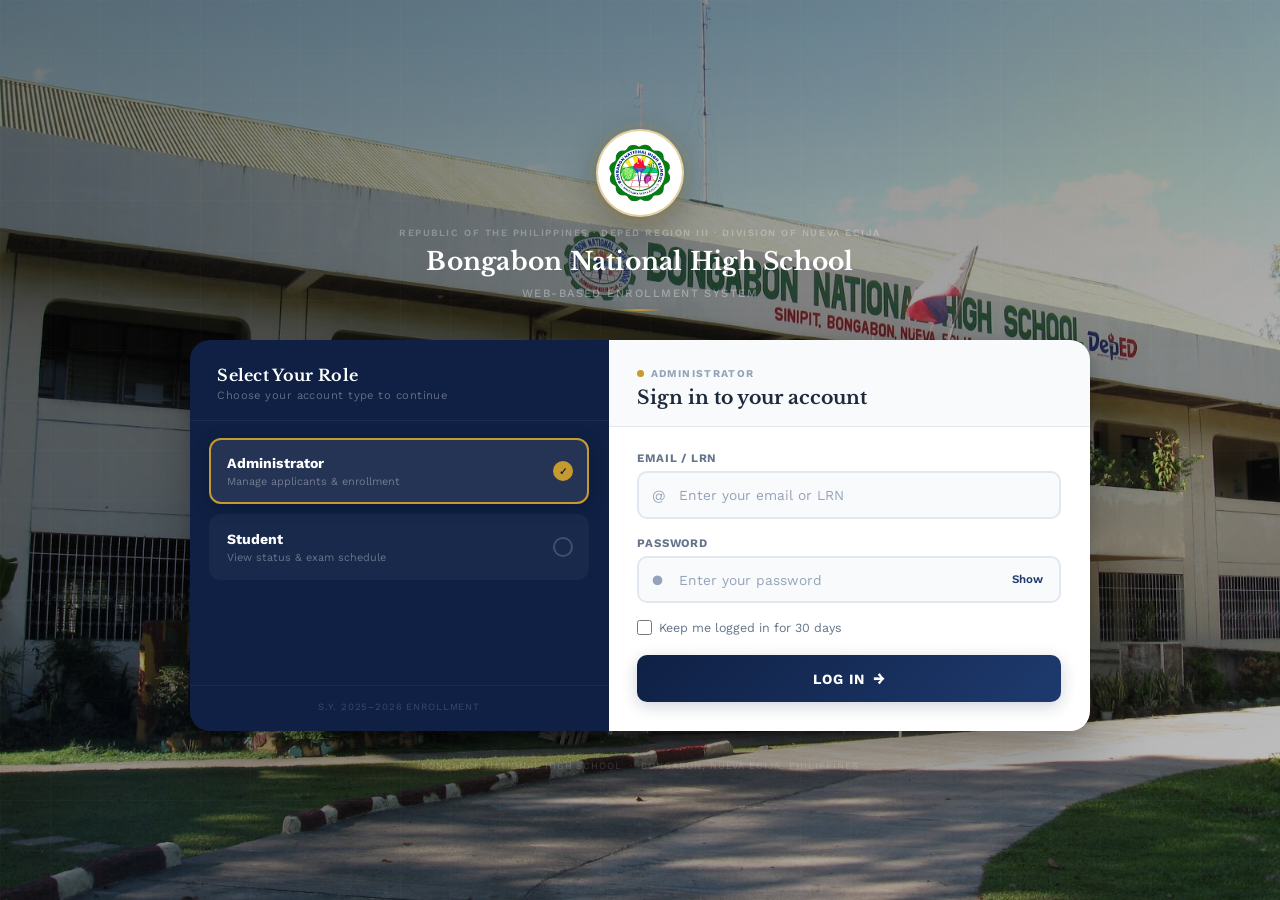
<file: index.html>
<!DOCTYPE html>
<html lang="en">
<head>
    <meta charset="UTF-8">
    <meta name="viewport" content="width=device-width, initial-scale=1.0">
    <title>Login — Bongabon National High School</title>
    <link rel="preconnect" href="https://fonts.googleapis.com">
    <link rel="preconnect" href="https://fonts.gstatic.com" crossorigin>
    <link href="https://fonts.googleapis.com/css2?family=Libre+Baskerville:wght@700&family=Work+Sans:wght@300;400;500;600;700&display=swap" rel="stylesheet">
    <style>
        :root {
            --navy:        #0f2044;
            --navy-mid:    #163055;
            --navy-light:  #1e3a6e;
            --gold:        #c59a2e;
            --gold-hover:  #d4a835;
            --gold-light:  #f0d98a;
            --gold-faint:  #fdf7e3;
            --white:       #ffffff;
            --gray-50:     #f8fafc;
            --gray-100:    #f1f5f9;
            --gray-200:    #e2e8f0;
            --gray-400:    #94a3b8;
            --gray-500:    #64748b;
            --gray-600:    #475569;
            --gray-800:    #1e293b;
            --error:       #dc2626;
            --error-bg:    #fee2e2;
            --input-focus: #3b82f6;
        }

        *, *::before, *::after { box-sizing: border-box; margin: 0; padding: 0; }
        html { height: 100%; }

        body {
            font-family: 'Work Sans', sans-serif;
            min-height: 100vh;
            /* darker overlay for improved legibility */
            background-image: linear-gradient(150deg, rgba(0,0,0,0.55) 0%, rgba(0,0,0,0.40) 40%, rgba(0,0,0,0.30) 70%, rgba(0,0,0,0.25) 100%), url('assets/bghs.jpg');
            background-size: cover;
            background-position: center;
            background-repeat: no-repeat;
            display: flex;
            flex-direction: column;
            align-items: center;
            justify-content: center;
            padding: 2rem 1.25rem;
            position: relative;
            overflow-x: hidden;
        }

        /* ── BACKGROUND ── */
        .bg-grid {
            position: fixed; inset: 0; z-index: 0;
            background-image:
                linear-gradient(rgba(255,255,255,.018) 1px, transparent 1px),
                linear-gradient(90deg, rgba(255,255,255,.018) 1px, transparent 1px);
            background-size: 50px 50px;
            pointer-events: none;
        }
        .bg-orb { position: fixed; border-radius: 50%; pointer-events: none; z-index: 0; }
        .bg-orb-1 {
            width: 600px; height: 600px;
            background: radial-gradient(circle, rgba(197,154,46,.08) 0%, transparent 65%);
            top: -200px; right: -150px;
            animation: drift 24s ease-in-out infinite;
        }
        .bg-orb-2 {
            width: 500px; height: 500px;
            background: radial-gradient(circle, rgba(30,100,200,.07) 0%, transparent 65%);
            bottom: -160px; left: -120px;
            animation: drift 18s ease-in-out infinite reverse;
        }
        @keyframes drift {
            0%,100% { transform: translate(0,0); }
            50%      { transform: translate(-30px, 30px); }
        }

        /* ── PAGE WRAPPER ── */
        .page {
            position: relative; z-index: 1;
            width: 100%;
            max-width: 900px;
            display: flex;
            flex-direction: column;
            align-items: center;
            gap: 1.8rem;
            animation: pageIn .65s cubic-bezier(.22,.68,0,1.1) both;
        }
        @keyframes pageIn {
            from { opacity: 0; transform: translateY(20px); }
            to   { opacity: 1; transform: translateY(0); }
        }

        /* ── HEADER ── */
        .header {
            display: flex;
            flex-direction: column;
            align-items: center;
            gap: .6rem;
            text-align: center;
        }
        .logo-wrap {
            width: 88px; height: 88px;
            border-radius: 50%;
            border: 2.5px solid rgba(197,154,46,.45);
            background: var(--white);
            display: flex; align-items: center; justify-content: center;
            overflow: hidden;
            box-shadow: 0 0 0 7px rgba(197,154,46,.09), 0 10px 36px rgba(0,0,0,.3);
            color: inherit;
            text-decoration: none;
        }
        .logo-wrap:focus-visible {
            outline: 3px solid var(--gold-light);
            outline-offset: 5px;
        }
        .logo-wrap img { width: 78%; height: 78%; object-fit: contain; }
        .logo-wrap .logo-fb {
            font-size: .5rem; color: var(--navy);
            letter-spacing: .06em; text-transform: uppercase;
            text-align: center; line-height: 1.6;
            display: none;
        }
        .header-dept {
            font-size: .6rem; font-weight: 600;
            letter-spacing: .16em; text-transform: uppercase;
            color: rgba(255,255,255,.28);
        }
        .header-school {
            font-family: 'Libre Baskerville', serif;
            font-size: clamp(1.2rem, 3vw, 1.55rem);
            font-weight: 700; color: var(--white);
            letter-spacing: .01em; line-height: 1.2;
        }
        .header-system {
            font-size: .7rem; font-weight: 500;
            color: rgba(255,255,255,.35);
            letter-spacing: .13em; text-transform: uppercase;
        }
        .header-rule {
            width: 48px; height: 1.5px;
            background: linear-gradient(90deg, transparent, var(--gold), transparent);
        }

        /* ── MAIN CARD ── */
        .main-card {
            width: 100%;
            border-radius: 20px;
            box-shadow: 0 28px 70px rgba(0,0,0,.3), 0 4px 16px rgba(0,0,0,.14);
            overflow: hidden;
            display: grid;
            grid-template-columns: 1fr 1.15fr;
        }

        /* ══════════════════════════
           LEFT COLUMN — ROLE PICKER
        ══════════════════════════ */
        .col-roles {
            background: var(--navy);
            display: flex;
            flex-direction: column;
        }
        .col-roles-top {
            padding: 1.6rem 1.7rem 1.1rem;
            border-bottom: 1px solid rgba(255,255,255,.06);
        }
        .col-roles-top h2 {
            font-family: 'Libre Baskerville', serif;
            font-size: 1rem; font-weight: 700;
            color: var(--white); letter-spacing: .02em;
        }
        .col-roles-top p {
            font-size: .7rem; color: rgba(255,255,255,.35);
            margin-top: .25rem; letter-spacing: .04em;
        }

        .role-list {
            padding: 1.1rem 1.2rem;
            display: flex; flex-direction: column; gap: .65rem;
            flex: 1;
        }

        .role-btn {
            width: 100%;
            display: flex; align-items: center; gap: .8rem;
            padding: .9rem 1rem;
            border-radius: 12px;
            border: 2px solid transparent;
            background: rgba(255,255,255,.04);
            cursor: pointer;
            font-family: 'Work Sans', sans-serif;
            text-align: left;
            transition: background .2s, border-color .2s, transform .15s, box-shadow .2s;
            position: relative;
        }
        .role-btn:hover {
            background: rgba(255,255,255,.08);
            transform: translateX(3px);
        }
        .role-btn.active {
            background: rgba(255,255,255,.09);
            border-color: var(--gold);
            box-shadow: 0 4px 18px rgba(0,0,0,.2);
        }
        .role-btn.student.active { border-color: var(--gold-light); }

        .role-check {
            position: absolute; right: .9rem; top: 50%;
            transform: translateY(-50%);
            width: 20px; height: 20px; border-radius: 50%;
            background: transparent; border: 2px solid rgba(255,255,255,.18);
            display: flex; align-items: center; justify-content: center;
            font-size: .65rem; color: transparent;
            transition: all .2s;
        }
        .role-btn.active .role-check {
            background: var(--gold); border-color: var(--gold);
            color: var(--navy); font-weight: 900;
        }

        .role-icon {
            width: 38px; height: 38px; border-radius: 9px;
            display: flex; align-items: center; justify-content: center;
            font-size: 1.2rem; flex-shrink: 0;
            background: rgba(255,255,255,.06);
            transition: background .2s;
        }
        .role-icon-text { font-weight: 800; font-size: .9rem; color: var(--white); letter-spacing: .03em; }
        .role-btn.active .role-icon { background: rgba(197,154,46,.18); }

        .role-text { flex: 1; min-width: 0; }
        .role-text strong {
            display: block; font-size: .88rem;
            font-weight: 700; color: var(--white); margin-bottom: .12rem;
        }
        .role-text span {
            font-size: .68rem; color: rgba(255,255,255,.35);
            font-weight: 400;
            white-space: nowrap; overflow: hidden; text-overflow: ellipsis;
        }

        .col-roles-bottom {
            padding: .9rem 1.2rem 1.2rem;
            border-top: 1px solid rgba(255,255,255,.05);
            font-size: .6rem; color: rgba(255,255,255,.18);
            letter-spacing: .09em; text-transform: uppercase;
            text-align: center;
        }

        /* ══════════════════════════
           RIGHT COLUMN — LOGIN FORM
        ══════════════════════════ */
        .col-form {
            background: var(--white);
            display: flex; flex-direction: column;
        }
        .col-form-top {
            background: var(--gray-50);
            border-bottom: 1px solid var(--gray-200);
            padding: 1.4rem 1.8rem 1.1rem;
        }
        .col-form-top .role-tag {
            display: inline-flex; align-items: center; gap: .4rem;
            font-size: .65rem; font-weight: 700;
            letter-spacing: .13em; text-transform: uppercase;
            color: var(--gray-400);
            margin-bottom: .35rem;
        }
        .role-tag .rdot {
            width: 7px; height: 7px; border-radius: 50%;
            background: var(--gold); flex-shrink: 0;
            transition: background .25s;
        }
        body.role-student .rdot { background: #b8881a; }
        .col-form-top h2 {
            font-family: 'Libre Baskerville', serif;
            font-size: 1.18rem; font-weight: 700;
            color: var(--gray-800);
        }

        .form-body {
            padding: 1.5rem 1.8rem 1.8rem;
            flex: 1;
            display: flex; flex-direction: column; justify-content: center;
        }

        /* Error banner */
        .server-error {
            display: none;
            align-items: flex-start; gap: .55rem;
            background: var(--error-bg);
            border: 1px solid #fca5a5;
            border-left: 4px solid var(--error);
            border-radius: 8px;
            padding: .7rem .9rem;
            margin-bottom: 1.15rem;
            font-size: .8rem; color: var(--error); font-weight: 500;
            line-height: 1.4;
        }
        .server-error.show { display: flex; animation: shake .3s ease; }

        .form-group { margin-bottom: 1.05rem; }
        .form-label {
            display: block; font-size: .72rem;
            font-weight: 700; color: var(--gray-500);
            margin-bottom: .38rem;
            letter-spacing: .07em; text-transform: uppercase;
        }

        .input-wrap { position: relative; }
        .password-wrap .form-input { padding-right: 4.2rem; }
        .input-icon {
            position: absolute; left: .9rem; top: 50%;
            transform: translateY(-50%);
            font-size: .88rem; pointer-events: none;
            color: var(--gray-400); line-height: 1;
        }
        .form-input {
            width: 100%;
            padding: .8rem 1rem .8rem 2.5rem;
            font-size: .92rem;
            font-family: 'Work Sans', sans-serif;
            color: var(--gray-800);
            background: var(--gray-50);
            border: 2px solid var(--gray-200);
            border-radius: 10px;
            outline: none;
            transition: border-color .2s, box-shadow .2s, background .15s;
        }
        .form-input:focus {
            background: var(--white);
            border-color: var(--input-focus);
            box-shadow: 0 0 0 3px rgba(59,130,246,.1);
        }
        .form-input.error { border-color: var(--error); background: #fff8f8; }
        .form-input::placeholder { color: var(--gray-400); font-size: .86rem; }

        .password-toggle {
            position: absolute;
            top: 50%;
            right: .75rem;
            transform: translateY(-50%);
            padding: .35rem .4rem;
            border: 0;
            border-radius: 6px;
            background: transparent;
            color: var(--navy-light);
            cursor: pointer;
            font: 600 .72rem 'Work Sans', sans-serif;
        }
        .password-toggle:hover { background: var(--gray-100); }
        .password-toggle:focus-visible {
            outline: 2px solid var(--input-focus);
            outline-offset: 2px;
        }

        .field-error {
            display: none; font-size: .73rem;
            color: var(--error); font-weight: 500;
            margin-top: .28rem; padding-left: .15rem;
        }
        .field-error.show { display: block; animation: shake .3s ease; }

        .options-row {
            display: flex; align-items: center;
            margin-bottom: 1.25rem;
        }
        .checkbox-wrapper { display: flex; align-items: center; gap: .4rem; }
        .checkbox-input {
            width: 15px; height: 15px;
            accent-color: var(--navy); cursor: pointer;
        }
        .checkbox-label {
            font-size: .78rem; color: var(--gray-500);
            cursor: pointer; user-select: none;
        }

        .btn-login {
            width: 100%;
            padding: .88rem;
            font-size: .88rem; font-weight: 700;
            letter-spacing: .07em; text-transform: uppercase;
            color: var(--white);
            background: linear-gradient(135deg, var(--navy) 0%, var(--navy-light) 100%);
            border: none; border-radius: 10px;
            cursor: pointer; font-family: 'Work Sans', sans-serif;
            box-shadow: 0 4px 16px rgba(15,32,68,.2);
            transition: transform .15s, box-shadow .2s, background .2s;
            display: flex; align-items: center; justify-content: center; gap: .5rem;
        }
        .btn-login:hover {
            transform: translateY(-2px);
            box-shadow: 0 8px 24px rgba(15,32,68,.3);
            background: linear-gradient(135deg, var(--navy-mid) 0%, #1e4d8a 100%);
        }
        .btn-login:active { transform: translateY(0); }
        .btn-arrow { font-size: 1rem; transition: transform .2s; }
        .btn-login:hover .btn-arrow { transform: translateX(3px); }

        /* Student role — gold button */
        body.role-student .btn-login {
            background: linear-gradient(135deg, #9a7015 0%, var(--gold) 100%);
            color: var(--navy);
            box-shadow: 0 4px 16px rgba(197,154,46,.25);
        }
        body.role-student .btn-login:hover {
            background: linear-gradient(135deg, var(--gold) 0%, var(--gold-hover) 100%);
            box-shadow: 0 8px 24px rgba(197,154,46,.35);
        }

        /* ── PAGE FOOTER ── */
        .page-footer {
            font-size: .6rem; color: rgba(255,255,255,.16);
            letter-spacing: .1em; text-transform: uppercase; text-align: center;
        }

        /* ── ANIMATIONS ── */
        @keyframes shake {
            0%,100% { transform: translateX(0); }
            25%      { transform: translateX(-5px); }
            75%      { transform: translateX(5px); }
        }
        @keyframes formSwap {
            from { opacity: 0; transform: translateY(5px); }
            to   { opacity: 1; transform: translateY(0); }
        }
        .form-swap { animation: formSwap .22s ease both; }

        /* ── RESPONSIVE ── */
        @media (max-width: 680px) {
            .main-card { grid-template-columns: 1fr; }
            .col-roles-bottom { display: none; }
        }
        @media (max-width: 480px) {
            body { padding: 1.25rem .75rem; }
            .header-school { font-size: 1.1rem; }
            .logo-wrap { width: 74px; height: 74px; }
            .col-form-top { padding: 1.1rem 1.3rem .9rem; }
            .form-body { padding: 1.2rem 1.3rem 1.5rem; }
            .col-roles-top { padding: 1.2rem 1.3rem .9rem; }
            .role-list { padding: .9rem 1rem; }
        }
    </style>
</head>
<body>
    <div class="bg-grid"></div>
    <div class="bg-orb bg-orb-1"></div>
    <div class="bg-orb bg-orb-2"></div>

    <div class="page">

        <!-- ── HEADER ── -->
        <header class="header">
            <a class="logo-wrap" href="admission.html" aria-label="Admissions — Bongabon National High School">
                <img src="assets/logo1.png" alt="BNHS Logo"
                     onerror="this.style.display='none';this.nextElementSibling.style.display='block';">
                <div class="logo-fb">School<br>Logo</div>
            </a>
            <div class="header-dept">Republic of the Philippines &middot; DepEd Region III &middot; Division of Nueva Ecija</div>
            <div class="header-school">Bongabon National High School</div>
            <div class="header-system">Web-Based Enrollment System</div>
            <div class="header-rule"></div>
        </header>

        <!-- ── MAIN CARD ── -->
        <div class="main-card">

            <!-- LEFT — Role Selection -->
            <div class="col-roles">
                <div class="col-roles-top">
                    <h2>Select Your Role</h2>
                    <p>Choose your account type to continue</p>
                </div>
                <div class="role-list">

                    <button class="role-btn admin active" data-role="admin" type="button">
                        <div class="role-text">
                            <strong>Administrator</strong>
                            <span>Manage applicants &amp; enrollment</span>
                        </div>
                        <div class="role-check">✓</div>
                    </button>

                    <button class="role-btn student" data-role="student" type="button">
                        <div class="role-text">
                            <strong>Student</strong>
                            <span>View status &amp; exam schedule</span>
                        </div>
                        <div class="role-check">✓</div>
                    </button>

                </div>
                <div class="col-roles-bottom">S.Y. 2025–2026 Enrollment</div>
            </div>

            <!-- RIGHT — Login Form -->
            <div class="col-form">
                <div class="col-form-top">
                    <div class="role-tag">
                        <span class="rdot"></span>
                        <span id="roleLabelSmall">Administrator</span>
                    </div>
                    <h2>Sign in to your account</h2>
                </div>

                <div class="form-body">
                    <div class="server-error" id="serverError" role="alert">
                        <span style="flex-shrink:0;font-size:.9rem;">!</span>
                        <span id="serverErrorText"></span>
                    </div>

                    <form id="loginForm" novalidate>
                        <input type="hidden" name="role" id="loginRoleInput" value="admin">

                        <!-- Identifier field -->
                        <div class="form-group">
                            <label for="emailOrLrn" class="form-label" id="identifierLabel">Email / LRN</label>
                            <div class="input-wrap">
                                <span class="input-icon" id="identifierIcon">@</span>
                                <input type="text" id="emailOrLrn" name="emailOrLrn"
                                       class="form-input" placeholder="Enter your email or LRN"
                                       autocomplete="username">
                            </div>
                            <div class="field-error" id="emailError">Please enter your email or LRN.</div>
                        </div>

                        <!-- Password field -->
                        <div class="form-group">
                            <label for="password" class="form-label">Password</label>
                            <div class="input-wrap password-wrap">
                                <span class="input-icon">●</span>
                                <input type="password" id="password" name="password"
                                       class="form-input" placeholder="Enter your password"
                                       autocomplete="current-password">
                                <button type="button" class="password-toggle" id="passwordToggle"
                                        aria-label="Show password" aria-pressed="false">Show</button>
                            </div>
                            <div class="field-error" id="passwordError">Please enter your password.</div>
                        </div>

                        <!-- Keep logged in -->
                        <div class="options-row">
                            <label class="checkbox-wrapper">
                                <input type="checkbox" id="keepLoggedIn" name="keepLoggedIn" class="checkbox-input">
                                <span class="checkbox-label">Keep me logged in for 30 days</span>
                            </label>
                        </div>

                        <button type="submit" class="btn-login">
                            Log In <span class="btn-arrow">→</span>
                        </button>
                    </form>
                </div>
            </div>

        </div><!-- /main-card -->

        <div class="page-footer">Bongabon National High School &nbsp;&middot;&nbsp; Bongabon, Nueva Ecija, Philippines</div>

    </div><!-- /page -->

<script>
    const roleBtns      = document.querySelectorAll('.role-btn');
    const loginForm     = document.getElementById('loginForm');
    const roleInput     = document.getElementById('loginRoleInput');
    const roleLabelSm   = document.getElementById('roleLabelSmall');
    const emailInput    = document.getElementById('emailOrLrn');
    const passInput     = document.getElementById('password');
    const passToggle    = document.getElementById('passwordToggle');
    const emailError    = document.getElementById('emailError');
    const passError     = document.getElementById('passwordError');
    const serverError   = document.getElementById('serverError');
    const serverErrText = document.getElementById('serverErrorText');
    const identLabel    = document.getElementById('identifierLabel');
    const identIcon     = document.getElementById('identifierIcon');

    function defaultIdentifierError() {
        return roleInput.value === 'student' ? 'Please enter your LRN.' : 'Please enter your email or LRN.';
    }

    // ── Apply role to form UI ──
    function applyRole(role) {
        roleInput.value = role;
        const isStudent = role === 'student';

        roleLabelSm.textContent  = isStudent ? 'Student' : 'Administrator';
        identLabel.textContent   = isStudent ? 'LRN' : 'Email / LRN';
        identIcon.textContent    = isStudent ? '#' : '✉';
        emailInput.placeholder   = isStudent ? 'Enter your 12-digit LRN' : 'Enter your email or LRN';
        emailError.textContent   = isStudent ? 'Please enter your LRN.' : 'Please enter your email or LRN.';

        if (isStudent) {
            emailInput.setAttribute('inputmode', 'numeric');
            emailInput.setAttribute('maxlength', '12');
            document.body.classList.add('role-student');
        } else {
            emailInput.removeAttribute('inputmode');
            emailInput.removeAttribute('maxlength');
            document.body.classList.remove('role-student');
        }

        // Animate form content swap
        const fb = document.querySelector('.form-body');
        fb.classList.remove('form-swap');
        void fb.offsetWidth; // force reflow
        fb.classList.add('form-swap');
    }

    function clearErrors() {
        emailInput.classList.remove('error');
        passInput.classList.remove('error');
        emailError.textContent = defaultIdentifierError();
        passError.textContent = 'Please enter your password.';
        emailError.classList.remove('show');
        passError.classList.remove('show');
        serverError.classList.remove('show');
    }

    passToggle.addEventListener('click', () => {
        const reveal = passInput.type === 'password';
        passInput.type = reveal ? 'text' : 'password';
        passToggle.textContent = reveal ? 'Hide' : 'Show';
        passToggle.setAttribute('aria-label', reveal ? 'Hide password' : 'Show password');
        passToggle.setAttribute('aria-pressed', String(reveal));
    });

    // ── Role button clicks ──
    roleBtns.forEach(btn => {
        btn.addEventListener('click', () => {
            roleBtns.forEach(b => b.classList.remove('active'));
            btn.classList.add('active');
            applyRole(btn.dataset.role);
            clearErrors();
            emailInput.value = '';
            passInput.value  = '';
            emailInput.focus();
        });
    });

    // ── Live input cleanup ──
    emailInput.addEventListener('input', function() {
        if (roleInput.value === 'student') {
            this.value = this.value.replace(/\D/g, '').slice(0, 12);
        }
        this.classList.remove('error');
        emailError.textContent = defaultIdentifierError();
        emailError.classList.remove('show');
        serverError.classList.remove('show');
    });
    passInput.addEventListener('input', function() {
        this.classList.remove('error');
        passError.textContent = 'Please enter your password.';
        passError.classList.remove('show');
        serverError.classList.remove('show');
    });

    // ── Form submit ──
    loginForm.addEventListener('submit', async function(e) {
        e.preventDefault();
        clearErrors();

        const role = roleInput.value;
        let valid = true;

        if (!emailInput.value.trim()) {
            emailInput.classList.add('error'); emailError.classList.add('show'); valid = false;
        } else if (role === 'student' && !/^\d{12}$/.test(emailInput.value.trim())) {
            emailInput.classList.add('error');
            emailError.textContent = 'LRN must be exactly 12 digits.';
            emailError.classList.add('show'); valid = false;
        }
        if (!passInput.value.trim()) {
            passInput.classList.add('error'); passError.classList.add('show'); valid = false;
        }
        if (!valid) return;

        const endpoint = role === 'student'
            ? 'controllers/student_login.php'
            : 'controllers/login_admin.php';

        const fd = new FormData();
        fd.append('emailOrLrn', emailInput.value.trim());
        fd.append('password', passInput.value);
        if (document.getElementById('keepLoggedIn').checked) fd.append('keepLoggedIn', '1');

        try {
            const resp = await fetch(endpoint, {
                method: 'POST', body: fd, credentials: 'same-origin',
                headers: { 'Accept': 'application/json', 'X-Requested-With': 'XMLHttpRequest' }
            });

            const ct = resp.headers.get('Content-Type') || '';
            if (ct.includes('application/json')) {
                const data = await resp.json();
                if (data && data.success) {
                    const target = data.redirect || (role === 'student' ? 'student/main.html' : 'form/dashboard.html');
                    if (role === 'student') {
                        for (let i = 0; i < 6; i++) {
                            try {
                                const r = await fetch('controllers/student_session.php', {
                                    credentials: 'same-origin',
                                    headers: { 'Accept': 'application/json' }
                                });
                                const j = await r.json().catch(() => ({ success: false }));
                                if (j && j.success) break;
                            } catch(ex) {}
                            await new Promise(res => setTimeout(res, 200));
                        }
                    }
                    window.location.href = target; return;
                }

                const reason  = (data && data.reason)  || 'failed';
                const message = (data && data.message) || 'Login failed. Please check your credentials.';

                if (reason === 'password') {
                    passInput.classList.add('error');
                    passError.textContent = 'Incorrect password.';
                    passError.classList.add('show');
                    passInput.focus();
                } else if (reason === 'not_found' || reason === 'invalid_email' || reason === 'invalid_lrn') {
                    emailInput.classList.add('error');
                    emailError.textContent = message;
                    emailError.classList.add('show');
                    emailInput.focus();
                }
                serverErrText.textContent = message; serverError.classList.add('show');
                return;
            }

            if (resp.redirected) { window.location.href = resp.url; return; }
            serverErrText.textContent = 'Login failed. Please try again.';
            serverError.classList.add('show');

        } catch(err) {
            serverErrText.textContent = 'Unable to reach server. Please try again later.';
            serverError.classList.add('show');
        }
    });

    // ── Handle ?login=failed URL param from server redirect ──
    (function() {
        const params = new URLSearchParams(window.location.search);
        if (params.get('login') === 'failed') {
            const reason = params.get('reason') || '';
            let msg = 'Invalid credentials. Please check your details.';
            if (reason === 'password')           msg = 'Incorrect password. Please try again.';
            else if (reason === 'not_found')     msg = 'Account not found. Please check your email or LRN.';
            else if (reason === 'invalid_email') msg = 'Enter a valid email address.';
            else if (reason === 'invalid_lrn')   msg = 'LRN must be exactly 12 digits.';
            else if (reason === 'database_unavailable') msg = 'The database is unavailable. Please try again later.';
            else if (reason === 'disabled')      msg = 'This account has been disabled. Contact the administrator.';
            serverErrText.textContent = msg;
            serverError.classList.add('show');
        }
    })();
</script>
</body>
</html>
</file>
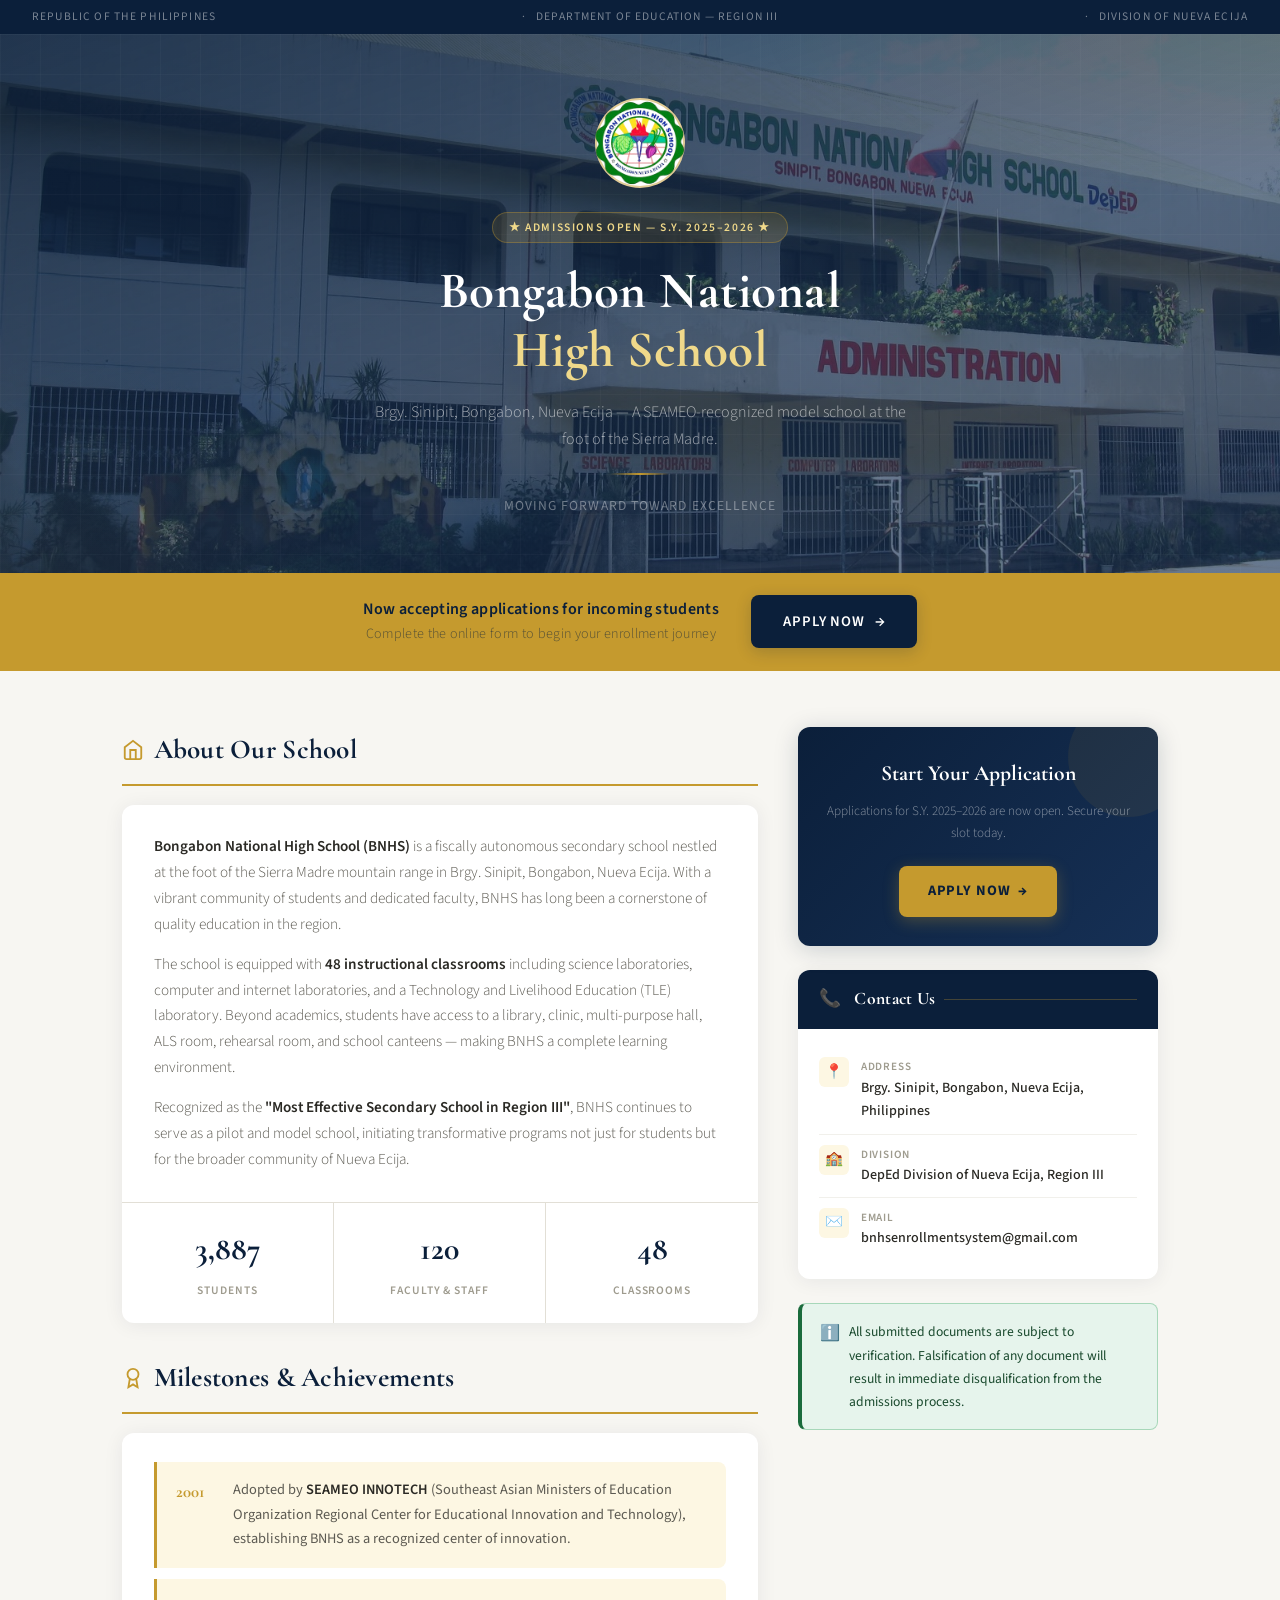
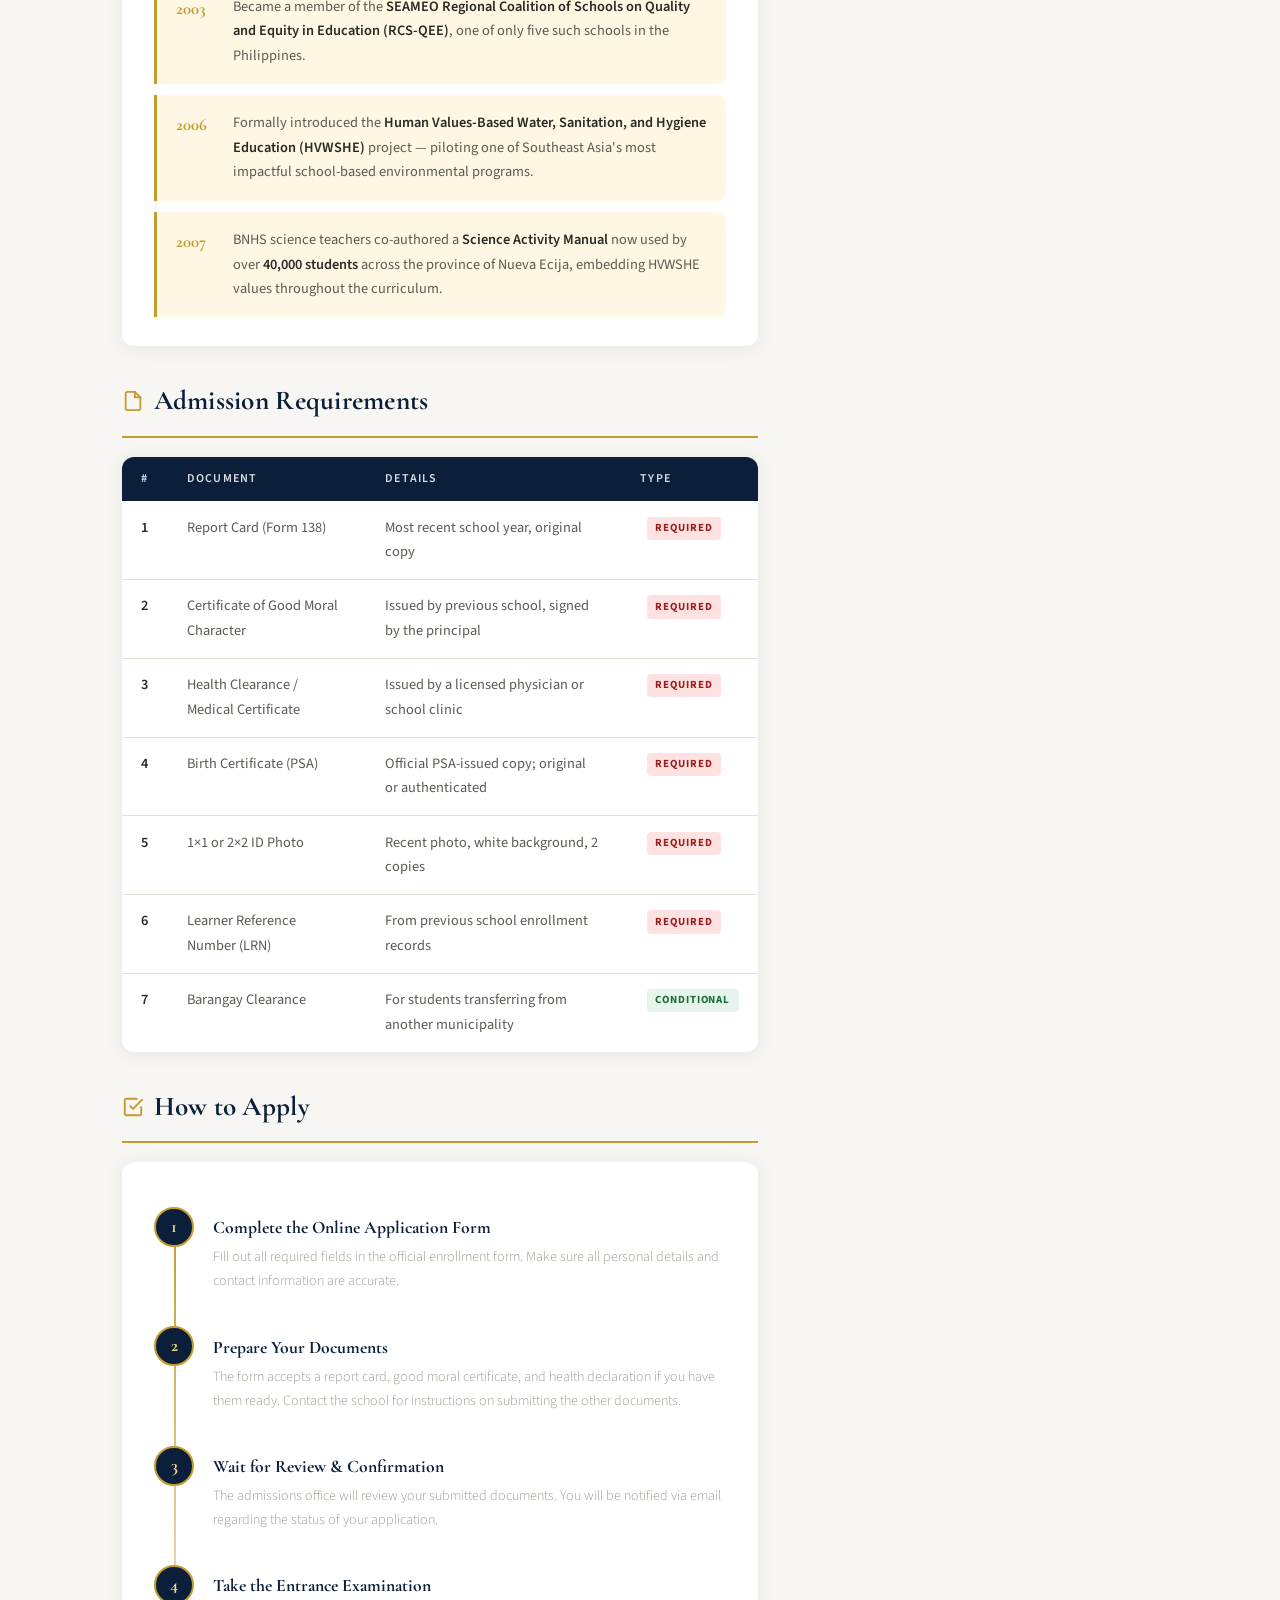
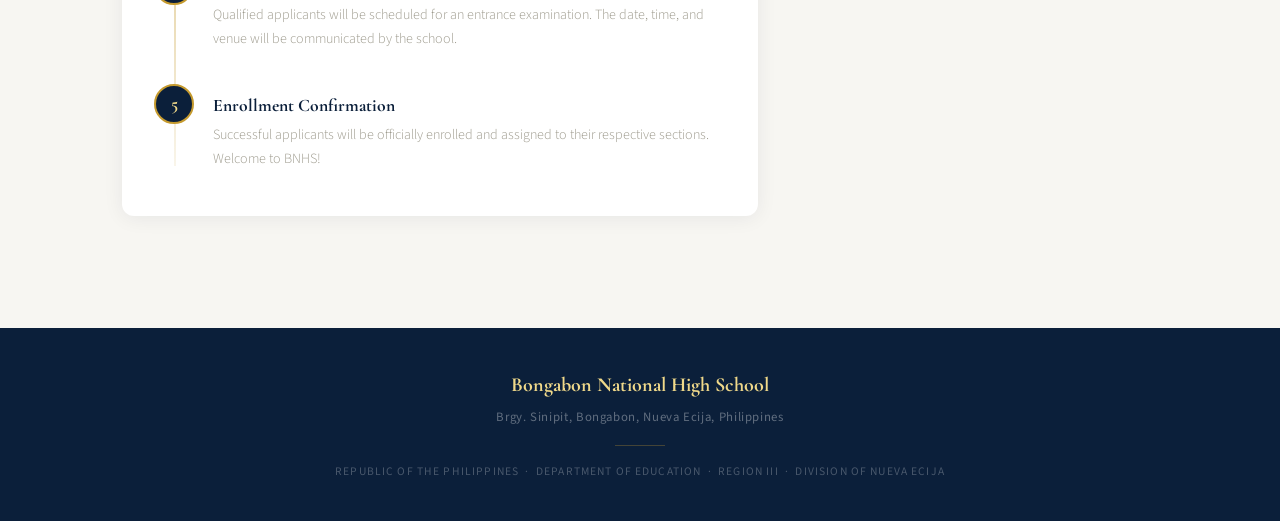
<file: admission.html>
<!doctype html>
<html lang="en">
<head>
  <meta charset="utf-8">
  <meta name="viewport" content="width=device-width,initial-scale=1">
  <title>Admissions — Bongabon National High School</title>
  <link href="https://fonts.googleapis.com/css2?family=Cormorant+Garamond:wght@600;700&family=Source+Sans+3:wght@300;400;500;600&display=swap" rel="stylesheet">
  <style>
    :root {
      --navy:        #0b1f3a;
      --navy-mid:    #163055;
      --gold:        #c59a2e;
      --gold-light:  #f0d98a;
      --gold-faint:  #fdf7e3;
      --green:       #1a6b3c;
      --green-light: #e6f4ec;
      --white:       #ffffff;
      --off-white:   #f7f6f2;
      --gray-100:    #f1f0eb;
      --gray-200:    #e2dfd6;
      --gray-400:    #9e9b8e;
      --gray-600:    #5c5a52;
      --gray-800:    #2a2924;
      --red:         #9b1c1c;
    }

    *, *::before, *::after { box-sizing: border-box; margin: 0; padding: 0; }

    html { scroll-behavior: smooth; }

    .admissions-mobile { display: none; }

    body {
      font-family: 'Source Sans 3', sans-serif;
      background: var(--off-white);
      color: var(--gray-800);
      line-height: 1.7;
    }

    /* ─── TOPBAR ─── */
    .topbar {
      background: var(--navy);
      padding: .45rem 2rem;
      display: flex;
      align-items: center;
      justify-content: space-between;
      font-size: .72rem;
      color: rgba(255,255,255,.45);
      letter-spacing: .1em;
      text-transform: uppercase;
    }
    .topbar span + span::before { content: '·'; margin: 0 .6rem; }

    /* ─── HEADER / HERO ─── */
    .hero {
      background: linear-gradient(160deg, rgba(11,31,58,0.85) 0%, rgba(22,48,85,0.65) 60%), url('assets/bghs.jpg');
      background-size: cover;
      background-position: center;
      position: relative;
      overflow: hidden;
      padding: 0;
    }
    .hero::before {
      content: '';
      position: absolute; inset: 0;
      background-image:
        radial-gradient(ellipse 70% 50% at 100% 0%, rgba(197,154,46,.12) 0%, transparent 60%),
        radial-gradient(ellipse 50% 70% at 0% 100%, rgba(197,154,46,.06) 0%, transparent 60%);
      pointer-events: none;
    }
    /* subtle grid texture */
    .hero::after {
      content: '';
      position: absolute; inset: 0;
      background-image: linear-gradient(rgba(255,255,255,.025) 1px, transparent 1px),
                        linear-gradient(90deg, rgba(255,255,255,.025) 1px, transparent 1px);
      background-size: 40px 40px;
      pointer-events: none;
    }

    .hero-inner {
      position: relative;
      z-index: 1;
      max-width: 1100px;
      margin: 0 auto;
      padding: 4rem 2rem 3.5rem;
      display: flex;
      flex-direction: column;
      align-items: center;
      text-align: center;
      gap: 1.2rem;
    }

    /* Logo placeholder */
    .logo-slot {
      width: 90px; height: 90px;
      border-radius: 50%;
      border: 2.5px solid rgba(197,154,46,.5);
      background: var(--white);
      display: flex; align-items: center; justify-content: center;
      font-size: .62rem;
      color: var(--navy);
      letter-spacing: .07em;
      text-transform: uppercase;
      text-align: center;
      line-height: 1.4;
      padding: .5rem;
      margin-bottom: .3rem;
      transition: border-color .3s;
    }
    .logo-slot img { height: 90px; display: block; }

    .hero-badge {
      display: inline-block;
      background: rgba(197,154,46,.15);
      border: 1px solid rgba(197,154,46,.35);
      color: var(--gold-light);
      font-size: .72rem;
      font-weight: 600;
      letter-spacing: .14em;
      text-transform: uppercase;
      padding: .3rem 1rem;
      border-radius: 999px;
    }

    .hero h1 {
      font-family: 'Cormorant Garamond', serif;
      font-size: clamp(2rem, 5vw, 3.2rem);
      color: var(--white);
      font-weight: 700;
      line-height: 1.15;
      letter-spacing: .01em;
    }
    .hero h1 .school-highlight { color: var(--gold-light); }

    .hero-sub {
      font-size: 1rem;
      color: rgba(255,255,255,.6);
      max-width: 560px;
      font-weight: 300;
    }

    .hero-divider {
      width: 60px;
      height: 2px;
      background: linear-gradient(90deg, transparent, var(--gold), transparent);
    }

    .hero-tagline {
      font-size: .85rem;
      color: rgba(255,255,255,.38);
      letter-spacing: .08em;
      text-transform: uppercase;
    }

    /* ─── APPLY STRIP ─── */
    .apply-strip {
      background: var(--gold);
      padding: 1.4rem 2rem;
      text-align: center;
      display: flex;
      align-items: center;
      justify-content: center;
      gap: 2rem;
      flex-wrap: wrap;
    }
    .apply-strip p {
      font-size: 1rem;
      font-weight: 600;
      color: var(--navy);
      letter-spacing: .02em;
    }
    .apply-strip p span {
      font-weight: 300;
      font-size: .88rem;
      display: block;
      color: rgba(11,31,58,.6);
    }
    .btn-apply {
      display: inline-flex;
      align-items: center;
      gap: .6rem;
      background: var(--navy);
      color: var(--white);
      text-decoration: none;
      padding: .8rem 2rem;
      border-radius: 8px;
      font-family: 'Source Sans 3', sans-serif;
      font-weight: 600;
      font-size: .92rem;
      letter-spacing: .06em;
      text-transform: uppercase;
      transition: background .2s, transform .15s, box-shadow .2s;
      box-shadow: 0 4px 16px rgba(11,31,58,.2);
    }
    .btn-apply:hover {
      background: #0f2d57;
      transform: translateY(-2px);
      box-shadow: 0 8px 24px rgba(11,31,58,.3);
    }
    .btn-apply::after { content: '→'; font-size: 1rem; }

    /* ─── LAYOUT ─── */
    .content {
      max-width: 1100px;
      margin: 0 auto;
      padding: 3.5rem 2rem 5rem;
      display: grid;
      grid-template-columns: 1fr 360px;
      gap: 2.5rem;
      align-items: start;
    }
    .admissions-main {
      display: grid;
      grid-template-columns: minmax(0, 1fr);
    }
    .admissions-about { order: -2; }
    .admissions-achievements { order: -1; }

    /* ─── SECTION TITLES ─── */
    .section-title {
      font-family: 'Cormorant Garamond', serif;
      font-size: 1.7rem;
      color: var(--navy);
      font-weight: 700;
      letter-spacing: .01em;
      margin-bottom: 1.2rem;
      padding-bottom: .7rem;
      border-bottom: 2px solid var(--gold);
      display: flex;
      align-items: center;
      gap: .6rem;
    }
    .section-title .icon {
      width: 22px; height: 22px;
      flex-shrink: 0;
    }

    /* ─── ABOUT CARD ─── */
    .card {
      background: var(--white);
      border-radius: 12px;
      box-shadow: 0 2px 20px rgba(11,31,58,.07);
      overflow: hidden;
      margin-bottom: 2rem;
    }
    .card-body { padding: 1.8rem 2rem; }
    .card p {
      color: var(--gray-600);
      font-size: .95rem;
      margin-bottom: .9rem;
      font-weight: 300;
    }
    .card p:last-child { margin-bottom: 0; }
    .card strong { color: var(--gray-800); font-weight: 600; }

    /* ─── STAT ROW ─── */
    .stat-row {
      display: grid;
      grid-template-columns: repeat(3, 1fr);
      border-top: 1px solid var(--gray-200);
    }
    .stat-item {
      padding: 1.2rem 1.5rem;
      text-align: center;
      border-right: 1px solid var(--gray-200);
    }
    .stat-item:last-child { border-right: none; }
    .stat-num {
      font-family: 'Cormorant Garamond', serif;
      font-size: 2rem;
      font-weight: 700;
      color: var(--navy);
      display: block;
    }
    .stat-label {
      font-size: .72rem;
      color: var(--gray-400);
      letter-spacing: .08em;
      text-transform: uppercase;
      font-weight: 600;
    }

    /* ─── ACHIEVEMENTS ─── */
    .achievement-list {
      display: flex;
      flex-direction: column;
      gap: .7rem;
    }
    .achievement-item {
      display: flex;
      align-items: flex-start;
      gap: .9rem;
      padding: 1rem 1.2rem;
      background: var(--gold-faint);
      border-left: 3px solid var(--gold);
      border-radius: 0 8px 8px 0;
      font-size: .9rem;
      color: var(--gray-600);
      font-weight: 400;
    }
    .achievement-item .year {
      flex-shrink: 0;
      font-family: 'Cormorant Garamond', serif;
      font-size: 1.05rem;
      font-weight: 700;
      color: var(--gold);
      min-width: 42px;
    }

    /* ─── REQUIREMENTS TABLE ─── */
    .req-table {
      width: 100%;
      border-collapse: collapse;
      font-size: .9rem;
    }
    .req-table thead tr {
      background: var(--navy);
    }
    .req-table th {
      padding: .75rem 1.2rem;
      color: rgba(255,255,255,.85);
      text-align: left;
      font-weight: 600;
      font-size: .75rem;
      letter-spacing: .1em;
      text-transform: uppercase;
    }
    .req-table tbody tr {
      border-bottom: 1px solid var(--gray-200);
      transition: background .15s;
    }
    .req-table tbody tr:last-child { border-bottom: none; }
    .req-table tbody tr:hover td { background: var(--gold-faint); }
    .req-table td {
      padding: .9rem 1.2rem;
      color: var(--gray-600);
      vertical-align: top;
    }
    .req-table td:first-child {
      font-weight: 600;
      color: var(--gray-800);
      white-space: nowrap;
    }
    .req-tag {
      display: inline-block;
      font-size: .68rem;
      font-weight: 700;
      letter-spacing: .08em;
      text-transform: uppercase;
      padding: .15rem .55rem;
      border-radius: 4px;
      margin-left: .4rem;
      vertical-align: middle;
    }
    .req-tag.required { background: #fee2e2; color: var(--red); }
    .req-tag.optional { background: var(--green-light); color: var(--green); }

    /* ─── STEPS ─── */
    .steps {
      display: flex;
      flex-direction: column;
      gap: 0;
      position: relative;
    }
    .steps::before {
      content: '';
      position: absolute;
      left: 20px; top: 22px; bottom: 22px;
      width: 2px;
      background: linear-gradient(to bottom, var(--gold), rgba(197,154,46,.1));
    }
    .step {
      display: flex;
      gap: 1.2rem;
      align-items: flex-start;
      padding: 1rem 0;
      position: relative;
    }
    .step-num {
      flex-shrink: 0;
      width: 40px; height: 40px;
      border-radius: 50%;
      background: var(--navy);
      color: var(--gold-light);
      font-family: 'Cormorant Garamond', serif;
      font-size: 1.1rem;
      font-weight: 700;
      display: flex; align-items: center; justify-content: center;
      border: 2px solid var(--gold);
      position: relative;
      z-index: 1;
    }
    .step-content { padding-top: .4rem; }
    .step-content h3 {
      font-family: 'Cormorant Garamond', serif;
      font-size: 1.1rem;
      color: var(--navy);
      font-weight: 700;
      margin-bottom: .2rem;
    }
    .step-content p {
      font-size: .88rem;
      color: var(--gray-400);
      font-weight: 300;
    }

    /* ─── SIDEBAR ─── */
    .sidebar {
      position: sticky;
      top: 2rem;
      display: flex;
      flex-direction: column;
      gap: 1.5rem;
    }
    .sidebar-card {
      background: var(--white);
      border-radius: 12px;
      box-shadow: 0 2px 20px rgba(11,31,58,.07);
      overflow: hidden;
    }
    .sidebar-card-header {
      background: var(--navy);
      padding: .9rem 1.3rem;
      font-family: 'Cormorant Garamond', serif;
      font-size: 1.1rem;
      color: var(--white);
      font-weight: 700;
      letter-spacing: .02em;
      display: flex;
      align-items: center;
      gap: .5rem;
    }
    .sidebar-card-header .hline {
      flex: 1;
      height: 1px;
      background: rgba(197,154,46,.3);
    }
    .sidebar-card-body { padding: 1.2rem 1.3rem; }

    .info-list { list-style: none; }
    .info-list li {
      display: flex;
      align-items: flex-start;
      gap: .8rem;
      padding: .55rem 0;
      border-bottom: 1px solid var(--gray-100);
      font-size: .88rem;
    }
    .info-list li:last-child { border-bottom: none; }
    .info-list .il-label {
      font-weight: 600;
      color: var(--gray-600);
      min-width: 80px;
      font-size: .78rem;
      letter-spacing: .04em;
      text-transform: uppercase;
      padding-top: .1rem;
    }
    .info-list .il-value { color: var(--gray-800); }

    .contact-item {
      display: flex;
      align-items: flex-start;
      gap: .75rem;
      padding: .6rem 0;
      border-bottom: 1px solid var(--gray-100);
      font-size: .88rem;
    }
    .contact-item:last-child { border-bottom: none; }
    .contact-icon {
      width: 30px; height: 30px;
      border-radius: 6px;
      background: var(--gold-faint);
      display: flex; align-items: center; justify-content: center;
      flex-shrink: 0;
      font-size: .9rem;
    }
    .contact-label {
      font-size: .7rem;
      color: var(--gray-400);
      letter-spacing: .07em;
      text-transform: uppercase;
      font-weight: 600;
      display: block;
    }
    .contact-value { color: var(--gray-800); font-weight: 500; }
    a.contact-value { text-decoration: none; }
    a.contact-value:is(:hover, :focus-visible) { text-decoration: underline; }

    /* Notice box */
    .notice-box {
      background: var(--green-light);
      border: 1px solid #a7d7b9;
      border-left: 4px solid var(--green);
      border-radius: 8px;
      padding: 1rem 1.1rem;
      font-size: .85rem;
      color: #1a4a2e;
      display: flex;
      gap: .6rem;
      align-items: flex-start;
    }
    .notice-box .ni { flex-shrink: 0; font-size: 1rem; }

    /* CTA card in sidebar */
    .cta-card {
      background: linear-gradient(135deg, var(--navy) 0%, var(--navy-mid) 100%);
      border-radius: 12px;
      padding: 1.8rem 1.5rem;
      text-align: center;
      box-shadow: 0 4px 24px rgba(11,31,58,.18);
      position: relative;
      overflow: hidden;
    }
    .cta-card::before {
      content: '';
      position: absolute; right: -30px; top: -30px;
      width: 120px; height: 120px;
      border-radius: 50%;
      background: rgba(197,154,46,.08);
    }
    .cta-card h3 {
      font-family: 'Cormorant Garamond', serif;
      font-size: 1.35rem;
      color: var(--white);
      margin-bottom: .5rem;
      font-weight: 700;
      position: relative;
    }
    .cta-card p {
      font-size: .82rem;
      color: rgba(255,255,255,.5);
      margin-bottom: 1.3rem;
      font-weight: 300;
      position: relative;
    }
    .btn-apply-cta {
      display: inline-flex;
      align-items: center;
      gap: .5rem;
      background: var(--gold);
      color: var(--navy);
      text-decoration: none;
      padding: .85rem 1.8rem;
      border-radius: 8px;
      font-family: 'Source Sans 3', sans-serif;
      font-weight: 700;
      font-size: .9rem;
      letter-spacing: .06em;
      text-transform: uppercase;
      transition: transform .15s, box-shadow .2s;
      box-shadow: 0 4px 16px rgba(197,154,46,.3);
      position: relative;
    }
    .btn-apply-cta:hover {
      transform: translateY(-2px);
      box-shadow: 0 8px 28px rgba(197,154,46,.4);
    }
    .btn-apply-cta::after { content: '→'; }

    /* ─── FOOTER ─── */
    footer {
      background: var(--navy);
      padding: 2.5rem 2rem;
      text-align: center;
    }
    .footer-inner { max-width: 700px; margin: 0 auto; }
    .footer-school {
      font-family: 'Cormorant Garamond', serif;
      font-size: 1.25rem;
      color: var(--gold-light);
      font-weight: 700;
      margin-bottom: .3rem;
    }
    .footer-address {
      font-size: .8rem;
      color: rgba(255,255,255,.35);
      letter-spacing: .05em;
    }
    .footer-divider {
      width: 50px;
      height: 1px;
      background: rgba(197,154,46,.3);
      margin: 1rem auto;
    }
    .footer-dept {
      font-size: .72rem;
      color: rgba(255,255,255,.25);
      letter-spacing: .1em;
      text-transform: uppercase;
    }

    /* ─── ANIMATIONS ─── */
    .hero-inner > * { animation: fadeUp .6s ease both; }
    .hero-inner > .logo-slot { animation-delay: .05s; }
    .hero-inner > .hero-badge { animation-delay: .12s; }
    .hero-inner > h1 { animation-delay: .19s; }
    .hero-inner > .hero-sub { animation-delay: .26s; }
    .hero-inner > .hero-divider { animation-delay: .33s; }
    .hero-inner > .hero-tagline { animation-delay: .40s; }
    @keyframes fadeUp {
      from { opacity: 0; transform: translateY(18px); }
      to   { opacity: 1; transform: translateY(0); }
    }

    @media (prefers-reduced-motion: reduce) {
      html { scroll-behavior: auto; }
      .hero-inner > * { animation: none; }
    }
  </style>
  <link rel="stylesheet" href="assets/admission-mobile.css" media="(max-width: 900px)">
</head>
<body>

<!-- TOP MICRO BAR -->
<div class="topbar">
  <span>Republic of the Philippines</span>
  <span>Department of Education — Region III</span>
  <span>Division of Nueva Ecija</span>
</div>

<!-- HERO HEADER -->
<header class="hero">
  <div class="hero-inner">

    <!-- LOGO -->
    <div class="logo-slot" id="logoSlot">
      <img src="assets/logo1.png" alt="BNHS logo" />
    </div>
    <div class="admissions-mobile admissions-brand">Bongabon National<br>High School</div>
    <a class="admissions-mobile admissions-sign-in" href="index.html">Sign in</a>

    <span class="hero-badge"><span class="admissions-desktop" aria-hidden="true">&#9733; </span>Admissions Open — S.Y. 2025–2026<span class="admissions-desktop" aria-hidden="true"> &#9733;</span></span>

    <h1><span class="admissions-desktop">Bongabon National<br><span class="school-highlight">High School</span></span><span class="admissions-mobile">School admissions</span></h1>

    <p class="hero-sub">
      <span class="admissions-desktop">Brgy. Sinipit, Bongabon, Nueva Ecija — A SEAMEO-recognized model school at the foot of the Sierra Madre.</span>
      <span class="admissions-mobile">Check the requirements and complete your application online.</span>
    </p>

    <div class="hero-divider"></div>

    <p class="hero-tagline">Moving Forward Toward Excellence</p>

  </div>
</header>

<!-- APPLY CTA STRIP -->
  <div class="apply-strip">
  <p>
    Now accepting applications for incoming students
    <span>Complete the online form to begin your enrollment journey</span>
  </p>
  <a href="application_form.html" class="btn-apply">Apply Now</a>
</div>

<nav class="admissions-mobile admissions-nav" aria-label="On this page">
  <a href="#requirements">Requirements</a>
  <a href="#how-to-apply">How to apply</a>
  <a href="#contact">Contact</a>
</nav>

<!-- MAIN CONTENT -->
<main class="content">

  <!-- LEFT COLUMN -->
  <div class="admissions-main">

    <!-- ADMISSION REQUIREMENTS -->
    <section id="requirements" aria-labelledby="requirements-title">
      <h2 class="section-title" id="requirements-title">
        <svg class="icon" viewBox="0 0 24 24" fill="none" stroke="#c59a2e" stroke-width="2" stroke-linecap="round"><path d="M14 2H6a2 2 0 0 0-2 2v16a2 2 0 0 0 2 2h12a2 2 0 0 0 2-2V8z"/><polyline points="14 2 14 8 20 8"/></svg>
        Admission Requirements
      </h2>

      <div class="card">
        <table class="req-table" aria-labelledby="requirements-title" role="table">
          <thead>
            <tr>
              <th scope="col">#</th>
              <th scope="col">Document</th>
              <th scope="col">Details</th>
              <th scope="col">Type</th>
            </tr>
          </thead>
          <tbody>
            <tr>
              <td>1</td>
              <td>Report Card (Form 138)</td>
              <td>Most recent school year, original copy</td>
              <td><span class="req-tag required">Required</span></td>
            </tr>
            <tr>
              <td>2</td>
              <td>Certificate of Good Moral Character</td>
              <td>Issued by previous school, signed by the principal</td>
              <td><span class="req-tag required">Required</span></td>
            </tr>
            <tr>
              <td>3</td>
              <td>Health Clearance / Medical Certificate</td>
              <td>Issued by a licensed physician or school clinic</td>
              <td><span class="req-tag required">Required</span></td>
            </tr>
            <tr>
              <td>4</td>
              <td>Birth Certificate (PSA)</td>
              <td>Official PSA-issued copy; original or authenticated</td>
              <td><span class="req-tag required">Required</span></td>
            </tr>
            <tr>
              <td>5</td>
              <td>1×1 or 2×2 ID Photo</td>
              <td>Recent photo, white background, 2 copies</td>
              <td><span class="req-tag required">Required</span></td>
            </tr>
            <tr>
              <td>6</td>
              <td>Learner Reference Number (LRN)</td>
              <td>From previous school enrollment records</td>
              <td><span class="req-tag required">Required</span></td>
            </tr>
            <tr>
              <td>7</td>
              <td>Barangay Clearance</td>
              <td>For students transferring from another municipality</td>
              <td><span class="req-tag optional">Conditional</span></td>
            </tr>
          </tbody>
        </table>
      </div>
    </section>

    <!-- STEPS -->
    <section id="how-to-apply" aria-labelledby="steps-title">
      <h2 class="section-title" id="steps-title">
        <svg class="icon" viewBox="0 0 24 24" fill="none" stroke="#c59a2e" stroke-width="2" stroke-linecap="round"><polyline points="9 11 12 14 22 4"/><path d="M21 12v7a2 2 0 0 1-2 2H5a2 2 0 0 1-2-2V5a2 2 0 0 1 2-2h11"/></svg>
        How to Apply
      </h2>

      <div class="card card-body">
        <div class="steps">
          <div class="step">
            <div class="step-num">1</div>
            <div class="step-content">
              <h3>Complete the Online Application Form</h3>
              <p>Fill out all required fields in the official enrollment form. Make sure all personal details and contact information are accurate.</p>
            </div>
          </div>
          <div class="step">
            <div class="step-num">2</div>
            <div class="step-content">
              <h3>Prepare Your Documents</h3>
              <p>The form accepts a report card, good moral certificate, and health declaration if you have them ready. Contact the school for instructions on submitting the other documents.</p>
            </div>
          </div>
          <div class="step">
            <div class="step-num">3</div>
            <div class="step-content">
              <h3>Wait for Review &amp; Confirmation</h3>
              <p>The admissions office will review your submitted documents. You will be notified via email regarding the status of your application.</p>
            </div>
          </div>
          <div class="step">
            <div class="step-num">4</div>
            <div class="step-content">
              <h3>Take the Entrance Examination</h3>
              <p>Qualified applicants will be scheduled for an entrance examination. The date, time, and venue will be communicated by the school.</p>
            </div>
          </div>
          <div class="step">
            <div class="step-num">5</div>
            <div class="step-content">
              <h3>Enrollment Confirmation</h3>
              <p>Successful applicants will be officially enrolled and assigned to their respective sections. Welcome to BNHS!</p>
            </div>
          </div>
        </div>
      </div>
    </section>

    <!-- ABOUT THE SCHOOL -->
    <section class="admissions-about" aria-labelledby="about-title">
      <h2 class="section-title" id="about-title">
        <svg class="icon" viewBox="0 0 24 24" fill="none" stroke="#c59a2e" stroke-width="2" stroke-linecap="round"><path d="M3 9l9-7 9 7v11a2 2 0 0 1-2 2H5a2 2 0 0 1-2-2z"/><polyline points="9 22 9 12 15 12 15 22"/></svg>
        About Our School
      </h2>

      <div class="card">
        <div class="card-body">
          <p>
            <strong>Bongabon National High School (BNHS)</strong> is a fiscally autonomous secondary school nestled at the foot of the Sierra Madre mountain range in Brgy. Sinipit, Bongabon, Nueva Ecija. With a vibrant community of students and dedicated faculty, BNHS has long been a cornerstone of quality education in the region.
          </p>
          <p>
            The school is equipped with <strong>48 instructional classrooms</strong> including science laboratories, computer and internet laboratories, and a Technology and Livelihood Education (TLE) laboratory. Beyond academics, students have access to a library, clinic, multi-purpose hall, ALS room, rehearsal room, and school canteens — making BNHS a complete learning environment.
          </p>
          <p>
            Recognized as the <strong>"Most Effective Secondary School in Region III"</strong>, BNHS continues to serve as a pilot and model school, initiating transformative programs not just for students but for the broader community of Nueva Ecija.
          </p>
        </div>
        <div class="stat-row">
          <div class="stat-item">
            <span class="stat-num">3,887</span>
            <span class="stat-label">Students</span>
          </div>
          <div class="stat-item">
            <span class="stat-num">120</span>
            <span class="stat-label">Faculty &amp; Staff</span>
          </div>
          <div class="stat-item">
            <span class="stat-num">48</span>
            <span class="stat-label">Classrooms</span>
          </div>
        </div>
      </div>
    </section>

    <!-- ACHIEVEMENTS -->
    <section class="admissions-achievements" aria-labelledby="achievements-title">
      <h2 class="section-title" id="achievements-title">
        <svg class="icon" viewBox="0 0 24 24" fill="none" stroke="#c59a2e" stroke-width="2" stroke-linecap="round"><circle cx="12" cy="8" r="6"/><path d="M15.477 12.89L17 22l-5-3-5 3 1.523-9.11"/></svg>
        Milestones &amp; Achievements
      </h2>

      <div class="card card-body">
        <div class="achievement-list">
          <div class="achievement-item">
            <span class="year">2001</span>
            <span>Adopted by <strong>SEAMEO INNOTECH</strong> (Southeast Asian Ministers of Education Organization Regional Center for Educational Innovation and Technology), establishing BNHS as a recognized center of innovation.</span>
          </div>
          <div class="achievement-item">
            <span class="year">2003</span>
            <span>Became a member of the <strong>SEAMEO Regional Coalition of Schools on Quality and Equity in Education (RCS-QEE)</strong>, one of only five such schools in the Philippines.</span>
          </div>
          <div class="achievement-item">
            <span class="year">2006</span>
            <span>Formally introduced the <strong>Human Values-Based Water, Sanitation, and Hygiene Education (HVWSHE)</strong> project — piloting one of Southeast Asia's most impactful school-based environmental programs.</span>
          </div>
          <div class="achievement-item">
            <span class="year">2007</span>
            <span>BNHS science teachers co-authored a <strong>Science Activity Manual</strong> now used by over <strong>40,000 students</strong> across the province of Nueva Ecija, embedding HVWSHE values throughout the curriculum.</span>
          </div>
        </div>
      </div>
    </section>

  </div><!-- /left column -->

  <!-- SIDEBAR -->
  <aside class="sidebar">

    <!-- APPLY CTA -->
    <div class="cta-card">
      <h3>Start Your Application</h3>
      <p>Applications for S.Y. 2025–2026 are now open. Secure your slot today.</p>
      <a href="application_form.html" class="btn-apply-cta">Apply Now</a>
    </div>

    <!-- Key Dates removed per request -->

    <!-- CONTACT -->
    <section class="sidebar-card" id="contact" aria-labelledby="contact-title">
      <h2 class="sidebar-card-header" id="contact-title">
        📞 &nbsp; Contact Us
        <span class="hline" aria-hidden="true"></span>
      </h2>
      <div class="sidebar-card-body">
        <div class="contact-item">
          <div class="contact-icon">📍</div>
          <div>
            <span class="contact-label">Address</span>
            <span class="contact-value">Brgy. Sinipit, Bongabon, Nueva Ecija, Philippines</span>
          </div>
        </div>
        <div class="contact-item">
          <div class="contact-icon">🏫</div>
          <div>
            <span class="contact-label">Division</span>
            <span class="contact-value">DepEd Division of Nueva Ecija, Region III</span>
          </div>
        </div>
        <div class="contact-item">
          <div class="contact-icon">✉️</div>
          <div>
            <span class="contact-label">Email</span>
            <a class="contact-value" href="mailto:bnhsenrollmentsystem@gmail.com">bnhsenrollmentsystem@gmail.com</a>
          </div>
        </div>
      </div>
    </section>

    <!-- NOTICE -->
    <div class="notice-box">
      <span class="ni">ℹ️</span>
      <span>All submitted documents are subject to verification. Falsification of any document will result in immediate disqualification from the admissions process.</span>
    </div>

  </aside>

</main>

<!-- FOOTER -->
<footer>
  <div class="footer-inner">
    <div class="footer-school">Bongabon National High School</div>
    <div class="footer-address">Brgy. Sinipit, Bongabon, Nueva Ecija, Philippines</div>
    <div class="footer-divider"></div>
    <div class="footer-dept">Republic of the Philippines &nbsp;·&nbsp; Department of Education &nbsp;·&nbsp; Region III &nbsp;·&nbsp; Division of Nueva Ecija</div>
  </div>
</footer>

</body>
</html>
</file>
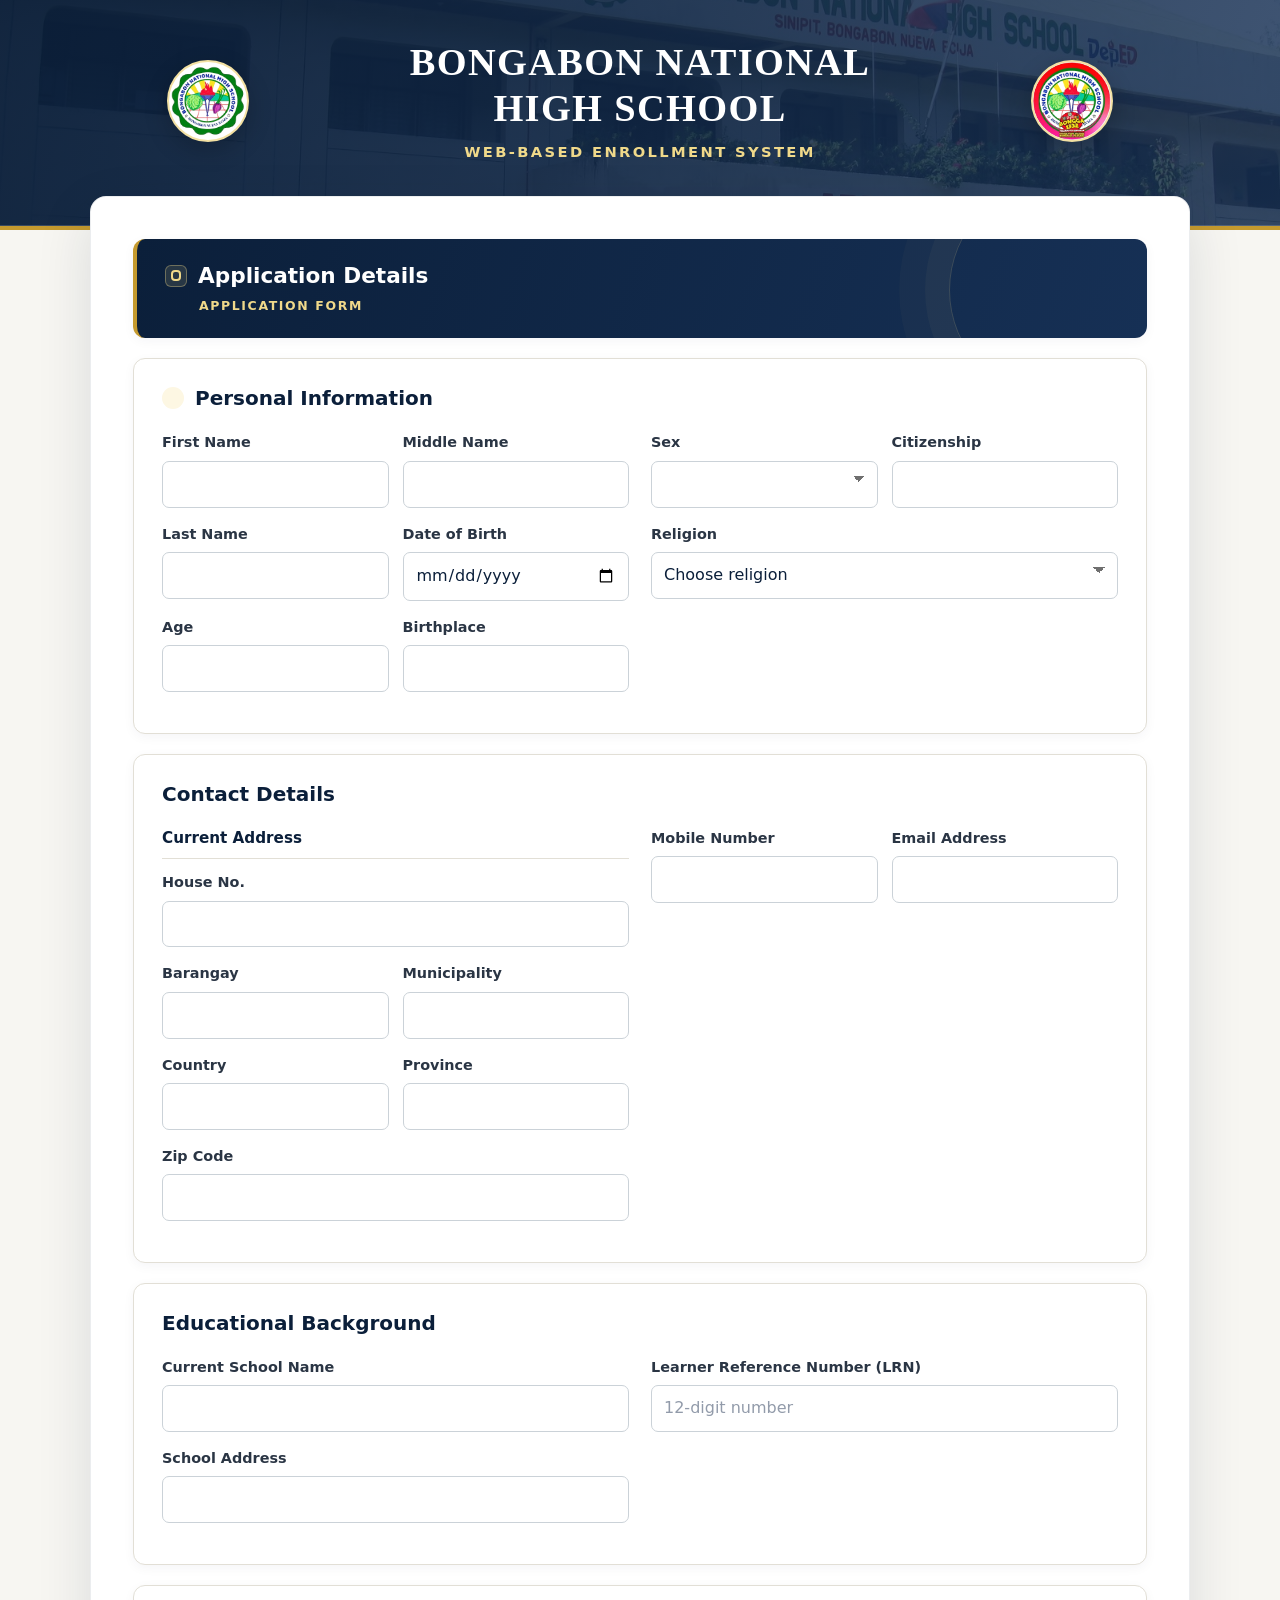
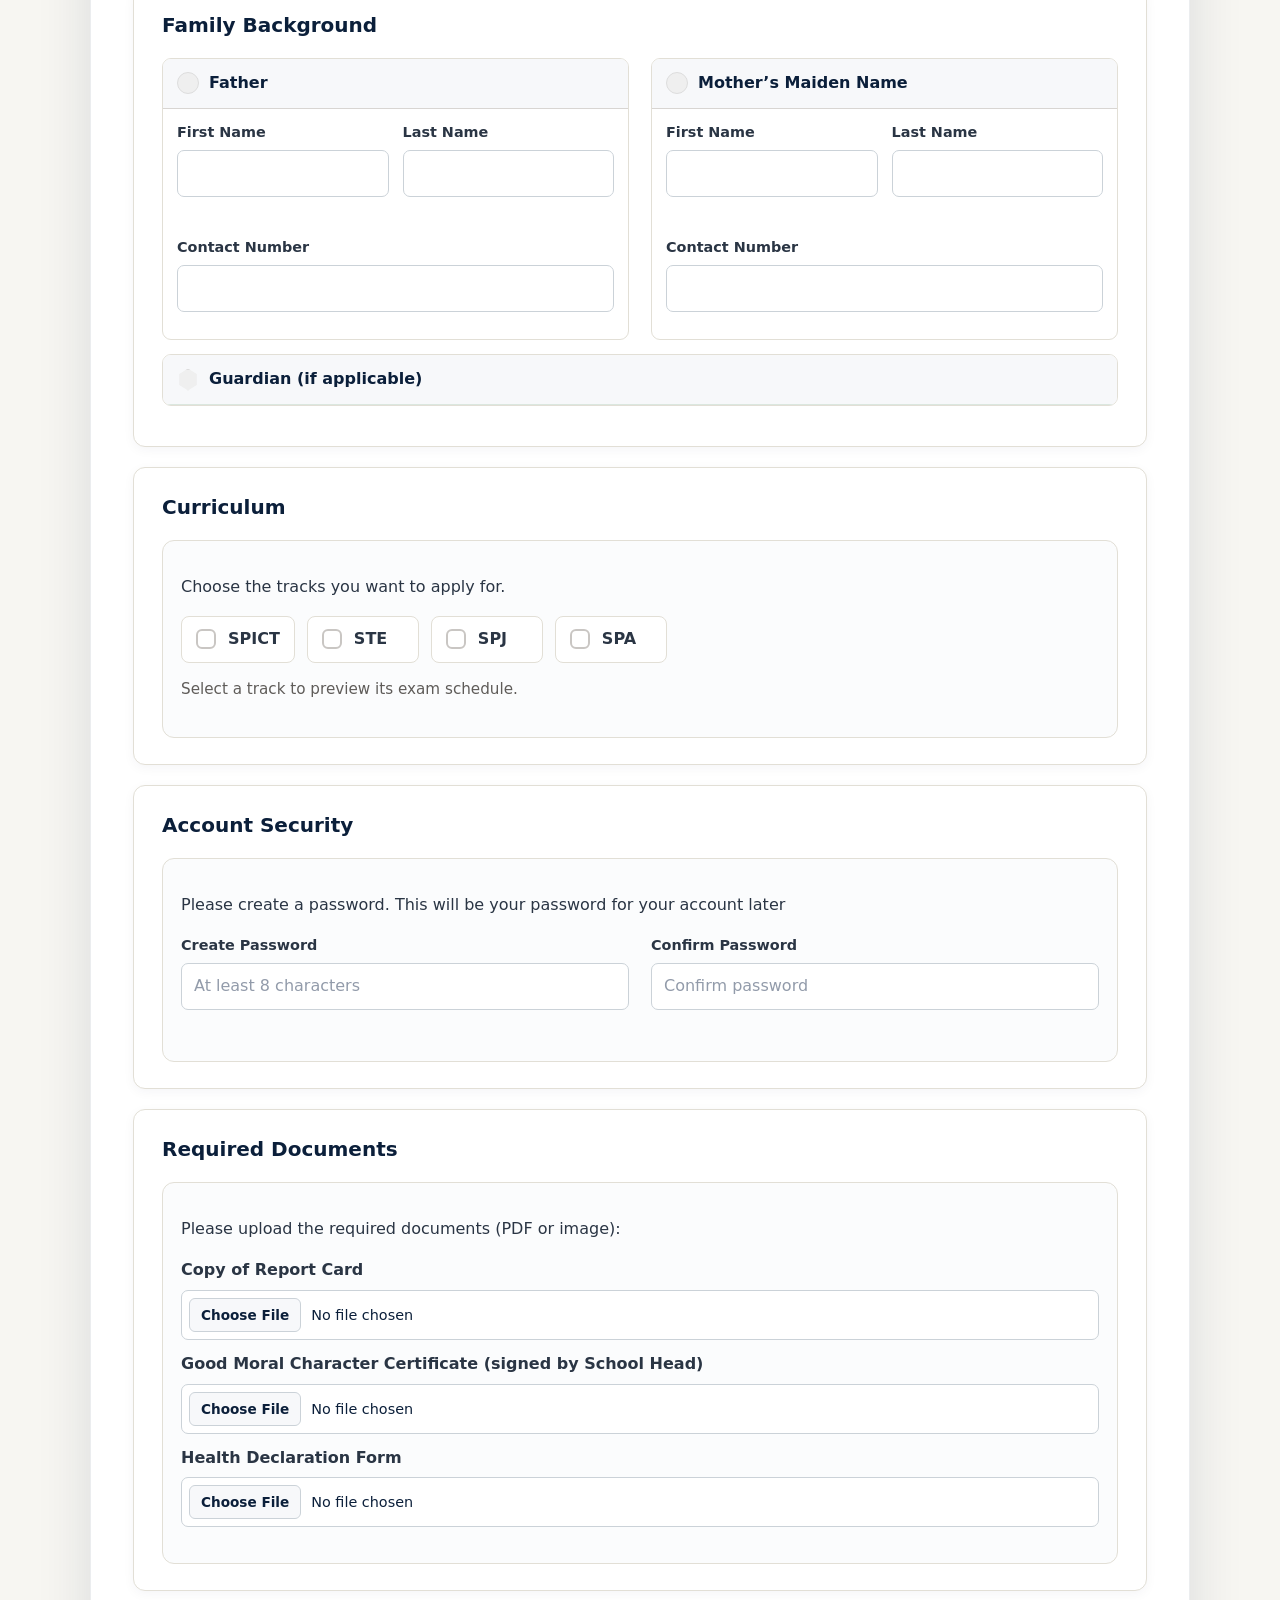
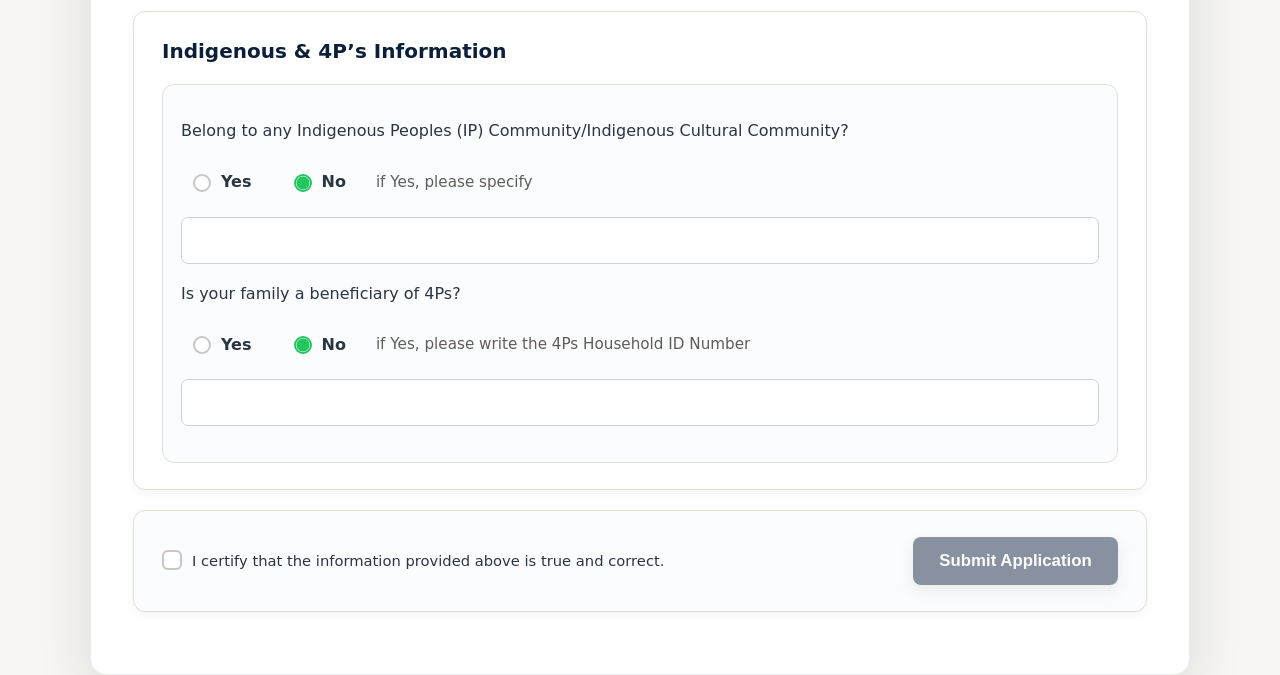
<file: application_form.html>
<!DOCTYPE html>
<html lang="en">
<head>
  <meta charset="UTF-8" />
  <title>Application Form</title>
  <meta name="viewport" content="width=device-width, initial-scale=1" />
  <link rel="stylesheet" href="form/main.css" />
  <link rel="stylesheet" href="assets/application.css" />
  <script src="assets/application.js" defer></script>
</head>
<body class="public-application">
  <header class="student-header">
    <div class="logo-placeholder" id="logo-left" aria-label="School logo">
      <img src="assets/logo1.png" alt="School logo" />
    </div>
    <div class="student-header__title">
      <h1 class="school-name">Bongabon National High School</h1>
      <p class="system-name">Web-Based Enrollment System</p>
    </div>
    <div class="logo-placeholder" id="logo-right" aria-label="DepEd logo">
      <img src="assets/logo2.png" alt="DepEd logo" />
    </div>
  </header>

  <header class="application-hero application-mobile">
    <div class="application-hero__bar">
      <a href="admission.html"><span aria-hidden="true">&larr;</span> Admissions</a>
      <img src="assets/logo1.png" alt="Bongabon National High School" width="36" height="36" />
    </div>
    <div class="application-hero__content">
      <p>Bongabon National High School</p>
      <h1>Online application</h1>
    </div>
  </header>

  <main class="page">
    <form id="applicationForm" method="post" action="controllers/application.php" enctype="multipart/form-data">
      <nav class="application-progress application-mobile" aria-label="Application progress">
        <div class="application-progress__top">
          <p><span id="applicationStepCount">Step 1 of 6</span><strong id="applicationStepLabel">Student details</strong></p>
          <details class="application-progress__menu" id="applicationStepMenu">
            <summary>All steps</summary>
            <ol>
              <li><button type="button" data-go-to-step="0">Student details</button></li>
              <li><button type="button" data-go-to-step="1">Contact details</button></li>
              <li><button type="button" data-go-to-step="2">School and tracks</button></li>
              <li><button type="button" data-go-to-step="3">Family details</button></li>
              <li><button type="button" data-go-to-step="4">Documents</button></li>
              <li><button type="button" data-go-to-step="5">Review and submit</button></li>
            </ol>
          </details>
        </div>
        <progress id="applicationProgressBar" max="6" value="1" aria-label="Application step"></progress>
      </nav>
      <!-- Application Details (copied from admin application form) -->
      <section class="card application-intro">
        <header class="card__header">
          <span class="icon icon--clipboard" aria-hidden="true"></span>
          <h2>Application Details</h2>
        </header>

        <div class="subheading">Application Form</div>
      </section>

      <!-- Personal Information -->
      <section class="card application-personal" data-application-step="0">
        <header class="card__header">
          <span class="icon icon--user" aria-hidden="true"></span>
          <h2>Personal Information</h2>
        </header>
        <p class="application-step-description application-mobile">Enter your name as it appears in your school records. Fields marked * are required.</p>

        <div class="grid grid-2">
          <!-- Left column -->
          <div class="application-personal__identity">
            <div class="field">
              <label for="first_name">First Name<span class="application-required application-mobile" aria-hidden="true"> *</span></label>
              <input id="first_name" type="text" name="first_name" autocomplete="given-name" required />
            </div>
            <div class="field">
              <label for="middle_name">Middle Name</label>
              <input id="middle_name" type="text" name="middle_name" autocomplete="additional-name" />
            </div>
            <div class="field">
              <label for="last_name">Last Name<span class="application-required application-mobile" aria-hidden="true"> *</span></label>
              <input id="last_name" type="text" name="last_name" autocomplete="family-name" required />
            </div>
            <div class="field">
              <label for="birthdate">Date of Birth</label>
              <input id="birthdate" type="date" name="birthdate" autocomplete="bday" />
            </div>
            <div class="field">
              <label for="age">Age</label>
              <input id="age" type="number" name="age" min="0" inputmode="numeric" />
            </div>
            <div class="field">
              <label for="birthplace">Birthplace</label>
              <input id="birthplace" type="text" name="birthplace" />
            </div>
          </div>

          <!-- Right column -->
          <div>
            <div class="grid grid-2 compact">
              <div class="field">
                <label for="sex">Sex</label>
                <div class="select-wrap">
                  <select id="sex" name="sex">
                    <option selected hidden> </option>
                    <option>Male</option>
                    <option>Female</option>
                    <option>Other</option>
                  </select>
                </div>
              </div>
              <div class="field">
                <label for="citizenship">Citizenship</label>
                <input id="citizenship" type="text" name="citizenship" />
              </div>
            </div>
            <div class="field">
              <label for="religion">Religion</label>
              <div class="select-wrap">
                <select id="religion" name="religion">
                  <option value="" selected hidden>Choose religion</option>
                  <option>Roman Catholic</option>
                  <option>Iglesia ni Cristo</option>
                  <option>Protestant</option>
                  <option>Born Again</option>
                  <option>Aglipayan (Philippine Independent Church)</option>
                  <option>Islam</option>
                  <option>Evangelical</option>
                  <option>Jehovah's Witnesses</option>
                  <option>Buddhism</option>
                  <option>Hinduism</option>
                  <option>None</option>
                  <option>Other</option>
                </select>
              </div>
            </div>
          </div>
        </div>
      </section>

      <!-- Contact Details -->
      <section class="card application-contact" data-application-step="1">
        <header class="card__header">
          <h2>Contact Details</h2>
        </header>
        <p class="application-step-description application-mobile">Use an email address and mobile number you can access for enrollment updates.</p>

        <div class="grid grid-2">
          <div class="application-address">
            <div class="group">
              <div class="label-bar">Current Address</div>
              <div class="field">
                <label for="house_no">House No.</label>
                <input id="house_no" type="text" name="house_no" autocomplete="address-line1" />
              </div>

              <div class="grid grid-2 compact">
                <div class="field">
                  <label for="barangay">Barangay</label>
                  <input id="barangay" type="text" name="barangay" autocomplete="address-level3" />
                </div>
                <div class="field">
                  <label for="municipality">Municipality</label>
                  <input id="municipality" type="text" name="municipality" autocomplete="address-level2" />
                </div>
              </div>

              <div class="grid grid-2 compact">
                <div class="field">
                  <label for="country">Country</label>
                  <input id="country" type="text" name="country" autocomplete="country-name" />
                </div>
                <div class="field">
                  <label for="province">Province</label>
                  <input id="province" type="text" name="province" autocomplete="address-level1" />
                </div>
              </div>

              <div class="field">
                <label for="zip_code">Zip Code</label>
                <input id="zip_code" type="text" name="zip_code" inputmode="numeric" autocomplete="postal-code" />
              </div>
            </div>
          </div>

          <div class="application-contact-methods">
            <div class="grid grid-2 compact">
              <div class="field with-icon">
                <label for="mobile">Mobile Number</label>
                <input id="mobile" type="text" name="mobile" inputmode="tel" autocomplete="tel" />
              </div>
              <div class="field">
                <label for="email">Email Address</label>
                <input id="email" type="email" name="email" autocomplete="email" />
              </div>
            </div>
          </div>
        </div>
      </section>

      <!-- Educational Background -->
      <section class="card" data-application-step="2">
        <header class="card__header">
          <h2>Educational Background</h2>
        </header>
        <p class="application-step-description application-mobile">Enter your 12-digit Learner Reference Number and your current school details.</p>

        <div class="grid grid-2">
          <div>
            <div class="field">
              <label for="school_name">Current School Name</label>
              <input id="school_name" type="text" name="school_name" />
            </div>
            <div class="field">
              <label for="school_address">School Address</label>
              <input id="school_address" type="text" name="school_address" />
            </div>
          </div>

          <div>
            <div class="field">
              <label for="lrnInput">Learner Reference Number (LRN)<span class="application-required application-mobile" aria-hidden="true"> *</span></label>
              <input id="lrnInput" type="text" name="lrn" inputmode="numeric" placeholder="12-digit number" maxlength="12" pattern="[0-9]{12}" required />
            </div>
          </div>
        </div>
      </section>

      <!-- Family Background -->
      <section class="card" data-application-step="3">
        <header class="card__header">
          <h2>Family Background</h2>
        </header>
        <p class="application-step-description application-mobile">Provide parent or guardian information where applicable.</p>

        <div class="grid grid-2 side-by-side">
          <!-- Father's Information -->
          <details class="pane" open>
            <summary><span class="icon icon--person" aria-hidden="true"></span> Father</summary>
            <div class="grid grid-2 compact">
              <div class="field">
                <label for="father_first">First Name</label>
                <input id="father_first" type="text" name="father_first" />
              </div>
              <div class="field">
                <label for="father_last">Last Name</label>
                <input id="father_last" type="text" name="father_last" />
              </div>
            </div>
            <div class="field with-icon">
              <label for="father_contact">Contact Number</label>
              <input id="father_contact" type="text" name="father_contact" inputmode="tel" />
            </div>
          </details>

          <!-- Mother's Maiden Name -->
          <details class="pane" open>
            <summary><span class="icon icon--person" aria-hidden="true"></span> Mother’s Maiden Name</summary>
            <div class="grid grid-2 compact">
              <div class="field">
                <label for="mother_first">First Name</label>
                <input id="mother_first" type="text" name="mother_first" />
              </div>
              <div class="field">
                <label for="mother_last">Last Name</label>
                <input id="mother_last" type="text" name="mother_last" />
              </div>
            </div>
            <div class="field with-icon">
              <label for="mother_contact">Contact Number</label>
              <input id="mother_contact" type="text" name="mother_contact" inputmode="tel" />
            </div>
          </details>
        </div>

        <!-- Guardian (if applicable) -->
        <details class="pane">
          <summary><span class="icon icon--shield" aria-hidden="true"></span> Guardian (if applicable)</summary>
          <div class="field">
            <label for="guardian_name">Name</label>
            <input id="guardian_name" type="text" name="guardian_name" />
          </div>
          <div class="field">
            <label for="guardian_relation">Relationship</label>
            <input id="guardian_relation" type="text" name="guardian_relation" />
          </div>
          <div class="field with-icon">
            <label for="guardian_contact">Contact Number</label>
            <input id="guardian_contact" type="text" name="guardian_contact" inputmode="tel" />
          </div>
        </details>
      </section>

      <!-- Section Selection -->
      <section class="card" data-application-step="2">
        <header class="card__header">
          <h2>Curriculum</h2>
        </header>

        <div class="inner-panel">
          <div class="question">
            <p>Choose the tracks you want to apply for.</p>
            <div class="application-tracks">

              <label class="checkbox">
                <input type="checkbox" name="sections[]" value="spict" />
                <span class="checkbox__box"></span>
                <span class="checkbox__label">SPICT</span>
              </label>

              <label class="checkbox">
                <input type="checkbox" name="sections[]" value="ste" />
                <span class="checkbox__box"></span>
                <span class="checkbox__label">STE</span>
              </label>

              <label class="checkbox">
                <input type="checkbox" name="sections[]" value="spj" />
                <span class="checkbox__box"></span>
                <span class="checkbox__label">SPJ</span>
              </label>

              <label class="checkbox">
                <input type="checkbox" name="sections[]" value="spa" />
                <span class="checkbox__box"></span>
                <span class="checkbox__label">SPA</span>
              </label>

            </div>
            <div id="sectionSchedules" aria-live="polite"></div>
          </div>
        </div>
      </section>

      <!-- Password / Account Security -->
      <section class="card" data-application-step="5">
        <header class="card__header">
          <h2>Account Security</h2>
        </header>

        <div class="inner-panel">
          <div class="question">
            <p>Please create a password. This will be your password for your account later</p>
            <div class="grid grid-2 application-password-fields">
              <div class="field">
                <label for="password">Create Password<span class="application-required application-mobile" aria-hidden="true"> *</span></label>
                <input type="password" id="password" name="password" minlength="8" placeholder="At least 8 characters" aria-label="Create password" autocomplete="new-password" required />
              </div>
              <div class="field">
                <label for="confirmPassword">Confirm Password<span class="application-required application-mobile" aria-hidden="true"> *</span></label>
                <input type="password" id="confirmPassword" name="confirmPassword" minlength="8" placeholder="Confirm password" aria-label="Confirm password" autocomplete="new-password" required />
              </div>
            </div>
          </div>
        </div>
      </section>

      <!-- Required Documents -->
      <section class="card application-documents" data-application-step="4">
        <header class="card__header">
          <h2>Required Documents</h2>
        </header>

        <div class="inner-panel">
          <div class="question">
            <p class="application-desktop">Please upload the required documents (PDF or image):</p>
            <p class="application-mobile">Attach PDF files or clear photos if you have them ready. You can continue without uploading files here.</p>
            <div class="application-document-fields">
              <label class="field">
                <span class="checkbox__label">Copy of Report Card</span>
                <input type="file" name="reportCard" accept=".pdf,image/*" aria-label="Upload copy of report card" />
              </label>

              <label class="field">
                <span class="checkbox__label">Good Moral Character Certificate (signed by School Head)</span>
                <input type="file" name="moralCharacter" accept=".pdf,image/*" aria-label="Upload good moral character certificate" />
              </label>

              <label class="field">
                <span class="checkbox__label">Health Declaration Form</span>
                <input type="file" name="healthDeclaration" accept=".pdf,image/*" aria-label="Upload health declaration form" />
              </label>
            </div>
          </div>
        </div>
      </section>

      <!-- Indigenous & 4P’s Information -->
      <section class="card application-support" data-application-step="3">
        <header class="card__header">
          <h2>Indigenous & 4P’s Information</h2>
        </header>

        <div class="inner-panel">
          <!-- Block 1 -->
          <div class="question">
            <p id="applicationIpQuestion">Belong to any Indigenous Peoples (IP) Community/Indigenous Cultural Community?</p>
            <div class="segmented" role="group" aria-labelledby="applicationIpQuestion">
              <label class="segmented__option">
                <input type="radio" name="ip" value="yes" />
                <span class="segmented__dot"></span>
                <span class="segmented__label">Yes</span>
              </label>
              <label class="segmented__option">
                <input type="radio" name="ip" value="no" checked />
                <span class="segmented__dot"></span>
                <span class="segmented__label">No</span>
              </label>
              <span class="helper">if Yes, please specify</span>
            </div>
            <div class="field mt-12" data-application-conditional="ip">
              <input type="text" name="indigenous_specify" aria-label="IP Specify" />
            </div>
          </div>

          <!-- Block 2 -->
          <div class="question">
            <p id="applicationFourPsQuestion">Is your family a beneficiary of 4Ps?</p>
            <div class="segmented" role="group" aria-labelledby="applicationFourPsQuestion">
              <label class="segmented__option">
                <input type="radio" name="fourps" value="yes" />
                <span class="segmented__dot"></span>
                <span class="segmented__label">Yes</span>
              </label>
              <label class="segmented__option">
                <input type="radio" name="fourps" value="no" checked />
                <span class="segmented__dot"></span>
                <span class="segmented__label">No</span>
              </label>
              <span class="helper">if Yes, please write the 4Ps Household ID Number</span>
            </div>
            <div class="field mt-12" data-application-conditional="fourps">
              <input type="text" name="fourps_household_id" aria-label="4Ps Household ID Number" />
            </div>
          </div>
        </div>
      </section>

      <!-- Certification + Submit -->
      <section class="card application-review application-mobile" data-application-step="5">
        <header class="card__header"><h2>Review your application</h2></header>
        <div class="application-review__item">
          <dl><dt>Applicant</dt><dd id="reviewApplicant"></dd></dl>
          <button type="button" data-go-to-step="0" aria-label="Edit student details">Edit</button>
        </div>
        <div class="application-review__item">
          <dl><dt>Email address</dt><dd id="reviewEmail"></dd></dl>
          <button type="button" data-go-to-step="1" aria-label="Edit contact details">Edit</button>
        </div>
        <div class="application-review__item">
          <dl><dt>LRN</dt><dd id="reviewLrn"></dd><dt>Tracks</dt><dd id="reviewTracks"></dd></dl>
          <button type="button" data-go-to-step="2" aria-label="Edit school and track details">Edit</button>
        </div>
        <div class="application-review__item">
          <dl><dt>Parent or guardian</dt><dd id="reviewFamily"></dd></dl>
          <button type="button" data-go-to-step="3" aria-label="Edit family details">Edit</button>
        </div>
        <div class="application-review__item">
          <dl><dt>Documents</dt><dd id="reviewDocuments"></dd></dl>
          <button type="button" data-go-to-step="4" aria-label="Edit documents">Edit</button>
        </div>
      </section>
      <section class="card application-certification" data-application-step="5">
        <div class="submit-area">
          <label class="checkbox">
            <input type="checkbox" id="certify" />
            <span class="checkbox__box"></span>
            <span class="checkbox__label">I certify that the information provided above is true and correct.</span>
          </label>

          <button id="submitBtn" class="btn btn--primary" type="submit" disabled>
            Submit Application
          </button>
        </div>
      </section>
      <div class="application-actions application-mobile" aria-label="Application actions">
        <button id="applicationBack" class="application-actions__back" type="button"><span aria-hidden="true">&larr;</span> Back</button>
        <button id="applicationNext" class="application-actions__primary" type="button">Continue <span aria-hidden="true">&rarr;</span></button>
      </div>
    </form>
  </main>

  <!-- Modal confirmation (shown after successful submit) -->
  <div id="appMessageOverlay" aria-hidden="true">
    <div id="appMessage" role="dialog" aria-modal="true" aria-labelledby="appMessageTitle" aria-describedby="appMessageBody">
      <h3 id="appMessageTitle"></h3>
      <div class="msg" id="appMessageBody"></div>
      <div class="application-message-actions">
        <button id="appMessageClose" class="btn btn--primary">OK</button>
      </div>
    </div>
  </div>
</body>
</html>
</file>
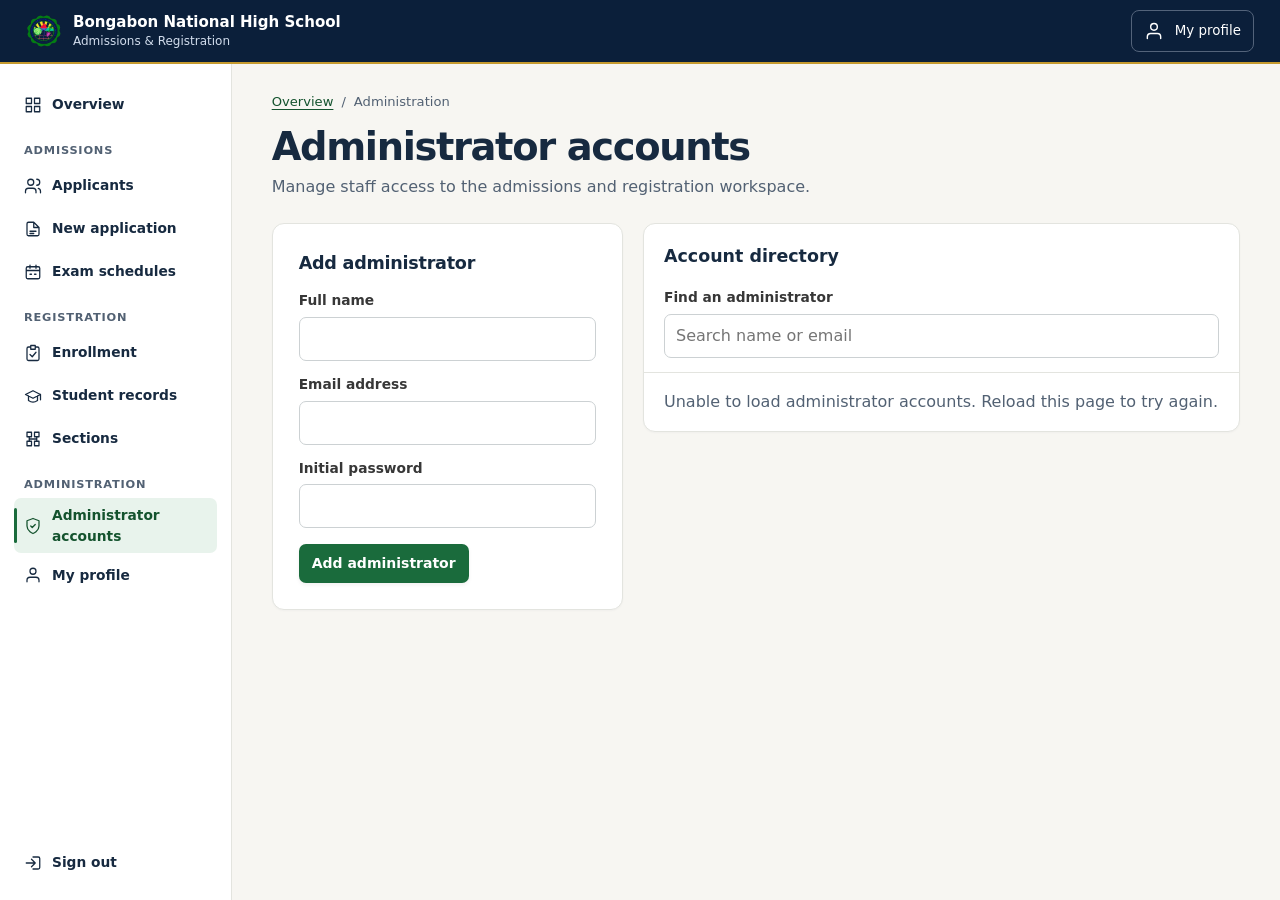
<file: form/admin_management.html>
<!DOCTYPE html>
<html lang="en">
<head>
  <meta charset="UTF-8" />
  <title>Administrator accounts</title>
  <meta name="viewport" content="width=device-width, initial-scale=1" />
  <link rel="stylesheet" href="main.css" />
  <link rel="stylesheet" href="workspace.css" />
  <link rel="stylesheet" href="staff.css" />
  <script src="workspace.js" defer></script>
</head>
<body class="workspace">
  <div data-workspace-shell></div>

  <div class="tab-content tab-content--active">
    <main id="workspace-main" class="page workspace-page" tabindex="-1">
      <div class="workspace-split staff-layout">
        <section class="card" aria-labelledby="newAdminTitle">
          <header class="card__header">
            <h2 id="newAdminTitle">Add administrator</h2>
          </header>
          <form id="addAdminForm" class="staff-form" method="post" autocomplete="off">
            <div class="field">
              <label for="adminName">Full name</label>
              <input type="text" id="adminName" name="name" required />
            </div>
            <div class="field">
              <label for="adminEmail">Email address</label>
              <input type="email" id="adminEmail" name="email" required />
            </div>
            <div class="field">
              <label for="adminPassword">Initial password</label>
              <input type="password" id="adminPassword" name="password" autocomplete="new-password" required />
            </div>
            <p class="staff-feedback" id="addAdminFeedback" role="status"></p>
            <button type="submit" id="addAdminBtn" class="btn btn--primary">Add administrator</button>
          </form>
        </section>

        <section class="card records-panel staff-directory" aria-labelledby="adminDirectoryTitle">
          <header class="records-panel-heading">
            <h2 id="adminDirectoryTitle">Account directory</h2>
            <span class="records-counter" id="adminDirectoryCount" role="status"></span>
          </header>
          <div class="staff-directory-search">
            <div class="field">
              <label for="adminSearch">Find an administrator</label>
              <input type="search" id="adminSearch" placeholder="Search name or email" />
            </div>
          </div>
          <div class="records-table-region record-cards" id="adminTableRegion" hidden>
            <table class="applicants-table" aria-labelledby="adminDirectoryTitle" role="table">
              <thead>
                <tr>
                  <th scope="col" aria-sort="ascending">Name</th>
                  <th scope="col">Email address</th>
                  <th scope="col">Actions</th>
                </tr>
              </thead>
              <tbody id="adminTableBody"></tbody>
            </table>
          </div>
          <p class="records-empty" id="adminDirectoryState" role="status">Loading accounts…</p>
        </section>
      </div>

      <dialog class="workspace-dialog staff-delete-dialog" id="deleteAdminDialog" aria-labelledby="deleteAdminTitle" aria-describedby="deleteAdminMessage">
        <form id="deleteAdminForm">
          <div class="modal__header">
            <h2 id="deleteAdminTitle">Remove administrator?</h2>
          </div>
          <div class="modal__body">
            <p id="deleteAdminMessage"></p>
            <p class="staff-feedback" id="deleteAdminFeedback" role="status"></p>
          </div>
          <div class="modal__footer">
            <button type="button" class="btn btn--secondary" id="cancelDeleteAdmin" autofocus>Cancel</button>
            <button type="submit" class="btn btn--danger" id="confirmDeleteAdmin">Remove account</button>
          </div>
        </form>
      </dialog>
    </main>
  </div>

  <script>
    const addForm = document.getElementById('addAdminForm');
    const addButton = document.getElementById('addAdminBtn');
    const addFeedback = document.getElementById('addAdminFeedback');
    const search = document.getElementById('adminSearch');
    const directoryCount = document.getElementById('adminDirectoryCount');
    const directoryState = document.getElementById('adminDirectoryState');
    const tableRegion = document.getElementById('adminTableRegion');
    const tableBody = document.getElementById('adminTableBody');
    const deleteDialog = document.getElementById('deleteAdminDialog');
    const deleteForm = document.getElementById('deleteAdminForm');
    const deleteMessage = document.getElementById('deleteAdminMessage');
    const deleteFeedback = document.getElementById('deleteAdminFeedback');
    const cancelDelete = document.getElementById('cancelDeleteAdmin');
    const confirmDelete = document.getElementById('confirmDeleteAdmin');
    let accounts = null;
    let selectedAccount = null;
    let directoryRequest = 0;

    async function requestAccounts(action, formData) {
      const options = formData ? { method: 'POST', body: formData } : undefined;
      const response = await fetch('../controllers/admin_management.php?action=' + action, options);
      const result = await response.json();
      if (!response.ok || !result.ok) throw new Error(result.error || 'Request failed');
      return result.data;
    }

    function renderDirectory() {
      if (!accounts) return;

      const query = search.value.trim().toLowerCase();
      const matches = accounts.filter(account =>
        String(account.name || '').toLowerCase().includes(query) ||
        String(account.email || '').toLowerCase().includes(query)
      );
      directoryCount.textContent = query
        ? `${matches.length} of ${accounts.length}`
        : `${accounts.length} ${accounts.length === 1 ? 'account' : 'accounts'}`;
      directoryState.textContent = query ? 'No accounts match your search.' : 'No administrator accounts found.';
      directoryState.hidden = matches.length > 0;
      tableRegion.hidden = matches.length === 0;

      const rows = matches.map(account => {
        const row = document.createElement('tr');
        row.insertCell().textContent = account.name;
        row.insertCell().textContent = account.email;

        const remove = document.createElement('button');
        remove.type = 'button';
        remove.className = 'btn btn--secondary';
        remove.textContent = 'Remove';
        remove.setAttribute('aria-label', 'Remove ' + (account.name || account.email));
        remove.addEventListener('click', () => {
          selectedAccount = account;
          deleteMessage.textContent = `${account.name} (${account.email}) will lose access to the admin workspace.`;
          deleteFeedback.textContent = '';
          deleteDialog.showModal();
        });
        row.insertCell().append(remove);
        return row;
      });
      tableBody.replaceChildren(...rows);
    }

    async function loadDirectory() {
      const request = ++directoryRequest;
      try {
        const data = await requestAccounts('list');
        if (request !== directoryRequest) return;
        accounts = (data || []).sort((a, b) => String(a.name || '').localeCompare(String(b.name || '')));
        renderDirectory();
      } catch (error) {
        if (request !== directoryRequest) return;
        console.error(error);
        accounts = null;
        directoryCount.textContent = '';
        tableRegion.hidden = true;
        directoryState.textContent = 'Unable to load administrator accounts. Reload this page to try again.';
        directoryState.hidden = false;
      }
    }

    search.addEventListener('input', renderDirectory);

    addForm.addEventListener('submit', async event => {
      event.preventDefault();
      const data = new FormData(addForm);
      const name = String(data.get('name')).trim();
      if (!name) {
        addFeedback.dataset.state = 'error';
        addFeedback.textContent = 'Enter the administrator’s full name.';
        addForm.elements.namedItem('name').focus();
        return;
      }

      data.set('name', name);
      data.set('email', String(data.get('email')).trim());
      addButton.disabled = true;
      addFeedback.textContent = 'Adding administrator…';
      delete addFeedback.dataset.state;
      try {
        await requestAccounts('add', data);
        addForm.reset();
        search.value = '';
        await loadDirectory();
        addFeedback.dataset.state = 'success';
        addFeedback.textContent = 'Administrator added.';
      } catch (error) {
        console.error(error);
        addFeedback.dataset.state = 'error';
        addFeedback.textContent = 'Unable to add the administrator. Check the details and try again.';
      } finally {
        addButton.disabled = false;
      }
    });

    cancelDelete.addEventListener('click', () => deleteDialog.close());
    deleteDialog.addEventListener('cancel', event => {
      if (confirmDelete.disabled) event.preventDefault();
    });

    deleteForm.addEventListener('submit', async event => {
      event.preventDefault();
      if (!selectedAccount || confirmDelete.disabled) return;
      const data = new FormData();
      data.append('id', selectedAccount.id);

      confirmDelete.disabled = true;
      cancelDelete.disabled = true;
      try {
        await requestAccounts('delete', data);
        deleteDialog.close();
        await loadDirectory();
        search.focus();
      } catch (error) {
        console.error(error);
        deleteFeedback.dataset.state = 'error';
        deleteFeedback.textContent = 'Unable to remove this account. Try again.';
      } finally {
        confirmDelete.disabled = false;
        cancelDelete.disabled = false;
      }
    });

    loadDirectory();
  </script>
</body>
</html>
</file>
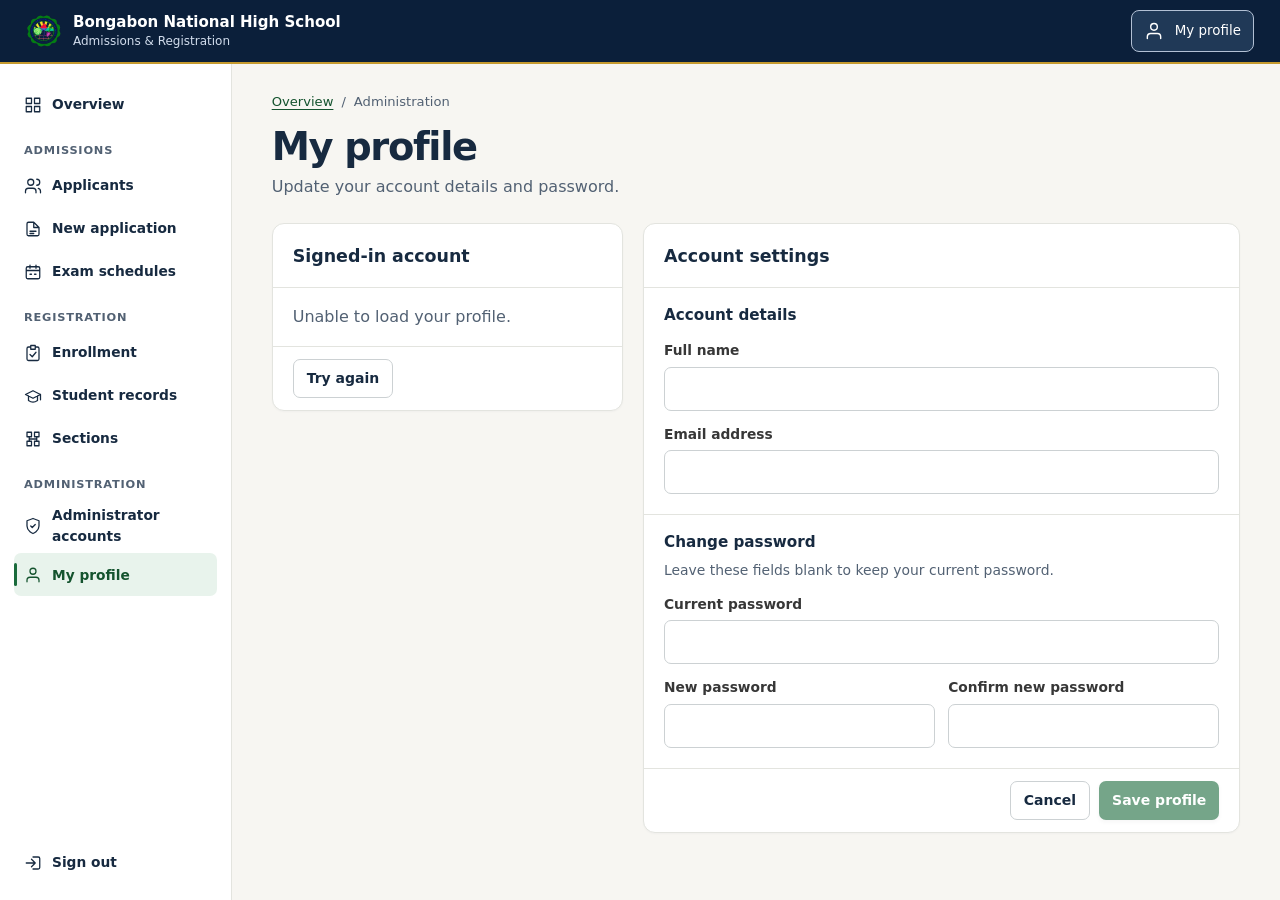
<file: form/admin_profile.html>
<!DOCTYPE html>
<html lang="en">
<head>
  <meta charset="UTF-8" />
  <title>My profile</title>
  <meta name="viewport" content="width=device-width, initial-scale=1" />
  <link rel="stylesheet" href="main.css" />
  <link rel="stylesheet" href="workspace.css" />
  <link rel="stylesheet" href="staff.css" />
  <script src="workspace.js" defer></script>
</head>
<body class="workspace">
  <div data-workspace-shell></div>

  <div class="tab-content tab-content--active">
    <main id="workspace-main" class="page workspace-page" tabindex="-1">
      <div class="workspace-split staff-layout">
        <section class="card records-panel" aria-labelledby="signedInAccountTitle">
          <header class="records-panel-heading">
            <h2 id="signedInAccountTitle">Signed-in account</h2>
          </header>
          <div class="staff-identity" id="profileIdentity" hidden>
            <span class="staff-avatar" id="profileAvatar" aria-hidden="true"></span>
            <div class="staff-identity-text">
              <strong id="profileName"></strong>
              <span id="profileEmail"></span>
            </div>
          </div>
          <p class="records-empty" id="profileLoadStatus" role="status">Loading your profile…</p>
          <div class="staff-session-actions" id="profileSessionActions" hidden>
            <a class="workspace-button" id="profileSignIn" href="../index.html" hidden>Sign in</a>
            <button type="button" class="btn btn--secondary" id="retryProfile" hidden>Try again</button>
            <button type="button" class="btn btn--secondary" id="adminSignOut" hidden>Sign out</button>
          </div>
        </section>

        <form class="card records-panel staff-settings" id="adminProfileForm" method="post" aria-labelledby="accountSettingsTitle">
          <header class="records-panel-heading">
            <h2 id="accountSettingsTitle">Account settings</h2>
          </header>
          <fieldset id="profileFields" disabled>
            <legend class="sr-only">Edit administrator profile</legend>
            <section class="staff-settings-section staff-form" aria-labelledby="accountDetailsTitle">
              <h3 id="accountDetailsTitle">Account details</h3>
              <div class="field">
                <label for="adminName">Full name</label>
                <input type="text" id="adminName" name="name" autocomplete="name" required />
              </div>
              <div class="field">
                <label for="adminEmail">Email address</label>
                <input type="email" id="adminEmail" name="email" autocomplete="username" required />
              </div>
            </section>
            <section class="staff-settings-section staff-form" aria-labelledby="accountSecurityTitle">
              <h3 id="accountSecurityTitle">Change password</h3>
              <p class="staff-settings-hint" id="passwordHint">Leave these fields blank to keep your current password.</p>
              <div class="field">
                <label for="adminCurrentPassword">Current password</label>
                <input type="password" id="adminCurrentPassword" name="currentPassword" autocomplete="current-password" aria-describedby="passwordHint" />
              </div>
              <div class="staff-password-fields">
                <div class="field">
                  <label for="adminNewPassword">New password</label>
                  <input type="password" id="adminNewPassword" name="newPassword" autocomplete="new-password" />
                </div>
                <div class="field">
                  <label for="adminConfirmPassword">Confirm new password</label>
                  <input type="password" id="adminConfirmPassword" autocomplete="new-password" />
                </div>
              </div>
            </section>
          </fieldset>
          <footer class="staff-settings-footer">
            <p class="staff-feedback" id="profileFeedback" role="status"></p>
            <div class="staff-edit-actions">
              <a class="btn btn--secondary" href="admin_management.html">Cancel</a>
              <button type="submit" class="btn btn--primary" id="saveProfile" disabled>Save profile</button>
            </div>
          </footer>
        </form>
      </div>
    </main>
  </div>

  <script>
    const profileForm = document.getElementById('adminProfileForm');
    const fields = document.getElementById('profileFields');
    const adminName = document.getElementById('adminName');
    const adminEmail = document.getElementById('adminEmail');
    const currentPassword = document.getElementById('adminCurrentPassword');
    const newPassword = document.getElementById('adminNewPassword');
    const confirmPassword = document.getElementById('adminConfirmPassword');
    const feedback = document.getElementById('profileFeedback');
    const retry = document.getElementById('retryProfile');
    const save = document.getElementById('saveProfile');
    const identity = document.getElementById('profileIdentity');
    const loadStatus = document.getElementById('profileLoadStatus');
    const sessionActions = document.getElementById('profileSessionActions');
    const signIn = document.getElementById('profileSignIn');
    const signOut = document.getElementById('adminSignOut');

    function updateFeedback(message, state = '') {
      feedback.dataset.state = state;
      feedback.textContent = message;
    }

    function showIdentity() {
      const name = adminName.value.trim();
      const initials = name.split(/\s+/).filter(Boolean).slice(0, 2).map(word => [...word][0]).join('');
      document.getElementById('profileAvatar').textContent = initials.toUpperCase() || 'A';
      document.getElementById('profileName').textContent = name || 'Administrator';
      document.getElementById('profileEmail').textContent = adminEmail.value;
      identity.hidden = false;
      loadStatus.hidden = true;
      sessionActions.hidden = false;
      signOut.hidden = false;
    }

    function showSignIn() {
      identity.hidden = true;
      loadStatus.hidden = false;
      loadStatus.textContent = 'Sign in to view and update your profile.';
      signOut.hidden = true;
      signIn.hidden = false;
      sessionActions.hidden = false;
    }

    async function loadProfile() {
      retry.disabled = true;
      loadStatus.textContent = 'Loading your profile…';
      try {
        const response = await fetch('../controllers/admin_profile.php');
        if (response.status === 401 || response.status === 404) {
          retry.hidden = true;
          showSignIn();
          return;
        }
        const result = await response.json();
        if (!response.ok || !result.ok) throw new Error(result.error || 'Unable to load profile');

        adminName.value = result.data?.name || '';
        adminEmail.value = result.data?.email || '';
        fields.disabled = false;
        save.disabled = false;
        retry.hidden = true;
        showIdentity();
      } catch (error) {
        console.error(error);
        loadStatus.textContent = 'Unable to load your profile.';
        sessionActions.hidden = false;
        retry.hidden = false;
      } finally {
        retry.disabled = false;
      }
    }

    function reportFieldError(input, message) {
      input.setCustomValidity(message);
      updateFeedback(message, 'error');
      input.reportValidity();
    }

    profileForm.addEventListener('input', () => {
      adminName.setCustomValidity('');
      currentPassword.setCustomValidity('');
      confirmPassword.setCustomValidity('');
      updateFeedback('');
    });

    profileForm.addEventListener('submit', async event => {
      event.preventDefault();
      if (save.disabled) return;

      const name = adminName.value.trim();
      if (!name) {
        reportFieldError(adminName, 'Enter your full name.');
        return;
      }
      if (newPassword.value !== confirmPassword.value) {
        reportFieldError(confirmPassword, 'Your new passwords do not match.');
        return;
      }
      if (newPassword.value && !currentPassword.value) {
        reportFieldError(currentPassword, 'Enter your current password to confirm the change.');
        return;
      }

      const data = new FormData(profileForm);
      data.set('name', name);
      data.set('email', adminEmail.value.trim());
      if (!newPassword.value) {
        data.delete('currentPassword');
        data.delete('newPassword');
      }

      fields.disabled = true;
      save.disabled = true;
      let signedIn = true;
      updateFeedback('Saving your profile…');
      try {
        const response = await fetch('../controllers/admin_profile.php', { method: 'POST', body: data });
        if (response.status === 401) {
          signedIn = false;
          profileForm.reset();
          showSignIn();
          updateFeedback('Your session expired. Sign in to save your profile.', 'error');
          return;
        }
        const result = await response.json();
        if (!response.ok || !result.ok) {
          updateFeedback(result.error || 'Unable to save your profile. Try again.', 'error');
          return;
        }
        adminName.value = name;
        adminEmail.value = data.get('email');
        currentPassword.value = '';
        newPassword.value = '';
        confirmPassword.value = '';
        showIdentity();
        updateFeedback('Profile saved.', 'success');
      } catch (error) {
        console.error(error);
        updateFeedback('Unable to save your profile. Try again.', 'error');
      } finally {
        fields.disabled = !signedIn;
        save.disabled = !signedIn;
      }
    });

    retry.addEventListener('click', loadProfile);
    signOut.addEventListener('click', () => {
      if (window.confirm('Sign out of the admin workspace?')) {
        window.location.href = '../controllers/logout_admin.php';
      }
    });
    loadProfile();
  </script>
</body>
</html>
</file>
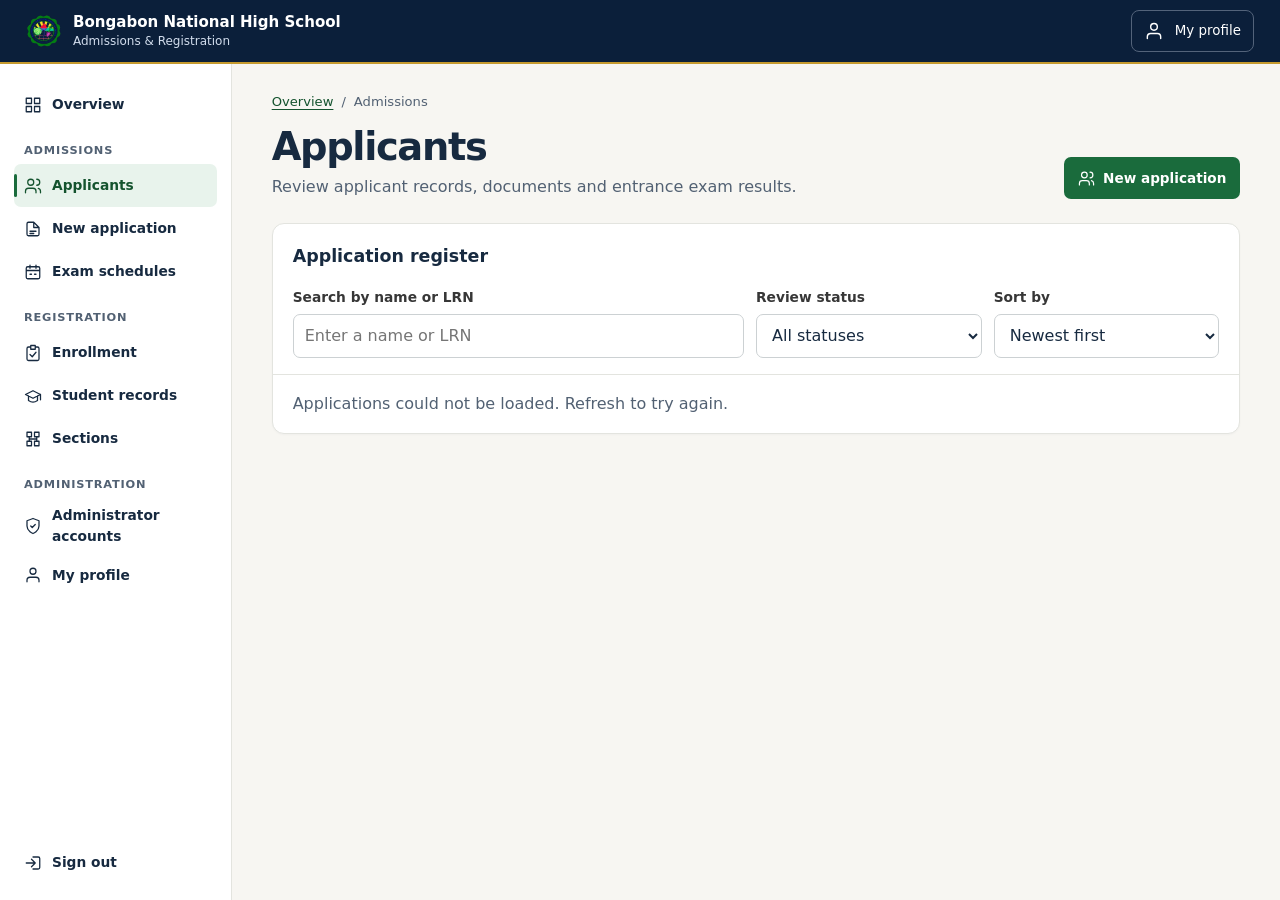
<file: form/applicants.html>
<!DOCTYPE html>
<html lang="en">
<head>
  <meta charset="UTF-8" />
  <title>Applicants List</title>
  <meta name="viewport" content="width=device-width, initial-scale=1" />
  <link rel="stylesheet" href="main.css" />
  <link rel="stylesheet" href="workspace.css" />
  <script src="workspace.js" defer></script>
</head>
<body class="workspace">
  <div data-workspace-shell></div>

  <!-- Applicants Content -->
  <div class="tab-content tab-content--active">
    <main id="workspace-main" class="page workspace-page" tabindex="-1">
      <section class="card records-panel" aria-labelledby="applicantsHeading">
        <header class="records-panel-heading">
          <h2 id="applicantsHeading">Application register</h2>
          <span id="applicantCount" class="records-counter" aria-live="polite"></span>
        </header>
        <div class="records-toolbar">
          <div class="field record-search">
            <label for="searchInput">Search by name or LRN</label>
            <input type="search" id="searchInput" placeholder="Enter a name or LRN" />
          </div>
          <div class="field">
            <label for="applicantStatus">Review status</label>
            <select id="applicantStatus">
              <option value="">All statuses</option>
              <option>Pending</option><option>Passed</option><option>Failed</option><option>Missing Documents</option><option>Enrolled</option>
            </select>
          </div>
          <div class="field">
            <label for="applicantSort">Sort by</label>
            <select id="applicantSort">
              <option value="">Newest first</option>
              <option value="name asc">Name A–Z</option><option value="name desc">Name Z–A</option>
              <option value="status asc">Review status</option>
            </select>
          </div>
        </div>
        <div class="records-table-region record-cards" id="applicantRecords" hidden>
          <table class="applicants-table" aria-labelledby="applicantsHeading" role="table">
            <thead role="rowgroup">
              <tr role="row">
                <th scope="col" role="columnheader">Name</th>
                <th scope="col" role="columnheader">LRN</th>
                <th scope="col" role="columnheader">Status</th>
                <th scope="col" role="columnheader">Action</th>
              </tr>
            </thead>
            <tbody id="applicantsTableBody" role="rowgroup"></tbody>
          </table>
        </div>
        <p class="records-empty" id="applicantMessage" role="status">Loading applications…</p>
      </section>
    </main>
  </div>

  <!-- Applicant Details Modal -->
  <dialog id="applicantModal" class="workspace-dialog applicant-dialog" aria-labelledby="applicantDialogTitle">
    <div class="modal__content">
      <div class="modal__header">
        <h2 id="applicantDialogTitle">Applicant Details</h2>
        <button class="modal__close" type="button" aria-label="Close applicant details" onclick="closeApplicantModal()">&times;</button>
      </div>
      <div class="modal__body">
        <!-- Personal Information (match Learner’s Personal Details) -->
        <div class="modal__section">
          <h3>Learner’s Personal Details</h3>
          <div class="modal__grid">
            <div>
              <label>Last Name</label>
              <p id="modalLastName"></p>
            </div>
            <div>
              <label>First Name</label>
              <p id="modalFirstName"></p>
            </div>
            <div>
              <label>Middle Name</label>
              <p id="modalMiddleName"></p>
            </div>
            <div>
              <label>Extension Name</label>
              <p id="modalExtName"></p>
            </div>
            <div>
              <label>LRN</label>
              <p id="modalLRN"></p>
            </div>
            <div>
              <label>Birthdate</label>
              <p id="modalBirthdate"></p>
            </div>
            <div>
              <label>Age</label>
              <p id="modalAge"></p>
            </div>
            <div>
              <label>Place Of Birth</label>
              <p id="modalPlaceOfBirth"></p>
            </div>
            <div>
              <label>Sex</label>
              <p id="modalSex"></p>
            </div>
            <div>
              <label>Religion</label>
              <p id="modalReligion"></p>
            </div>
            <div>
              <label>Email</label>
              <p id="modalEmail"></p>
            </div>
            <div>
              <label>Mobile</label>
              <p id="modalMobile"></p>
            </div>
          </div>
        </div>

        <!-- Educational Background -->
        <div class="modal__section">
          <h3>Educational Background</h3>
          <div class="modal__grid">
            <div>
              <label>School Name</label>
              <p id="modalSchoolName"></p>
            </div>
            <div>
              <label>School Address</label>
              <p id="modalSchoolAddress"></p>
            </div>
          </div>
        </div>

        <!-- Required Documents -->
        <div class="modal__section">
          <h3>Required Documents</h3>
          <div id="modalDocuments" class="modal__grid" style="gap:8px;">
            <div>
              <label>Report Card</label>
              <p id="modalReportCard">(No document uploaded)</p>
            </div>
            <div>
              <label>Good Moral Character</label>
              <p id="modalMoral">(No document uploaded)</p>
            </div>
            <div>
              <label>Health Declaration</label>
              <p id="modalHealth">(No document uploaded)</p>
            </div>
          </div>
        </div>

        <!-- Status -->
        <div class="modal__section">
          <h3>Examination Status</h3>
          <div class="segmented" style="margin-top:8px;">
            <label class="segmented__option">
              <input type="radio" name="modalStatus" id="modalPassed" value="passed" />
              <span class="segmented__dot"></span>
              <span class="segmented__label">Passed</span>
            </label>
            <label class="segmented__option">
              <input type="radio" name="modalStatus" id="modalFailed" value="failed" />
              <span class="segmented__dot"></span>
              <span class="segmented__label">Failed</span>
            </label>
            <label class="segmented__option">
              <input type="radio" name="modalStatus" id="modalNonAttendee" value="non-attendee" />
              <span class="segmented__dot"></span>
              <span class="segmented__label">Non-attendee</span>
            </label>
          </div>
          <div style="margin-top:8px;">
            <label>Remark</label>
            <p id="modalRemark" style="white-space:pre-wrap; margin-top:6px; color:var(--text-secondary);"> </p>
          </div>
        </div>
      </div>
      <div class="modal__footer">
        <button class="btn btn--secondary" onclick="closeApplicantModal()">Close</button>
        <button id="modalEditBtn" class="btn btn--secondary" onclick="toggleModalEdit()">Edit</button>
        <button id="modalSaveBtn" class="btn btn--primary" onclick="saveApplicantModal()" hidden>Save changes</button>
      </div>
    </div>
  </dialog>

  <script src="records.js"></script>
  <script>
    const applicantRecords = document.getElementById('applicantRecords');
    const applicantBody = document.getElementById('applicantsTableBody');
    const applicantCount = document.getElementById('applicantCount');
    const applicantMessage = document.getElementById('applicantMessage');
    const applicantSearch = document.getElementById('searchInput');
    const applicantStatus = document.getElementById('applicantStatus');
    const applicantSort = document.getElementById('applicantSort');
    const applicantDialog = document.getElementById('applicantModal');
    const params = new URLSearchParams(location.search);
    applicantStatus.value = [...applicantStatus.options].some(option => option.value === params.get('status')) ? params.get('status') : '';
    let applicants = [];
    let initialApplicant = params.get('applicant');

    function renderApplicants() {
      const query = applicantSearch.value.trim().toLowerCase();
      const visible = workspaceRecords.sorted(applicants.filter(record => {
        return (!applicantStatus.value || applicantStatus.value === record.review)
          && (!query || record.name.toLowerCase().includes(query) || record.lrn.includes(query));
      }), applicantSort.value, (record, key) => key === 'name' ? record.name : record.review);
      applicantBody.replaceChildren();
      visible.forEach(record => {
        const line = workspaceRecords.row(applicantBody);
        workspaceRecords.cell(line, '', record.name);
        workspaceRecords.cell(line, 'LRN', record.lrn || '—');
        workspaceRecords.cell(line, 'Status', workspaceRecords.badge(record.review));
        const button = document.createElement('button');
        button.type = 'button';
        button.className = 'btn btn--secondary';
        button.textContent = 'View details';
        button.setAttribute('aria-label', 'View details for ' + record.name);
        button.dataset.applicantId = record.id;
        button.addEventListener('click', () => openApplicantModal(record.id));
        workspaceRecords.cell(line, '', button);
      });
      applicantCount.textContent = visible.length + ' of ' + applicants.length + ' records';
      applicantRecords.hidden = !visible.length;
      applicantMessage.hidden = visible.length > 0;
      applicantMessage.textContent = applicants.length ? 'No applications match your filters.' : 'No applications have been submitted.';
    }

    applicantSearch.addEventListener('input', renderApplicants);
    applicantStatus.addEventListener('change', renderApplicants);
    applicantSort.addEventListener('change', renderApplicants);
    applicantDialog.addEventListener('close', () => {
      const trigger = [...applicantBody.querySelectorAll('button[data-applicant-id]')].find(button => button.dataset.applicantId === String(window._lastOpenedApplicantId));
      (trigger || applicantSearch).focus();
    });
    loadApplicants();

    // Modal helpers: fetch and populate fields and show documents links
    function openApplicantModal(id){
      const modal = document.getElementById('applicantModal');
      if(!modal) return;
      if (!id) return;
      // fetch applicant data (defensive: validate response and content-type)
      fetch('../controllers/get_applicant.php?id=' + encodeURIComponent(id), { credentials: 'same-origin' })
        .then(async res => {
          if (!res.ok) {
            const text = await res.text().catch(()=>'');
            throw new Error(`Server returned ${res.status}: ${text || res.statusText}`);
          }
          const ct = (res.headers.get('Content-Type') || '');
          if (ct.indexOf('application/json') === -1) {
            const text = await res.text().catch(()=>'(no body)');
            throw new Error('Invalid JSON response from server: ' + text);
          }
          return res.json();
        })
        .then(data => {
          if (!data.success) throw new Error(data.error || 'Failed to load');
          const a = data.applicant || {};
          // Personal details: populate fields that match Learner’s Personal Details
          document.getElementById('modalLastName').textContent = a.last_name || '';
          document.getElementById('modalFirstName').textContent = a.first_name || '';
          document.getElementById('modalMiddleName').textContent = a.middle_name || '';
          document.getElementById('modalExtName').textContent = a.extension_name || '';
          document.getElementById('modalLRN').textContent = a.lrn || '';
          // birthdate and computed age
          const bdVal = a.birthdate || a.dob || '';
          document.getElementById('modalBirthdate').textContent = bdVal;
          if (bdVal) {
            const bd = new Date(bdVal);
            if (!isNaN(bd.getTime())) {
              const diff = Date.now() - bd.getTime();
              const age = Math.floor(diff / (365.25*24*60*60*1000));
              document.getElementById('modalAge').textContent = age;
            } else {
              document.getElementById('modalAge').textContent = '';
            }
          } else {
            document.getElementById('modalAge').textContent = '';
          }
          document.getElementById('modalPlaceOfBirth').textContent = a.place_of_birth || '';
          document.getElementById('modalSex').textContent = a.gender || '';
          document.getElementById('modalReligion').textContent = a.religion || '';
          document.getElementById('modalEmail').textContent = a.email || '';
          document.getElementById('modalMobile').textContent = a.mobile || '';
          // Educational background: prefer `current_school` / `current_school_address` from DB
          document.getElementById('modalSchoolName').textContent = a.current_school || a.school_name || '';
          document.getElementById('modalSchoolAddress').textContent = a.current_school_address || a.school_address || '';

          // Status
          const status = a.status || a.exam_status || '';
          const passed = document.getElementById('modalPassed');
          const failed = document.getElementById('modalFailed');
          const nonatt = document.getElementById('modalNonAttendee');
          if(passed) passed.checked = status === 'passed';
          if(failed) failed.checked = status === 'failed';
          if(nonatt) nonatt.checked = status === 'non-attendee';
          // radios should be read-only in view mode; enable only in edit mode
          if (passed) passed.disabled = true;
          if (failed) failed.disabled = true;
          if (nonatt) nonatt.disabled = true;

          // Remark / note
          const remarkText = a.exam_remark || a.remark || a.remarks || a.note || '';
          const remarkEl = document.getElementById('modalRemark');
          if (remarkEl) remarkEl.textContent = remarkText;

          // Documents: show inline preview for images/PDFs, fallback to link
          const files = data.files || {};
          const map = [
            {id: 'modalReportCard', url: files.reportCard},
            {id: 'modalMoral', url: files.moralCharacter},
            {id: 'modalHealth', url: files.healthDeclaration}
          ];
          // normalize upload URL returned by the server to be accessible from pages in /form/
          function normalizeUploadUrl(u){
            if (!u) return u;
            if (/^https?:\/\//i.test(u) || u.startsWith('/')) return u;
            // pages under /form/ need one level up to reach project root
            try{
              if (window.location.pathname.indexOf('/form/') !== -1) return '../' + u.replace(/^\.\/?/, '');
            }catch(e){ }
            return u;
          }

          map.forEach(d => {
            const el = document.getElementById(d.id);
            if(!el) return;
            el.innerHTML = '';
            if (!d.url) {
              el.textContent = '(No document uploaded)';
              return;
            }
            try {
              const url = normalizeUploadUrl(d.url);
              const lower = url.split('?')[0].split('.').pop().toLowerCase();
              if (['png','jpg','jpeg','gif','webp'].includes(lower)) {
                const img = document.createElement('img');
                img.src = url;
                img.alt = 'Document image';
                img.style.maxWidth = 'min(220px, 100%)';
                img.style.maxHeight = '220px';
                img.style.display = 'block';
                img.style.border = '1px solid #ddd';
                img.style.padding = '4px';
                el.appendChild(img);
                const a = document.createElement('a');
                a.href = url; a.target = '_blank'; a.rel = 'noopener noreferrer'; a.textContent = 'Open full image';
                a.style.display = 'block'; a.style.marginTop = '6px';
                el.appendChild(a);
              } else if (lower === 'pdf') {
                const wrapper = document.createElement('div');
                wrapper.style.width = '100%';
                wrapper.style.maxHeight = '320px';
                wrapper.style.overflow = 'hidden';
                const iframe = document.createElement('iframe');
                iframe.src = url;
                iframe.title = 'Applicant document preview';
                iframe.style.width = '100%';
                iframe.style.height = '300px';
                iframe.style.border = '1px solid #ddd';
                wrapper.appendChild(iframe);
                el.appendChild(wrapper);
                const a = document.createElement('a');
                a.href = url; a.target = '_blank'; a.rel = 'noopener noreferrer'; a.textContent = 'Open PDF in new tab';
                a.style.display = 'block'; a.style.marginTop = '6px';
                el.appendChild(a);
              } else {
                const aTag = document.createElement('a');
                aTag.href = url;
                aTag.target = '_blank';
                aTag.rel = 'noopener noreferrer';
                aTag.textContent = 'Download / Open document';
                el.appendChild(aTag);
              }
            } catch (err) {
              el.textContent = '(Unable to preview document)';
            }
            // Add admin review controls (Approve / Reject)
            try {
              const ctrl = document.createElement('div');
              ctrl.style.marginTop = '8px';
              ctrl.className = 'applicant-document-actions';

              const approveBtn = document.createElement('button');
              approveBtn.textContent = 'Approve Document';
              approveBtn.className = 'btn btn--secondary';
              approveBtn.type = 'button';
              approveBtn.addEventListener('click', function(){
                reviewDocument(id, d.id, 'approve');
              });

              const rejectBtn = document.createElement('button');
              rejectBtn.textContent = 'Reject Document';
              rejectBtn.className = 'btn btn--danger';
              rejectBtn.type = 'button';
              rejectBtn.addEventListener('click', function(){
                const reason = prompt('Enter reason for rejection (optional):');
                if (reason === null) return; // cancelled
                reviewDocument(id, d.id, 'reject', reason || 'Invalid document');
              });

              ctrl.appendChild(approveBtn);
              ctrl.appendChild(rejectBtn);
              el.appendChild(ctrl);
            } catch (e) { /* ignore UI enhancement errors */ }
          });

          // reset edit mode
          window._modalEditMode = false;
          window._lastOpenedApplicantId = id;
          const editBtn = document.getElementById('modalEditBtn'); if (editBtn) editBtn.textContent = 'Edit';
          document.getElementById('modalSaveBtn').hidden = true;
          if (!modal.open) modal.showModal();
        })
        .catch(err => {
          console.error('Failed to load applicant details', err);
          alert('Failed to load applicant details: ' + (err && err.message ? err.message : 'unknown'));
        });
    }

    function closeApplicantModal(){
      applicantDialog.close();
    }

    function toggleModalEdit(){
      const mode = !window._modalEditMode;
      window._modalEditMode = mode;
      const editBtn = document.getElementById('modalEditBtn');
      const saveBtn = document.getElementById('modalSaveBtn');
      saveBtn.hidden = !mode;
      if (mode){
        if (editBtn) editBtn.textContent = 'Cancel';
        // convert display paragraphs to inputs
        const fields = [
          {p:'modalLastName', t:'text'}, {p:'modalFirstName', t:'text'}, {p:'modalMiddleName', t:'text'},
          {p:'modalExtName', t:'text'}, {p:'modalLRN', t:'text'}, {p:'modalBirthdate', t:'date'},
          {p:'modalAge', t:'number'}, {p:'modalPlaceOfBirth', t:'text'}, {p:'modalSex', t:'text'}, {p:'modalReligion', t:'text'},
          {p:'modalEmail', t:'email'}, {p:'modalMobile', t:'tel'}, {p: 'modalRemark', t: 'textarea'}
        ];
        fields.forEach(f => {
          const el = document.getElementById(f.p);
          if (!el) return;
          const val = el.textContent || '';
          if (f.t === 'textarea') {
            const ta = document.createElement('textarea');
            ta.value = val.trim();
            ta.id = f.p + '_input';
            el.previousElementSibling.htmlFor = ta.id;
            ta.style.width = '100%';
            ta.style.minHeight = '80px';
            el.innerHTML = '';
            el.appendChild(ta);
          } else {
            const input = document.createElement('input');
            input.type = f.t || 'text';
            input.value = val.trim();
            input.id = f.p + '_input';
            el.previousElementSibling.htmlFor = input.id;
            input.style.width = '100%';
            el.innerHTML = '';
            el.appendChild(input);
          }
        });
        // enable status radios for editing
        const passed = document.getElementById('modalPassed'); if (passed) passed.disabled = false;
        const failed = document.getElementById('modalFailed'); if (failed) failed.disabled = false;
        const nonatt = document.getElementById('modalNonAttendee'); if (nonatt) nonatt.disabled = false;
      } else {
        if (editBtn) editBtn.textContent = 'Edit';
        openApplicantModal(window._lastOpenedApplicantId);
      }
    }

    function saveApplicantModal(){
      const idParam = window._lastOpenedApplicantId || null;
      if (!idParam) { alert('No applicant id'); return; }
      const getVal = (pid) => {
        const inp = document.getElementById(pid + '_input');
        if (inp) return inp.value;
        const el = document.getElementById(pid);
        return el ? el.textContent : '';
      };
      const payload = {
        id: idParam,
        last_name: getVal('modalLastName'),
        first_name: getVal('modalFirstName'),
        middle_name: getVal('modalMiddleName'),
        extension_name: getVal('modalExtName'),
        birthdate: getVal('modalBirthdate'),
        place_of_birth: getVal('modalPlaceOfBirth'),
        gender: getVal('modalSex'),
        religion: getVal('modalReligion')
      };
      // include email and mobile if present
      const emailVal = getVal('modalEmail'); if (emailVal) payload.email = emailVal;
      const mobileVal = getVal('modalMobile'); if (mobileVal) payload.mobile = mobileVal;
      // include exam status and remark
      const statusSel = document.querySelector('input[name="modalStatus"]:checked');
      if (statusSel && statusSel.value) payload.exam_status = statusSel.value;
      const remarkVal = getVal('modalRemark'); if (remarkVal) payload.exam_remark = remarkVal;
      fetch('../controllers/update_applicant.php', {
        method:'POST', headers:{'Content-Type':'application/json'}, body: JSON.stringify(payload)
      }).then(r=>r.json()).then(js=>{
        if (js && js.success){
          alert('Applicant updated');
          // refresh list and reload modal in view mode
          try{ loadApplicants(); }catch(e){}
          window._modalEditMode = false;
          const editBtn = document.getElementById('modalEditBtn'); if (editBtn) editBtn.textContent = 'Edit';
          document.getElementById('modalSaveBtn').hidden = true;
          openApplicantModal(idParam);
        } else {
          alert('Update failed: ' + (js && js.message ? js.message : 'unknown'));
        }
      }).catch(()=>alert('Update request failed'));
    }

    // Admin: review a specific uploaded document. docId is one of modalReportCard/modalMoral/modalHealth
    async function reviewDocument(applicantId, docId, action, reason){
      if (!applicantId) return;
      const nameMap = {
        'modalReportCard': 'Report Card',
        'modalMoral': 'Good Moral Character',
        'modalHealth': 'Health Declaration'
      };
      const friendly = nameMap[docId] || docId;
      if (action === 'approve'){
        // (legacy) kept for backward compatibility; main call uses review_document.php
      }
      try{
        // map docId to normalized doc_type expected by review_document.php
        const docMap = { 'modalReportCard': 'report_card', 'modalMoral': 'good_moral', 'modalHealth': 'health_declaration' };
        const payload2 = {
          applicant_id: parseInt(applicantId, 10),
          doc_type: docMap[docId] || docId,
          action: action === 'approve' ? 'approve' : (action === 'reject' ? 'reject' : 'pending'),
          remark: reason || null
        };
        const res = await fetch('../controllers/review_document.php', {
          method: 'POST', headers: {'Content-Type':'application/json'}, credentials: 'same-origin', body: JSON.stringify(payload2)
        });
        if (!res.ok) {
          const txt = await res.text().catch(()=>res.statusText);
          throw new Error('Server error: ' + (txt||res.statusText));
        }
        const js = await res.json();
        if (js && js.success){
          alert(`Document review saved: ${payload2.action}`);
          // refresh list and modal view
          try{ loadApplicants(); }catch(e){}
          try{ openApplicantModal(applicantId); }catch(e){}
        } else {
          alert('Failed to save document review: ' + (js && js.message ? js.message : 'unknown'));
        }
      }catch(err){
        console.error(err);
        alert('Network error when saving review: ' + (err && err.message ? err.message : 'unknown'));
      }
    }

    async function loadApplicants() {
      try {
        const response = await fetch('../controllers/get_applicants.php');
        if (!response.ok) throw new Error('Applicants unavailable');
        const result = await response.json();
        if (!result.success || !Array.isArray(result.applicants)) throw new Error('Applicants unavailable');
        applicants = result.applicants.map(record => ({
          id: record.id,
          name: workspaceRecords.name(record),
          lrn: String(record.lrn || ''),
          review: workspaceRecords.applicationStatus(record)
        }));
        renderApplicants();
        if (initialApplicant && applicants.some(record => String(record.id) === initialApplicant)) {
          openApplicantModal(initialApplicant);
        }
        initialApplicant = null;
      } catch (error) {
        applicantMessage.hidden = false;
        applicantMessage.textContent = 'Applications could not be loaded. Refresh to try again.';
      }
    }
  </script>
</body>
</html>
</file>
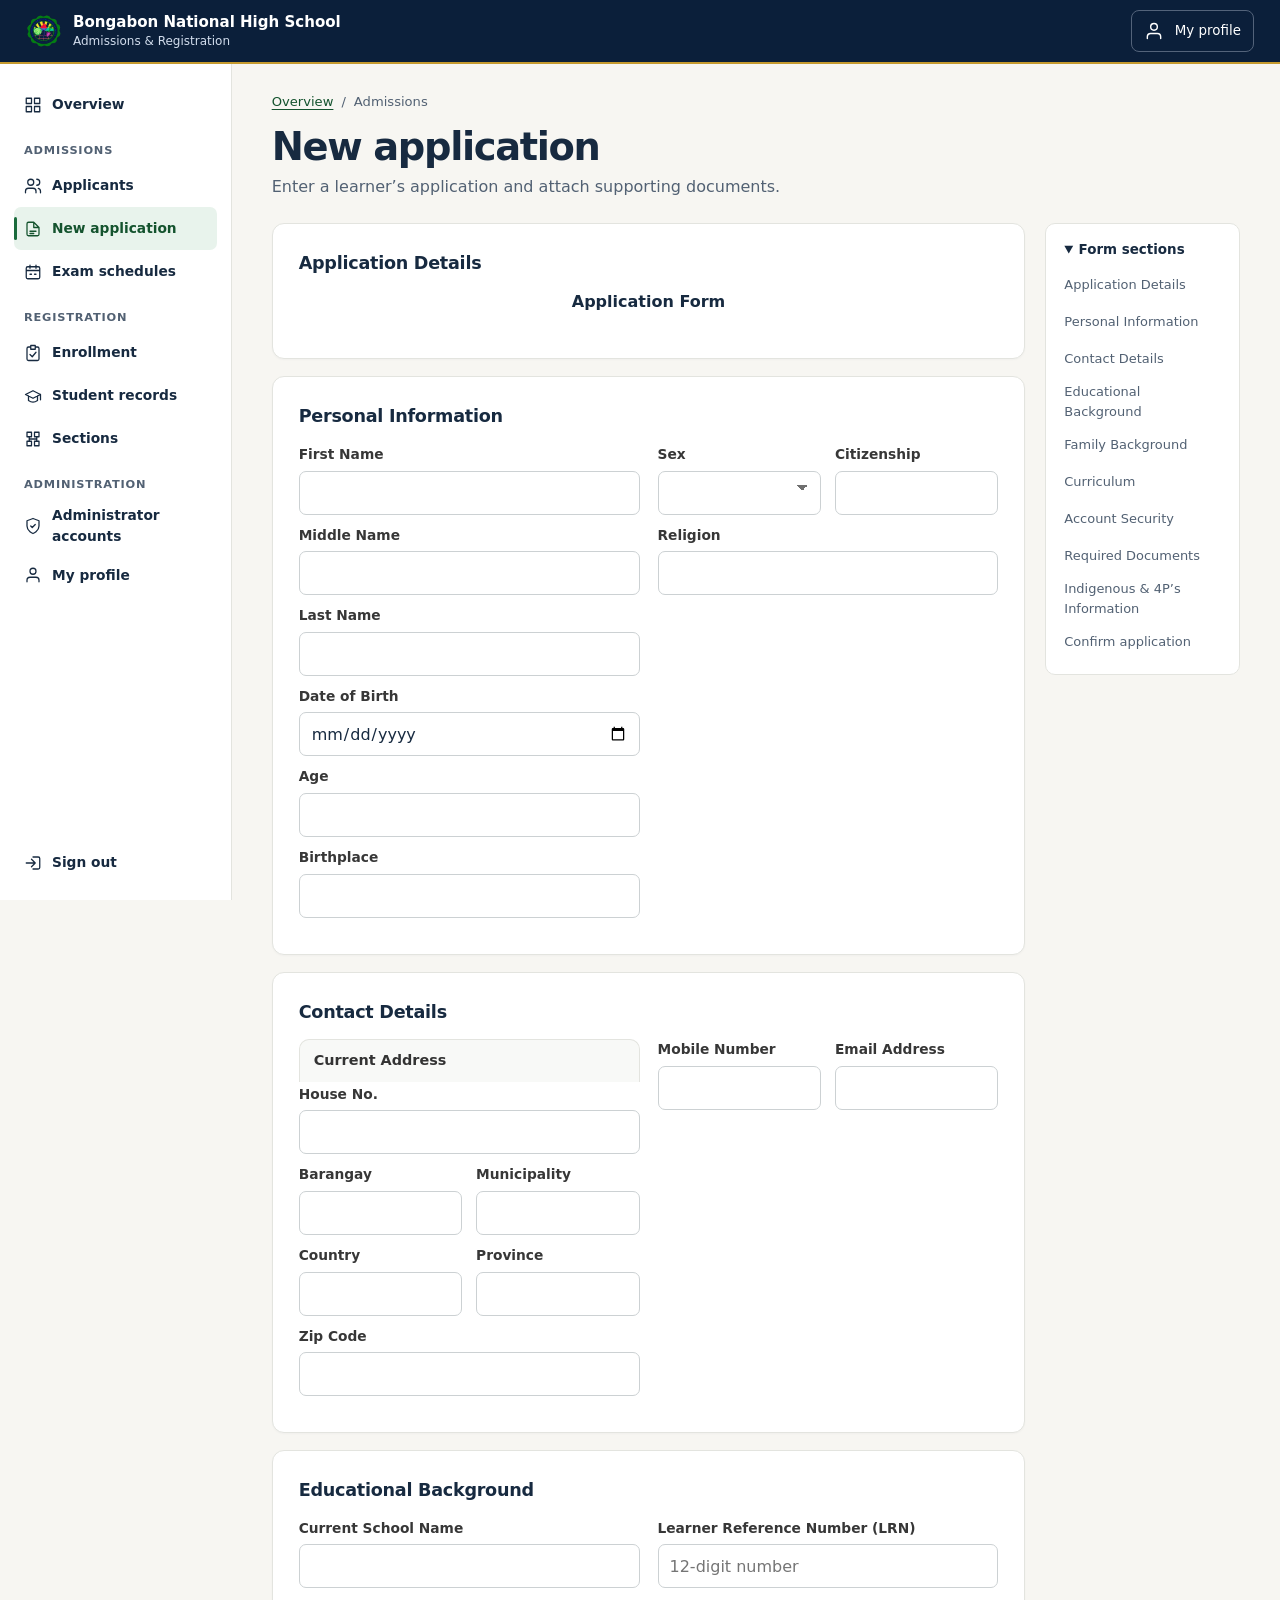
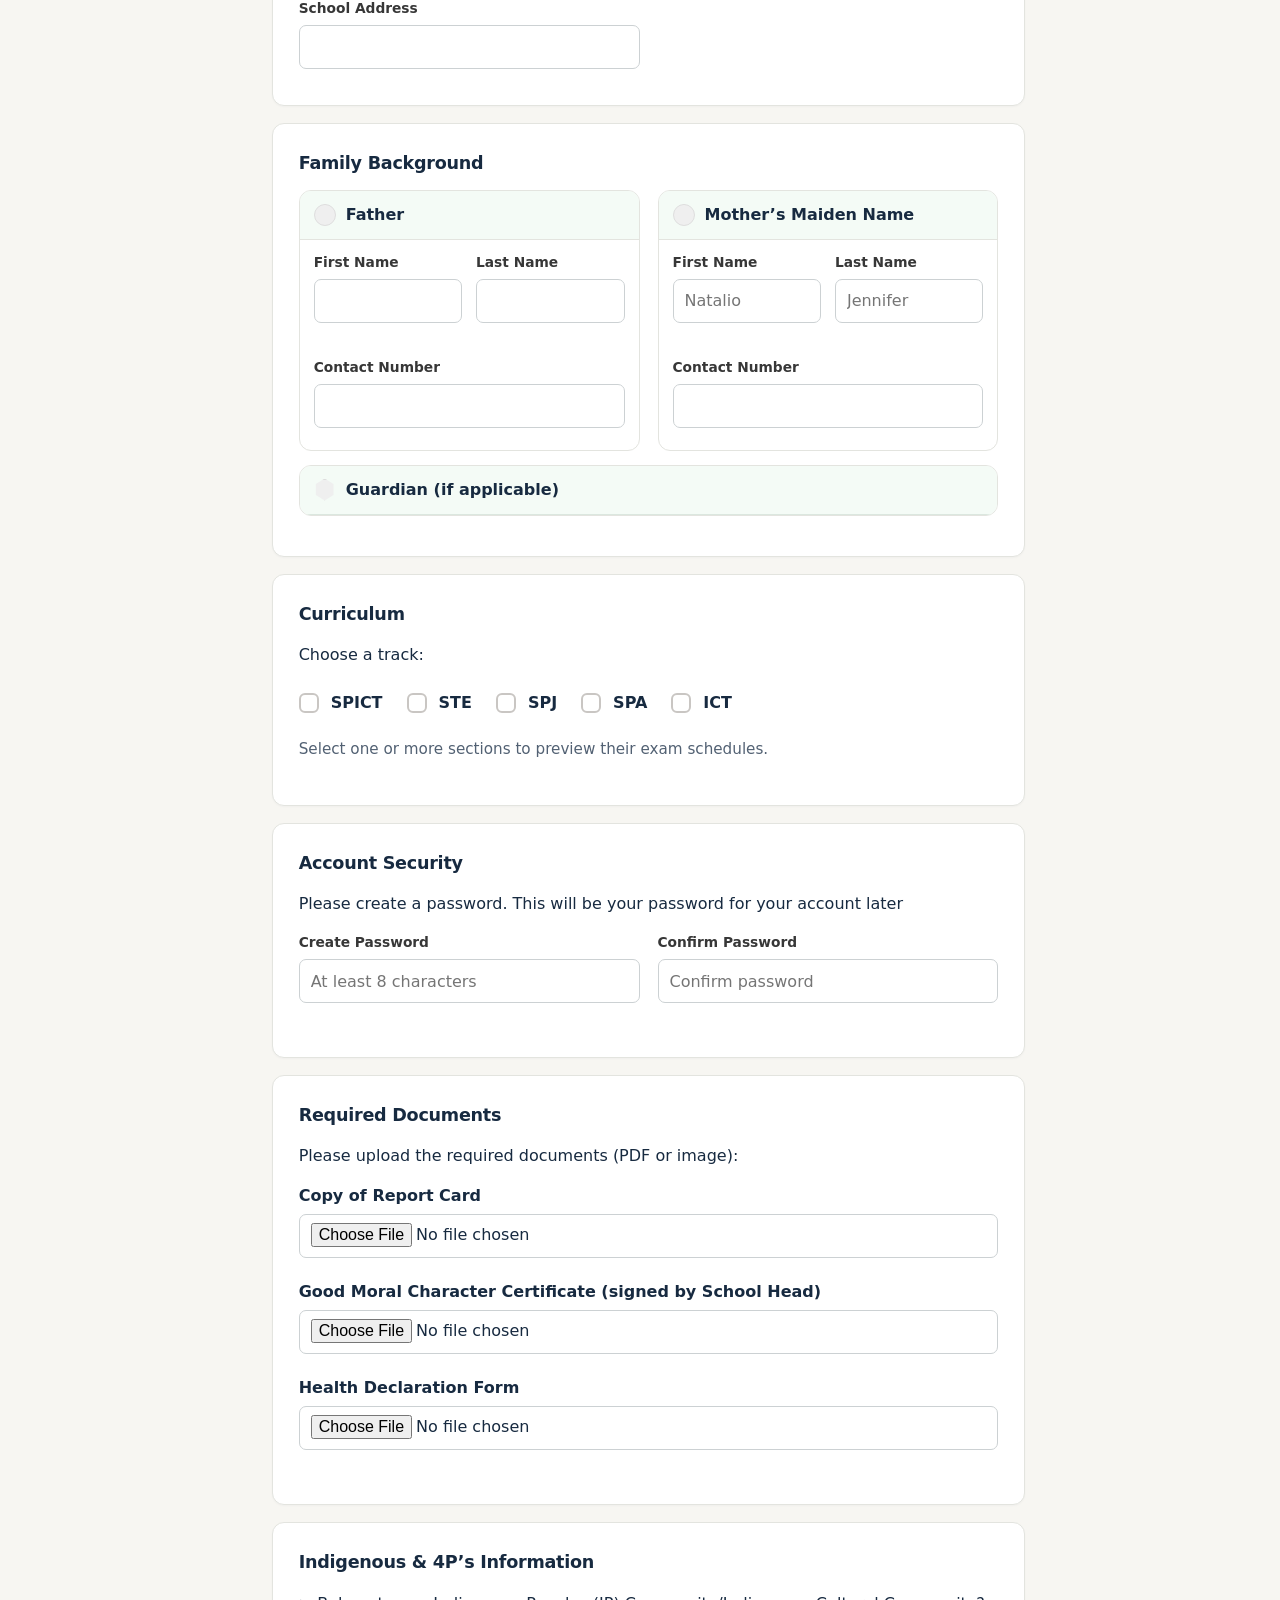
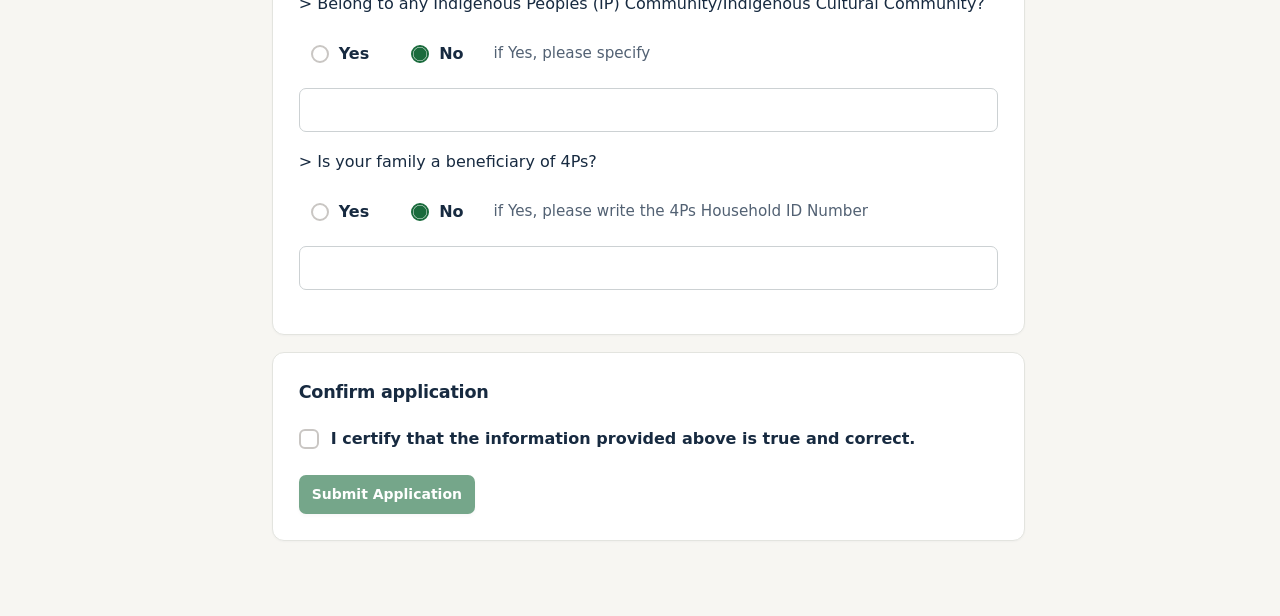
<file: form/application.html>
<!DOCTYPE html>
<html lang="en">
<head>
  <meta charset="UTF-8" />
  <title>Application Form</title>
  <meta name="viewport" content="width=device-width, initial-scale=1" />
  <link rel="stylesheet" href="main.css" />
  <link rel="stylesheet" href="workspace.css" />
  <script src="workspace.js" defer></script>
</head>
<body class="workspace">
  <div data-workspace-shell></div>

  <!-- Application Content -->
  <div id="application-tab" class="tab-content tab-content--active">
    <main id="workspace-main" class="page workspace-page" tabindex="-1">
      <div class="workspace-form-layout">
        <details class="workspace-form-index" open>
          <summary>Form sections</summary>
          <nav aria-label="Form sections" data-workspace-form-nav></nav>
        </details>
        <div class="workspace-form-content">

      <form id="applicationForm" method="post" action="../controllers/application.php" enctype="multipart/form-data">
      <!-- Application Details -->
      <section class="card">
        <header class="card__header">
          <span class="icon icon--clipboard" aria-hidden="true"></span>
          <h2>Application Details</h2>
        </header>

        <div class="subheading">Application Form</div>
      </section>

      <!-- Personal Information -->
      <section class="card">
        <header class="card__header">
          <span class="icon icon--user" aria-hidden="true"></span>
          <h2>Personal Information</h2>
        </header>

          <div class="grid grid-2">
          <!-- Left column -->
          <div>
            <div class="field">
                <label>First Name</label>
                <input type="text" name="first_name" />
              </div>
              <div class="field">
                <label>Middle Name</label>
                <input type="text" name="middle_name" />
              </div>
              <div class="field">
                <label>Last Name</label>
                <input type="text" name="last_name" />
              </div>
            <div class="field">
              <label>Date of Birth</label>
              <input type="date" name="birthdate" />
            </div>
            <div class="field">
              <label>Age</label>
              <input type="number" name="age" min="0" inputmode="numeric" />
            </div>
            <div class="field">
              <label>Birthplace</label>
              <input type="text" name="birthplace" />
            </div>
          </div>

          <!-- Right column -->
          <div>
            <div class="grid grid-2 compact">
              <div class="field">
                <label>Sex</label>
                <div class="select-wrap">
                  <select name="sex">
                    <option selected hidden> </option>
                    <option>Male</option>
                    <option>Female</option>
                    <option>Other</option>
                  </select>
                </div>
              </div>
              <div class="field">
                <label>Citizenship</label>
                <input type="text" name="citizenship" />
              </div>
            </div>
            <div class="field">
              <label>Religion</label>
              <input type="text" name="religion" />
            </div>
          </div>
        </div>
      </section>

      <!-- Contact Details -->
      <section class="card">
        <header class="card__header">
          <h2>Contact Details</h2>
        </header>

        <div class="grid grid-2">
          <div>
            <div class="group">
              <div class="label-bar">Current Address</div>
              <div class="field">
                <label class="sr-only">Current Address</label>
              </div>

              <div class="field">
                <label>House No.</label>
                <input type="text" name="house_no" />
              </div>

              <div class="grid grid-2 compact">
                <div class="field">
                  <label>Barangay</label>
                  <input type="text" name="barangay" />
                </div>
                <div class="field">
                  <label>Municipality</label>
                  <input type="text" name="municipality" />
                </div>
              </div>

              <div class="grid grid-2 compact">
                <div class="field">
                  <label>Country</label>
                  <input type="text" name="country" />
                </div>
                <div class="field">
                  <label>Province</label>
                  <input type="text" name="province" />
                </div>
              </div>

              <div class="field">
                <label>Zip Code</label>
                <input type="text" name="zip_code" inputmode="numeric" />
              </div>
            </div>
          </div>

          <div>
            <div class="grid grid-2 compact">
              <div class="field with-icon">
                <label>Mobile Number</label>
                <input type="text" name="mobile" inputmode="tel" style="padding-right: 40px;" />
              </div>
              <div class="field">
                <label>Email Address</label>
                <input type="email" name="email" />
              </div>
            </div>
          </div>
        </div>
      </section>

      <!-- Educational Background -->
      <section class="card">
        <header class="card__header">
          <h2>Educational Background</h2>
        </header>

        <div class="grid grid-2">
          <div>
            <div class="field">
              <label>Current School Name</label>
              <input type="text" name="school_name" />
            </div>
            <div class="field">
              <label>School Address</label>
              <input type="text" name="school_address" />
            </div>
          </div>

          <div>
            <div class="field">
              <label>Learner Reference Number (LRN)</label>
              <input id="lrnInput" type="text" name="lrn" inputmode="numeric" placeholder="12-digit number" maxlength="12" pattern="[0-9]{12}" oninput="this.value=this.value.replace(/\D/g,'').slice(0,12)" />
            </div>
          </div>
        </div>
      </section>

      <!-- Family Background -->
      <section class="card">
        <header class="card__header">
          <h2>Family Background</h2>
        </header>

        <div class="grid grid-2 side-by-side">
          <!-- Father's Information -->
          <details class="pane" open>
            <summary><span class="icon icon--person" aria-hidden="true"></span> Father</summary>
            <div class="grid grid-2 compact">
              <div class="field">
                <label>First Name</label>
                <input type="text" name="father_first" />
              </div>
              <div class="field">
                <label>Last Name</label>
                <input type="text" name="father_last" />
              </div>
            </div>
            <div class="field with-icon">
              <label>Contact Number</label>
              <input type="text" name="father_contact" inputmode="tel" style="padding-right: 40px;" />
            </div>
          </details>

          <!-- Mother's Maiden Name -->
          <details class="pane" open>
            <summary><span class="icon icon--person" aria-hidden="true"></span> Mother’s Maiden Name</summary>
            <div class="grid grid-2 compact">
              <div class="field">
                <label>First Name</label>
                <input type="text" name="mother_first" placeholder="Natalio" />
              </div>
              <div class="field">
                <label>Last Name</label>
                <input type="text" name="mother_last" placeholder="Jennifer" />
              </div>
            </div>
            <div class="field with-icon">
              <label>Contact Number</label>
              <input type="text" name="mother_contact" inputmode="tel" style="padding-right: 40px;" />
            </div>
          </details>
        </div>

        <!-- Guardian (if applicable) -->
        <details class="pane">
          <summary><span class="icon icon--shield" aria-hidden="true"></span> Guardian (if applicable)</summary>
          <div class="field">
            <label>Name</label>
            <input type="text" name="guardian_name" />
          </div>
          <div class="field">
            <label>Relationship</label>
            <input type="text" name="guardian_relation" />
          </div>
          <div class="field with-icon">
            <label>Contact Number</label>
            <input type="text" name="guardian_contact" inputmode="tel" style="padding-right: 40px;" />
          </div>
        </details>
      </section>

      <!-- Section Selection -->
      <section class="card">
        <header class="card__header">
          <h2>Curriculum</h2>
        </header>

        <div class="inner-panel">
          <div class="question">
            <p>Choose a track:</p>
            <div style="display:flex; flex-wrap:wrap; gap:12px; margin-top:12px;">
              <!-- Removed 'Regular' and 'First Section' options per request -->

              <label class="checkbox">
                <input type="checkbox" name="sections[]" value="spict" />
                <span class="checkbox__box"></span>
                <span class="checkbox__label">SPICT</span>
              </label>

              <label class="checkbox">
                <input type="checkbox" name="sections[]" value="ste" />
                <span class="checkbox__box"></span>
                <span class="checkbox__label">STE</span>
              </label>

              <label class="checkbox">
                <input type="checkbox" name="sections[]" value="spj" />
                <span class="checkbox__box"></span>
                <span class="checkbox__label">SPJ</span>
              </label>

              <label class="checkbox">
                <input type="checkbox" name="sections[]" value="spa" />
                <span class="checkbox__box"></span>
                <span class="checkbox__label">SPA</span>
              </label>

                            <label class="checkbox">
                <input type="checkbox" name="sections[]" value="ict" />
                <span class="checkbox__box"></span>
                <span class="checkbox__label">ICT</span>
              </label>
            </div>
            <div id="sectionSchedules" style="margin-top:14px;"></div>
          </div>
        </div>
      </section>

      <!-- Password / Account Security -->
      <section class="card">
        <header class="card__header">
          <h2>Account Security</h2>
        </header>

        <div class="inner-panel">
          <div class="question">
            <p>Please create a password. This will be your password for your account later</p>
            <div class="grid grid-2" style="margin-top:12px;">
              <div class="field">
                <label>Create Password</label>
                <input type="password" id="password" name="password" minlength="8" placeholder="At least 8 characters" aria-label="Create password" />
              </div>
              <div class="field">
                <label>Confirm Password</label>
                <input type="password" id="confirmPassword" name="confirmPassword" minlength="8" placeholder="Confirm password" aria-label="Confirm password" />
              </div>
            </div>
          </div>
        </div>
      </section>

      <!-- Required Documents -->
      <section class="card">
        <header class="card__header">
          <h2>Required Documents</h2>
        </header>

        <div class="inner-panel">
          <div class="question">
            <p>Please upload the required documents (PDF or image):</p>
            <div style="display: flex; flex-direction: column; gap: 12px; margin-top: 12px;">
              <label class="field">
                <span class="checkbox__label">Copy of Report Card</span>
                <input type="file" name="reportCard" accept=".pdf,image/*" aria-label="Upload copy of report card" />
              </label>

              <label class="field">
                <span class="checkbox__label">Good Moral Character Certificate (signed by School Head)</span>
                <input type="file" name="moralCharacter" accept=".pdf,image/*" aria-label="Upload good moral character certificate" />
              </label>

              <label class="field">
                <span class="checkbox__label">Health Declaration Form</span>
                <input type="file" name="healthDeclaration" accept=".pdf,image/*" aria-label="Upload health declaration form" />
              </label>
            </div>
          </div>
        </div>
      </section>

      <!-- Indigenous & 4P’s Information -->
      <section class="card">
        <header class="card__header">
          <h2>Indigenous & 4P’s Information</h2>
        </header>

        <div class="inner-panel">
          <!-- Block 1 -->
          <div class="question">
            <p>&gt; Belong to any Indigenous Peoples (IP) Community/Indigenous Cultural Community?</p>
            <div class="segmented">
              <label class="segmented__option">
                <input type="radio" name="ip" value="yes" />
                <span class="segmented__dot"></span>
                <span class="segmented__label">Yes</span>
              </label>
              <label class="segmented__option">
                <input type="radio" name="ip" value="no" checked />
                <span class="segmented__dot"></span>
                <span class="segmented__label">No</span>
              </label>
              <span class="helper">if Yes, please specify</span>
            </div>
            <div class="field mt-12">
              <input type="text" name="indigenous_specify" aria-label="IP Specify" />
            </div>
          </div>

          <!-- Block 2 -->
          <div class="question">
            <p>&gt; Is your family a beneficiary of 4Ps?</p>
            <div class="segmented">
              <label class="segmented__option">
                <input type="radio" name="fourps" value="yes" />
                <span class="segmented__dot"></span>
                <span class="segmented__label">Yes</span>
              </label>
              <label class="segmented__option">
                <input type="radio" name="fourps" value="no" checked />
                <span class="segmented__dot"></span>
                <span class="segmented__label">No</span>
              </label>
              <span class="helper">if Yes, please write the 4Ps Household ID Number</span>
            </div>
            <div class="field mt-12">
              <input type="text" name="fourps_household_id" aria-label="4Ps Household ID Number" />
            </div>
          </div>
        </div>
      </section>

      <!-- Certification + Submit -->
      <section class="card">
        <header class="card__header"><h2>Confirm application</h2></header>
        <div class="submit-area">
          <label class="checkbox">
            <input type="checkbox" id="certify" />
            <span class="checkbox__box"></span>
            <span class="checkbox__label">I certify that the information provided above is true and correct.</span>
          </label>

          <button id="submitBtn" class="btn btn--primary" type="submit" disabled>
            Submit Application
          </button>
        </div>
      </section>
      </form>
        </div>
      </div>
    </main>
  </div>

  <script src="script.js"></script>
  <script>
    (function(){
      const form = document.getElementById('applicationForm');
      const submitBtn = document.getElementById('submitBtn');
      const certify = document.getElementById('certify');
      const lrn = document.getElementById('lrnInput');
      const files = [form.querySelector('input[name="reportCard"]'), form.querySelector('input[name="moralCharacter"]'), form.querySelector('input[name="healthDeclaration"]')];

      function hasAllFiles(){
        return files.every(f => f && f.files && f.files.length > 0);
      }
      function validLrn(){
        return lrn && lrn.value && lrn.value.trim().length === 12;
      }
      function update(){
        const ok = hasAllFiles() && validLrn() && (!certify || certify.checked);
        if (submitBtn) submitBtn.disabled = !ok;
      }
      if (lrn) lrn.addEventListener('input', ()=>{ if (lrn.value.length>12) lrn.value = lrn.value.slice(0,12); update(); });
      files.forEach(f => { if (f) f.addEventListener('change', update); });
      if (certify) certify.addEventListener('change', update);
      if (form) form.addEventListener('submit', function(e){ if (!hasAllFiles() || !validLrn()){ e.preventDefault(); alert('Please provide a 12-digit LRN and upload all required documents before submitting.'); } });
      // initial state
      update();
    })();
  </script>
</body>
</html>
</file>
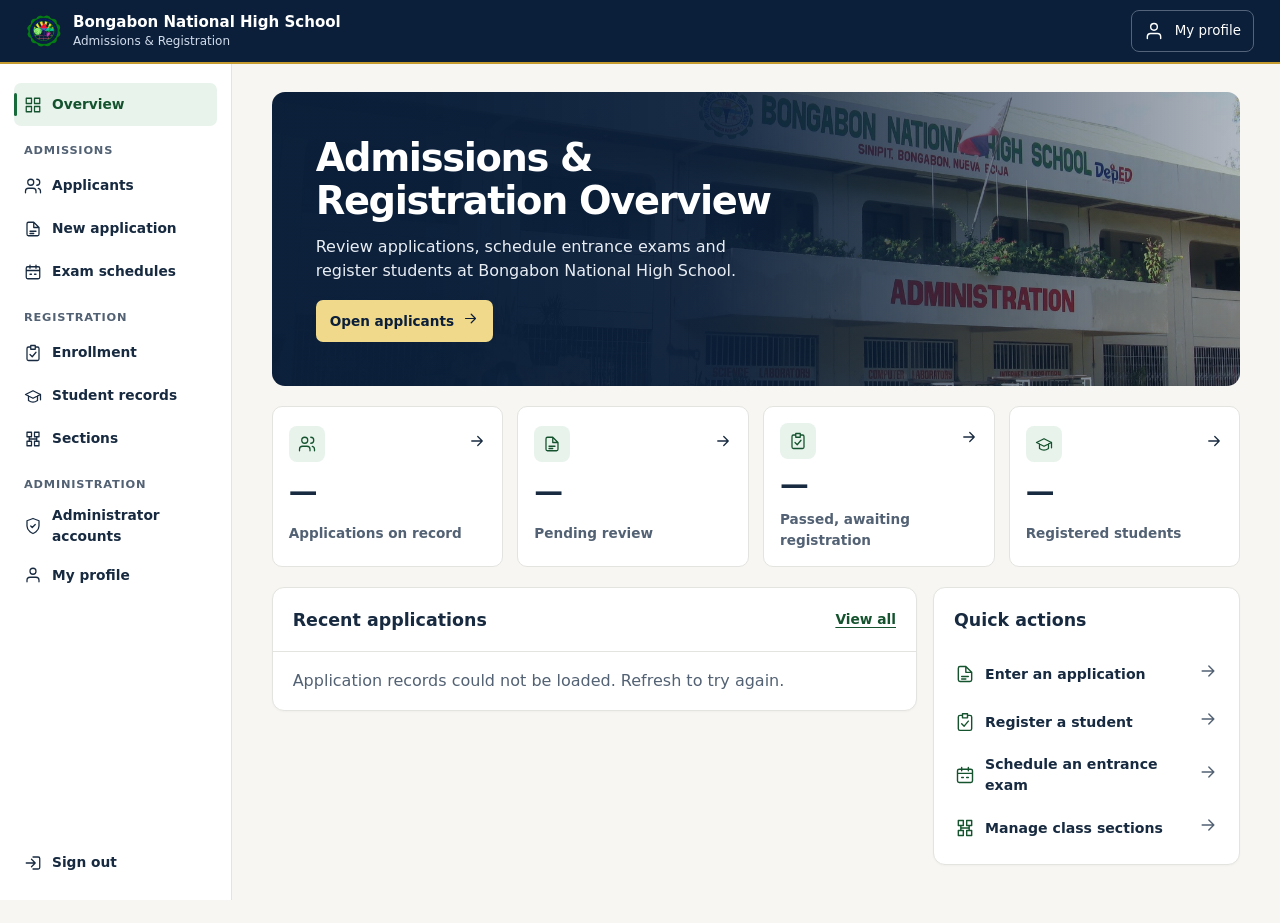
<file: form/dashboard.html>
<!DOCTYPE html>
<html lang="en">
<head>
  <meta charset="UTF-8" />
  <meta name="viewport" content="width=device-width, initial-scale=1" />
  <title>Admin Overview | Bongabon National High School</title>
  <link rel="stylesheet" href="main.css" />
  <link rel="stylesheet" href="workspace.css" />
  <script src="workspace.js" defer></script>
  <script src="records.js" defer></script>
  <script src="dashboard.js" defer></script>
</head>
<body class="workspace">
  <div data-workspace-shell></div>
  <div class="tab-content tab-content--active">
    <main id="workspace-main" class="page workspace-page workspace-dashboard" tabindex="-1">
      <header class="dashboard-banner">
        <h1>Admissions &amp;<br> Registration Overview</h1>
        <p>Review applications, schedule entrance exams and register students at Bongabon National High School.</p>
        <a class="workspace-button" href="applicants.html">Open applicants <span data-workspace-icon="arrow"></span></a>
      </header>

      <section class="dashboard-metrics" aria-label="Admissions and registration figures">
        <a class="dashboard-metric" href="applicants.html">
          <span class="dashboard-metric-top"><span class="dashboard-metric-icon" data-workspace-icon="applicants"></span><span data-workspace-icon="arrow"></span></span>
          <strong id="metricApplicants">—</strong><span class="dashboard-metric-label">Applications on record</span>
        </a>
        <a class="dashboard-metric" href="applicants.html?status=Pending">
          <span class="dashboard-metric-top"><span class="dashboard-metric-icon" data-workspace-icon="application"></span><span data-workspace-icon="arrow"></span></span>
          <strong id="metricPending">—</strong><span class="dashboard-metric-label">Pending review</span>
        </a>
        <a class="dashboard-metric" href="students.html?status=cleared">
          <span class="dashboard-metric-top"><span class="dashboard-metric-icon" data-workspace-icon="enrollment"></span><span data-workspace-icon="arrow"></span></span>
          <strong id="metricCleared">—</strong><span class="dashboard-metric-label">Passed, awaiting registration</span>
        </a>
        <a class="dashboard-metric" href="students.html?status=enrolled">
          <span class="dashboard-metric-top"><span class="dashboard-metric-icon" data-workspace-icon="students"></span><span data-workspace-icon="arrow"></span></span>
          <strong id="metricEnrolled">—</strong><span class="dashboard-metric-label">Registered students</span>
        </a>
      </section>
      <p class="dashboard-note" id="dashboardLimit" hidden>Figures cover the 1,000 most recent application records.</p>

      <div class="dashboard-work">
        <section class="card records-panel dashboard-quick" aria-labelledby="tasksHeading">
          <header class="records-panel-heading"><h2 id="tasksHeading">Quick actions</h2></header>
          <div class="dashboard-shortcuts">
            <a href="application.html"><span data-workspace-icon="application"></span>Enter an application <span data-workspace-icon="arrow"></span></a>
            <a href="main.html"><span data-workspace-icon="enrollment"></span>Register a student <span data-workspace-icon="arrow"></span></a>
            <a href="exam_schedule.html"><span data-workspace-icon="exam"></span>Schedule an entrance exam <span data-workspace-icon="arrow"></span></a>
            <a href="section_management.html"><span data-workspace-icon="sections"></span>Manage class sections <span data-workspace-icon="arrow"></span></a>
          </div>
        </section>
        <section class="card records-panel dashboard-recent" aria-labelledby="recentHeading">
          <header class="records-panel-heading">
            <h2 id="recentHeading">Recent applications</h2>
            <a class="workspace-link" href="applicants.html">View all</a>
          </header>
          <div class="records-table-region record-cards" id="dashboardRecords" hidden>
            <table class="applicants-table" aria-labelledby="recentHeading" role="table">
              <thead role="rowgroup"><tr role="row"><th scope="col" role="columnheader">Applicant</th><th scope="col" role="columnheader">Curriculum</th><th scope="col" role="columnheader">Status</th><th scope="col" role="columnheader">Action</th></tr></thead>
              <tbody id="recentApplications" role="rowgroup"></tbody>
            </table>
          </div>
          <p class="records-empty" id="dashboardStatus" role="status">Loading recent applications…</p>
        </section>
      </div>
    </main>
  </div>
</body>
</html>
</file>
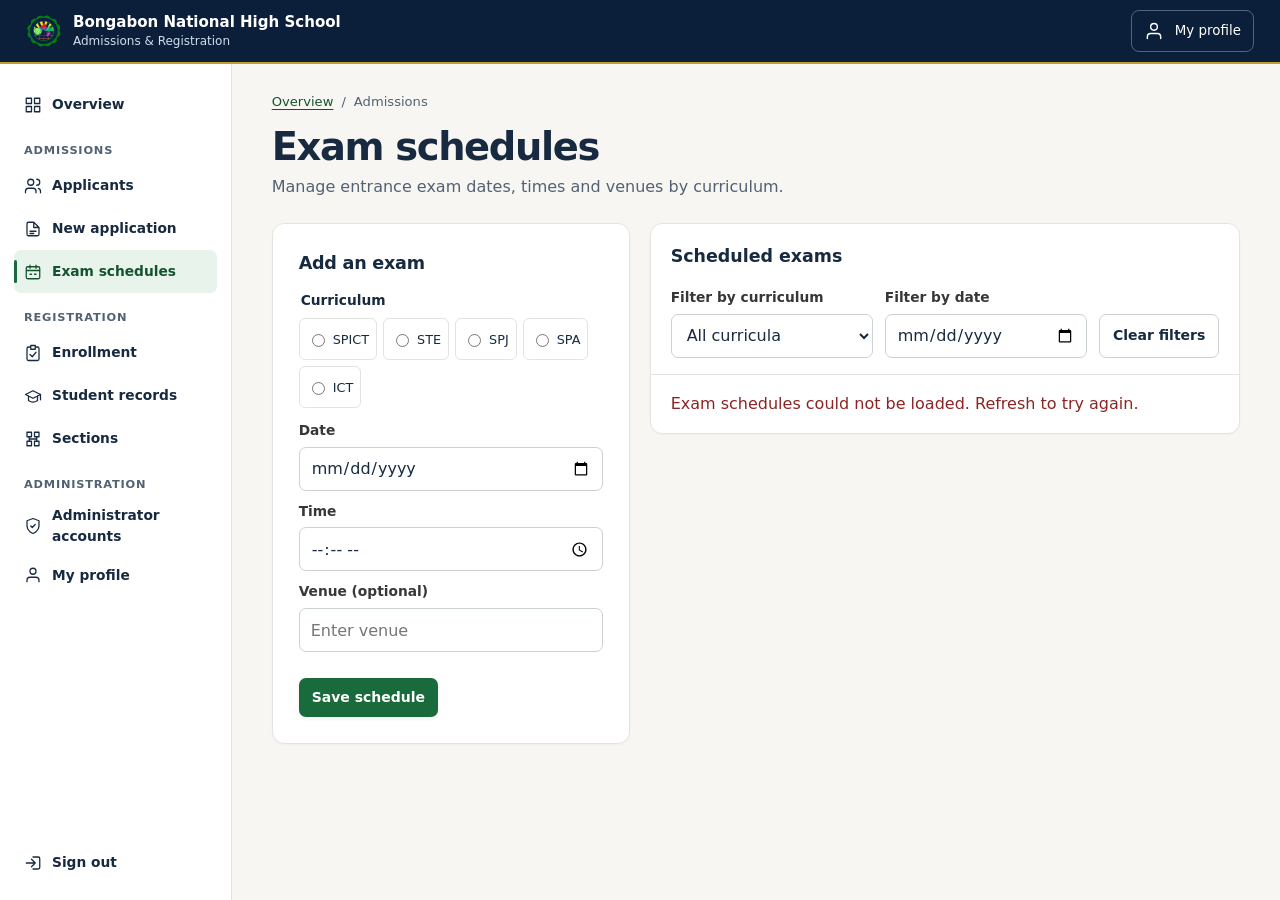
<file: form/exam_schedule.html>
<!DOCTYPE html>
<html lang="en">
<head>
  <meta charset="UTF-8" />
  <title>Exam Schedule</title>
  <meta name="viewport" content="width=device-width, initial-scale=1" />
  <link rel="stylesheet" href="main.css" />
  <link rel="stylesheet" href="workspace.css" />
  <script src="workspace.js" defer></script>
</head>
<body class="workspace">
  <div data-workspace-shell></div>

  <div class="tab-content tab-content--active">
    <main id="workspace-main" class="page workspace-page" tabindex="-1">
      <div class="workspace-split">
        <section class="card" aria-labelledby="newExamHeading">
          <header class="card__header"><h2 id="newExamHeading">Add an exam</h2></header>
          <form id="newExamForm">
            <fieldset class="exam-curriculum" id="curriculumRadios">
              <legend>Curriculum</legend>
              <label><input type="radio" name="curriculum" value="SPICT" required> SPICT</label>
              <label><input type="radio" name="curriculum" value="STE"> STE</label>
              <label><input type="radio" name="curriculum" value="SPJ"> SPJ</label>
              <label><input type="radio" name="curriculum" value="SPA"> SPA</label>
              <label><input type="radio" name="curriculum" value="ICT"> ICT</label>
            </fieldset>
            <div class="field"><label for="examDate">Date</label><input type="date" name="exam_date" id="examDate" required /></div>
            <div class="field"><label for="examTime">Time</label><input type="time" name="exam_time" id="examTime" required /></div>
            <div class="field"><label for="examVenue">Venue (optional)</label><input type="text" name="venue" id="examVenue" placeholder="Enter venue" /></div>
            <button id="saveExamBtn" class="btn btn--primary" type="submit">Save schedule</button>
            <p id="examScheduleError" class="form-feedback" role="status" hidden></p>
          </form>
        </section>
        <section class="card records-panel" aria-labelledby="examListHeading">
          <header class="records-panel-heading">
            <h2 id="examListHeading">Scheduled exams</h2>
            <span class="records-counter" id="examCount" aria-live="polite"></span>
          </header>
          <div class="records-toolbar exam-toolbar">
            <div class="field">
              <label for="examFilterCurriculum">Filter by curriculum</label>
              <select id="examFilterCurriculum"><option value="">All curricula</option></select>
            </div>
            <div class="field">
              <label for="examFilterDate">Filter by date</label>
              <input type="date" id="examFilterDate" />
            </div>
            <button class="btn btn--secondary" id="clearExamFilters" type="button">Clear filters</button>
          </div>
          <div class="records-table-region record-cards" id="examRecords" hidden>
            <table class="applicants-table" aria-labelledby="examListHeading" role="table">
              <thead role="rowgroup"><tr role="row">
                <th scope="col" role="columnheader">Curriculum</th><th scope="col" role="columnheader">Date</th><th scope="col" role="columnheader">Time</th>
                <th scope="col" role="columnheader">Venue</th><th scope="col" role="columnheader">Actions</th>
              </tr></thead>
              <tbody id="examTableBody" role="rowgroup"></tbody>
            </table>
          </div>
          <p class="records-empty" id="examStatus" role="status">Loading exam schedules…</p>
        </section>
      </div>
    </main>
  </div>
  <dialog class="workspace-dialog" id="examEditDialog" aria-labelledby="examEditHeading">
    <form id="examEditForm">
      <div class="modal__header">
        <h2 id="examEditHeading">Edit exam schedule</h2>
        <button type="button" class="modal__close" id="closeExamEdit" aria-label="Close edit form">×</button>
      </div>
      <div class="modal__body">
        <input type="hidden" name="id" />
        <div class="field"><label for="editExamDate">Date</label><input type="date" name="exam_date" id="editExamDate" required /></div>
        <div class="field"><label for="editExamTime">Time</label><input type="time" name="exam_time" id="editExamTime" step="1" required /></div>
        <div class="field"><label for="editExamVenue">Venue (optional)</label><input type="text" name="venue" id="editExamVenue" /></div>
        <p id="examEditError" class="form-feedback" role="status" hidden></p>
      </div>
      <div class="modal__footer">
        <button class="btn btn--secondary" id="cancelExamEdit" type="button">Cancel</button>
        <button class="btn btn--primary" type="submit">Save changes</button>
      </div>
    </form>
  </dialog>
  <script src="records.js"></script>
  <script src="exam-schedules.js"></script>
</body>
</html>
</file>
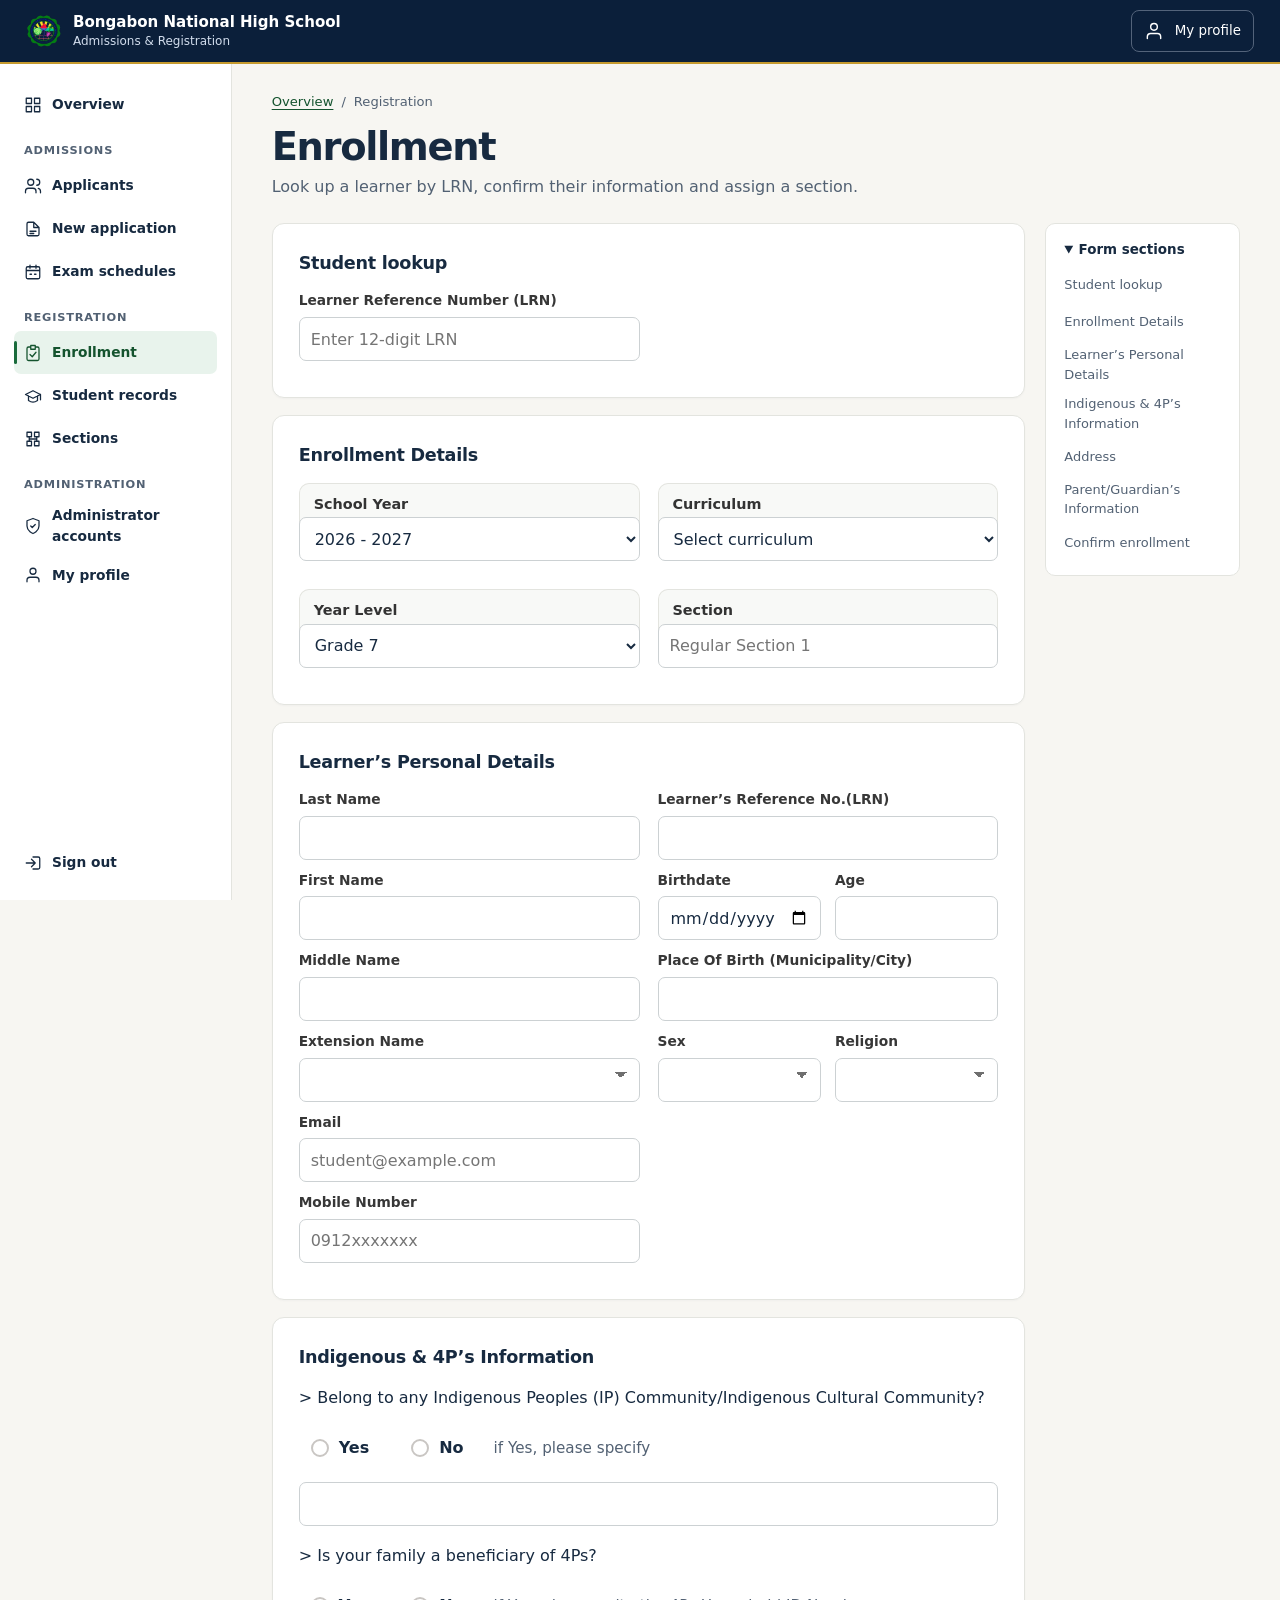
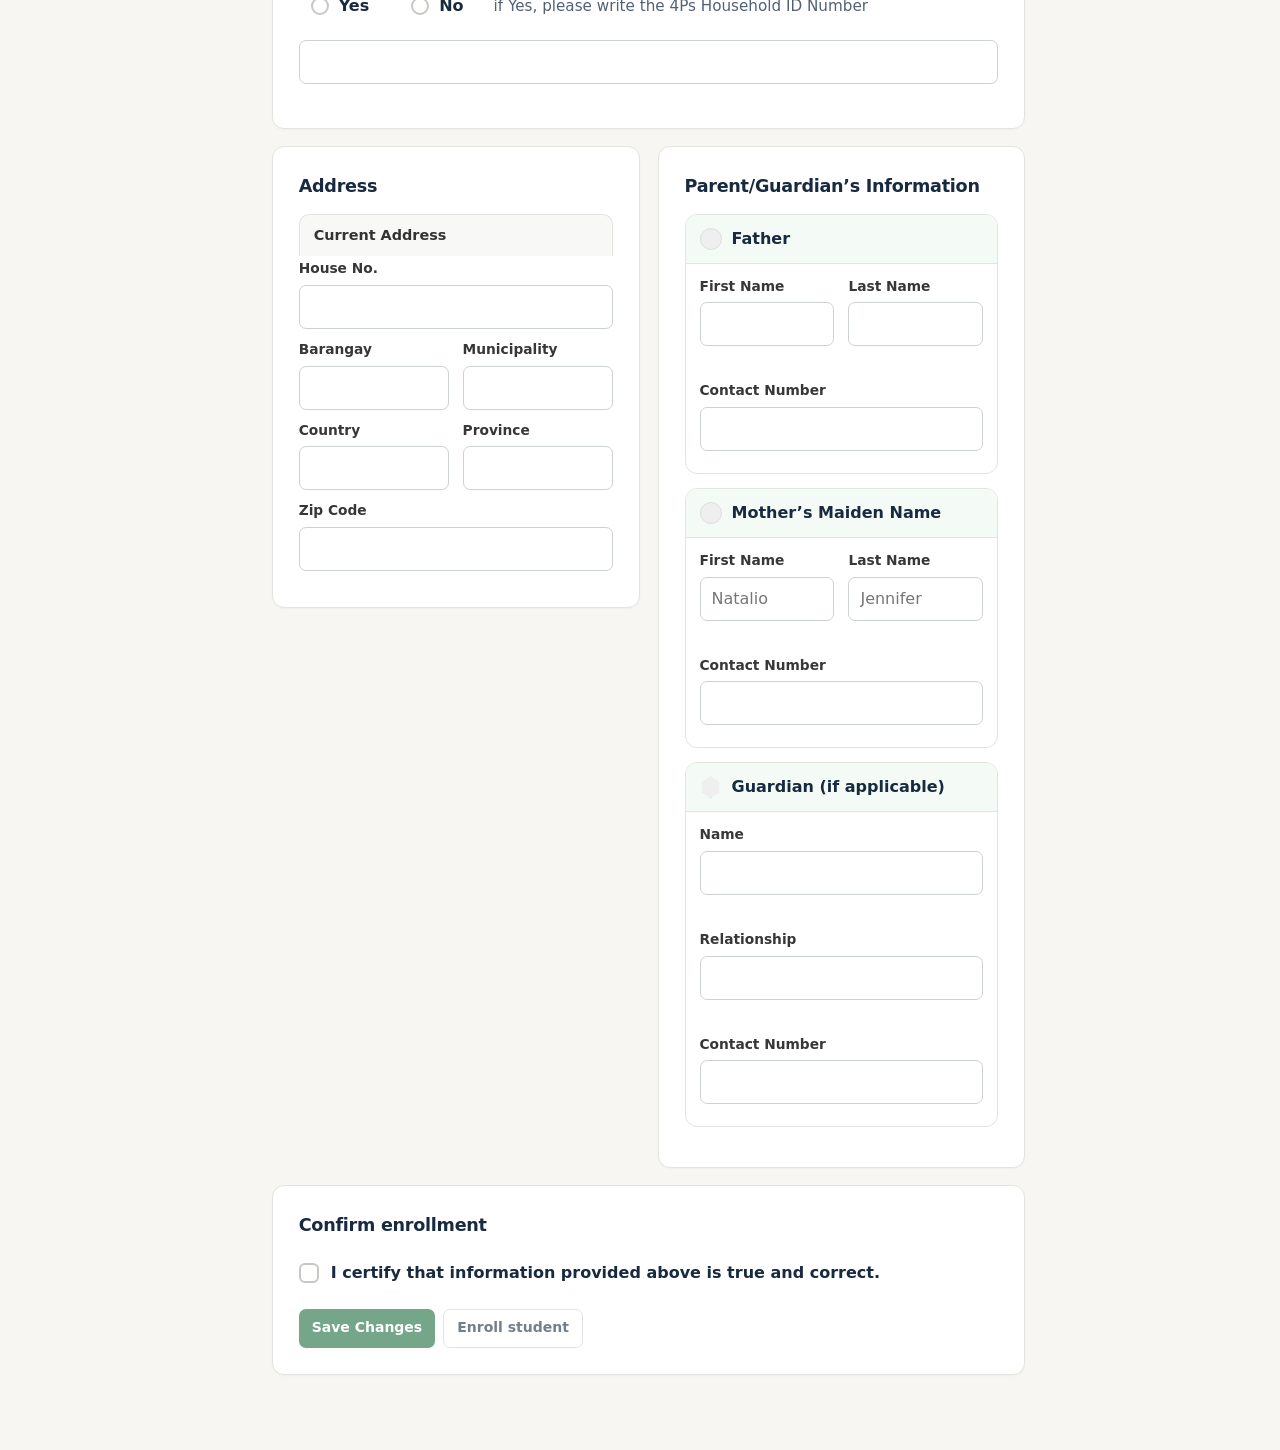
<file: form/main.html>
<!DOCTYPE html>
<html lang="en">
<head>
  <meta charset="UTF-8" />
  <title>Enrollment Form</title>
  <meta name="viewport" content="width=device-width, initial-scale=1" />
  <link rel="stylesheet" href="main.css" />
  <link rel="stylesheet" href="workspace.css" />
  <script src="workspace.js" defer></script>
  <style>
    /* Toast notifications */
    #toastContainer{position:fixed;right:16px;bottom:16px;z-index:9999;display:flex;flex-direction:column;gap:8px;align-items:flex-end}
    .toast{background:#111827;color:#fff;padding:10px 14px;border-radius:8px;box-shadow:0 8px 24px rgba(2,6,23,0.2);transform:translateY(12px);opacity:0;transition:all 220ms ease;font-size:14px}
    .toast--visible{transform:translateY(0);opacity:1}
    .toast--success{background:#065f46}
    .toast--error{background:#b91c1c}
  </style>
</head>
<body class="workspace">
  <div data-workspace-shell></div>

  <!-- Enrollment Content -->
  <div id="enrollment-tab" class="tab-content tab-content--active">
    <main id="workspace-main" class="page workspace-page" tabindex="-1">
      <div class="workspace-form-layout">
        <details class="workspace-form-index" open>
          <summary>Form sections</summary>
          <nav aria-label="Form sections" data-workspace-form-nav></nav>
        </details>
        <div class="workspace-form-content">
      <!-- Student LRN Search -->
      <section class="card">
        <header class="card__header">
          <span class="icon icon--clipboard" aria-hidden="true"></span>
          <h2>Student lookup</h2>
        </header>

        <div class="grid grid-2">
            <div class="field">
              <label for="lrnInput">Learner Reference Number (LRN)</label>
              <input id="lrnInput" type="text" inputmode="numeric" placeholder="Enter 12-digit LRN" maxlength="12" pattern="[0-9]{12}" aria-describedby="lrnStatus" oninput="this.value=this.value.replace(/\D/g,'').slice(0,12)" />
              <span id="lrnStatus" class="records-counter" aria-live="polite"></span>
            </div>
        </div>
      </section>
    <!-- Enrollment Details -->
    <section class="card">
      <header class="card__header">
        <span class="icon icon--clipboard" aria-hidden="true"></span>
        <h2>Enrollment Details</h2>
      </header>

      <div class="grid grid-2">
        <!-- School Year -->
        <div class="group">
          <div class="label-bar">School Year</div>
          <div class="field">
            <select aria-label="School Year">
              <option selected>2026 - 2027</option>
              <option>2025 - 2026</option>
              <option>2024 - 2025</option>
            </select>
          </div>
        </div>

        <!-- Enrollment Type removed per request -->

        <!-- Curriculum -->
        <div class="group">
          <div class="label-bar">Curriculum</div>
          <div class="field">
            <select id="curriculumSelect" aria-label="Curriculum">
              <option value="" selected hidden>Select curriculum</option>
              <option value="spict">SPICT</option>
              <option value="ste">STE</option>
              <option value="spj">SPJ</option>
              <option value="spa">SPA</option>
              <option value="ict">ICT</option>
            </select>
          </div>
        </div>

        <!-- Year level defaults to Grade 7 until a student record is loaded. -->
        <div class="group">
          <div class="label-bar">Year Level</div>
          <div class="field">
            <select aria-label="Year Level" id="yearLevel">
              <option>Grade 7</option>
            </select>
          </div>
        </div>

        <!-- Section (populated from Curriculum) -->
        <div class="group">
          <div class="label-bar">Section</div>
          <div class="field">
            <input type="text" id="sectionSelect" name="section" aria-label="Section" placeholder="Enter section" />
          </div>
        </div>
      </div>
    </section>

    <!-- Learner’s Personal Details -->
    <section class="card">
      <header class="card__header">
        <span class="icon icon--user" aria-hidden="true"></span>
        <h2>Learner’s Personal Details</h2>
      </header>

      <div class="grid grid-2">
        <!-- Left column -->
        <div>
          <div class="field">
            <label>Last Name</label>
            <input id="lastName" type="text" />
          </div>
          <div class="field">
            <label>First Name</label>
            <input id="firstName" name="first_name" type="text" />
          </div>
          <div class="field">
            <label>Middle Name</label>
            <input id="middleName" name="middle_name" type="text" />
          </div>
          <div class="field">
            <label>Extension Name</label>
            <div class="select-wrap">
              <select>
                <option selected hidden> </option>
                <option>Jr.</option>
                <option>Sr.</option>
                <option>III</option>
              </select>
            </div>
          </div>
          <div class="field">
            <label>Email</label>
            <input id="email" name="email" type="email" placeholder="student@example.com" />
          </div>
          <div class="field">
            <label>Mobile Number</label>
            <input id="mobile" name="mobile" type="tel" inputmode="tel" placeholder="0912xxxxxxx" />
          </div>
        </div>

        <!-- Right column -->
        <div>
          <div class="field">
            <label>Learner’s Reference No.(LRN)</label>
            <input id="lrnDisplay" name="lrn" type="text" inputmode="numeric" />
          </div>

          <div class="grid grid-2 compact">
            <div class="field">
              <label>Birthdate</label>
              <input id="birthdate" type="date" />
            </div>
            <div class="field">
              <label>Age</label>
              <input id="ageInput" type="number" min="0" />
            </div>
          </div>

          <div class="field">
            <label>Place Of Birth (Municipality/City)</label>
            <input id="placeOfBirth" name="place_of_birth" type="text" />
          </div>

          <div class="grid grid-2 compact">
            <div class="field">
              <label>Sex</label>
              <div class="select-wrap">
                <select id="sexSelect">
                  <option selected hidden> </option>
                  <option>Male</option>
                  <option>Female</option>
                  <option>Prefer not to say</option>
                </select>
              </div>
            </div>
            <div class="field">
              <label>Religion</label>
              <div class="select-wrap">
                <select id="religionSelect">
                  <option selected hidden> </option>
                  <option>Roman Catholic</option>
                  <option>Christian</option>
                  <option>Islam</option>
                  <option>Buddhist</option>
                  <option>Others</option>
                </select>
              </div>
            </div>
          </div>
        </div>
      </div>
    </section>

    <!-- Indigenous & 4P’s Information -->
    <section class="card">
      <header class="card__header">
        <h2>Indigenous & 4P’s Information</h2>
      </header>

      <div class="inner-panel">
        <!-- Block 1 -->
          <div class="question">
            <p>&gt; Belong to any Indigenous Peoples (IP) Community/Indigenous Cultural Community?</p>
            <div class="segmented">
              <label class="segmented__option">
                <input type="radio" name="ip" id="ip_yes" value="yes" />
                <span class="segmented__dot"></span>
                <span class="segmented__label">Yes</span>
              </label>
              <label class="segmented__option">
                <input type="radio" name="ip" id="ip_no" value="no" />
                <span class="segmented__dot"></span>
                <span class="segmented__label">No</span>
              </label>
              <span class="helper">if Yes, please specify</span>
            </div>
            <div class="field mt-12">
              <input id="indigenous_specify" name="indigenous_specify" type="text" aria-label="IP Specify" />
            </div>
          </div>

        <!-- Block 2 -->
        <div class="question">
          <p>&gt; Is your family a beneficiary of 4Ps?</p>
          <div class="segmented">
            <label class="segmented__option">
              <input type="radio" name="fourps" id="fourps_yes" value="yes" />
              <span class="segmented__dot"></span>
              <span class="segmented__label">Yes</span>
            </label>
            <label class="segmented__option">
              <input type="radio" name="fourps" id="fourps_no" value="no" />
              <span class="segmented__dot"></span>
              <span class="segmented__label">No</span>
            </label>
            <span class="helper">if Yes, please write the 4Ps Household ID Number</span>
          </div>
          <div class="field mt-12">
            <input id="fourps_household_id" name="fourps_household_id" type="text" aria-label="4Ps Household ID Number" />
          </div>
        </div>
      </div>
    </section>

    <!-- Address + Parent/Guardian -->
    <section class="grid grid-2 side-by-side">
      <!-- Address card -->
      <div class="card">
        <header class="card__header">
          <h2>Address</h2>
        </header>

        <div class="group">
          <div class="label-bar">Current Address</div>
          <div class="field">
            <label class="sr-only">Current Address</label>
          </div>

          <div class="field">
            <label>House No.</label>
            <input id="house_no" name="house_no" type="text" />
          </div>

          <div class="grid grid-2 compact">
            <div class="field">
              <label>Barangay</label>
              <input id="barangay" name="barangay" type="text" />
            </div>
            <div class="field">
              <label>Municipality</label>
              <input id="municipality" name="municipality" type="text" />
            </div>
          </div>

          <div class="grid grid-2 compact">
            <div class="field">
              <label>Country</label>
              <input id="country" name="country" type="text" />
            </div>
            <div class="field">
              <label>Province</label>
              <input id="province" name="province" type="text" />
            </div>
          </div>

          <div class="field">
            <label>Zip Code</label>
            <input id="zip_code" name="zip_code" type="text" inputmode="numeric" />
          </div>
        </div>
      </div>

      <!-- Parent/Guardian’s Information card -->
      <div class="card">
        <header class="card__header">
          <h2>Parent/Guardian’s Information</h2>
        </header>

        <!-- Father -->
        <details class="pane" open>
          <summary><span class="icon icon--person" aria-hidden="true"></span> Father</summary>
          <div class="grid grid-2 compact">
            <div class="field">
              <label>First Name</label>
              <input id="father_first" name="father_first" type="text" />
            </div>
            <div class="field">
              <label>Last Name</label>
              <input id="father_last" name="father_last" type="text" />
            </div>
          </div>
          <div class="field with-icon">
            <label>Contact Number</label>
            <input id="father_contact" name="father_contact" type="text" inputmode="tel" style="padding-right: 40px;" />
          </div>
        </details>

        <!-- Mother’s Maiden Name -->
        <details class="pane" open>
          <summary><span class="icon icon--person" aria-hidden="true"></span> Mother’s Maiden Name</summary>
          <div class="grid grid-2 compact">
            <div class="field">
              <label>First Name</label>
              <input id="mother_first" name="mother_first" type="text" placeholder="Natalio" />
            </div>
            <div class="field">
              <label>Last Name</label>
              <input id="mother_last" name="mother_last" type="text" placeholder="Jennifer" />
            </div>
          </div>
          <div class="field with-icon">
            <label>Contact Number</label>
            <input id="mother_contact" name="mother_contact" type="text" inputmode="tel" style="padding-right: 40px;" />
          </div>
        </details>

        <!-- Guardian (if applicable) -->
        <details class="pane" open>
          <summary><span class="icon icon--shield" aria-hidden="true"></span> Guardian (if applicable)</summary>
          <div class="field">
            <label>Name</label>
            <input id="guardian_name" name="guardian_name" type="text" />
          </div>
          <div class="field">
            <label>Relationship</label>
            <input id="guardian_relationship" name="guardian_relationship" type="text" />
          </div>
          <div class="field with-icon">
            <label>Contact Number</label>
            <input id="guardian_contact" name="guardian_contact" type="text" inputmode="tel" style="padding-right: 40px;" />
          </div>
        </details>
      </div>
    </section>

    <!-- Certification + Submit -->
    <section class="card">
      <header class="card__header"><h2>Confirm enrollment</h2></header>
      <div class="submit-area">
        <label class="checkbox">
          <input type="checkbox" id="certify" />
          <span class="checkbox__box"></span>
          <span class="checkbox__label">I certify that information provided above is true and correct.</span>
        </label>

        <div class="workspace-form-actions">
          <button id="saveApplicantBtn" class="btn btn--primary" disabled>
            Save Changes
          </button>
          <button id="submitBtn" class="btn btn--secondary" disabled>
            Enroll student
          </button>
        </div>
      </div>
    </section>
        </div>
      </div>
    </main>
  </div>


  <script src="script.js"></script>
  <div id="toastContainer" aria-live="polite" aria-atomic="true"></div>
  <script>
    // Simple toast helper used by Save/Enroll actions
    function showToast(message, success = true, timeout = 3500) {
      try {
        const container = document.getElementById('toastContainer');
        if (!container) return;
        const t = document.createElement('div');
        t.className = 'toast ' + (success ? 'toast--success' : 'toast--error');
        t.textContent = message;
        container.appendChild(t);
        // allow CSS transition
        requestAnimationFrame(() => t.classList.add('toast--visible'));
        setTimeout(() => {
          t.classList.remove('toast--visible');
          setTimeout(() => { try { container.removeChild(t); } catch(e){} }, 220);
        }, timeout);
      } catch (e) { /* ignore */ }
    }
    // Autofill learner details when LRN is entered.
    (function(){
      const lrnEl = document.getElementById('lrnInput');
      if (!lrnEl) return;
      // debounce helper
      const debounce = (fn, wait) => {
        let t;
        return function(...args){
          clearTimeout(t);
          t = setTimeout(()=>fn.apply(this,args), wait);
        };
      };

      const doLookup = function(v){
        if (!v) return;
        const statusEl = document.getElementById('lrnStatus');
        if (statusEl) statusEl.textContent = 'Searching...';
        if (window._lrnAbort) window._lrnAbort.abort();
        window._lrnAbort = new AbortController();
        const signal = window._lrnAbort.signal;
        fetch('../controllers/get_applicant_by_lrn.php?lrn='+encodeURIComponent(v), {signal})
          .then(r=>r.json())
          .then(data=>{
            if (!data || !data.success || !data.applicant) {
              if (statusEl) {
                statusEl.textContent = 'No record found';
                setTimeout(()=>{ if (statusEl) statusEl.textContent = ''; }, 3000);
              }
              return;
            }
            if (statusEl) statusEl.textContent = '';
            const a = data.applicant;
            const set = (id, val) => {
              const el = document.getElementById(id);
              if (!el) return;
              el.value = val || '';
            };
            set('lastName', a.last_name);
            set('firstName', a.first_name);
            set('middleName', a.middle_name);
            // fill the visible LRN field in the form
            set('lrnDisplay', a.lrn || a.lrn_number || a.lrn_no || '');
            set('birthdate', a.birthdate);
            // Age: prefer explicit `age` column, otherwise compute from birthdate
            if (a.age) {
              set('ageInput', a.age);
            } else if (a.birthdate) {
              const bd = new Date(a.birthdate);
              if (!isNaN(bd.getTime())) {
                const diff = Date.now() - bd.getTime();
                const age = Math.floor(diff / (365.25*24*60*60*1000));
                set('ageInput', age);
              }
            }
            set('placeOfBirth', a.place_of_birth || a.placeOfBirth || a.birthplace || '');
            set('email', a.email);
            set('mobile', a.mobile);
            // populate section text (accept multiple possible field names)
            try {
              const secVal = String(a.section_text || a.section || a.section_name || a.class_section || a.section_assigned || '').trim();
              set('sectionSelect', secVal);
            } catch (e) { /* ignore */ }
            // Helper: set select by value or visible option text (case-insensitive)
            const setSelectFlexible = (id, val) => {
              if (!val) return;
              const el = document.getElementById(id);
              if (!el) return;
              // try direct value match first
              for (const opt of el.options) {
                if (opt.value === val) { el.value = opt.value; return; }
              }
              const target = String(val).trim().toLowerCase();
              for (const opt of el.options) {
                if ((opt.value || '').toLowerCase() === target || (opt.text || '').toLowerCase() === target) {
                  el.value = opt.value || opt.text; return;
                }
              }
              // fallback: try substring match on option text
              for (const opt of el.options) {
                if ((opt.text || '').toLowerCase().indexOf(target) !== -1) { el.value = opt.value || opt.text; return; }
              }
            };

            setSelectFlexible('sexSelect', a.gender || a.sex || a.sexual || '');
            setSelectFlexible('religionSelect', a.religion || '');
            const year = document.getElementById('yearLevel');
            const grade = String(a.year_level || 'Grade 7').trim() || 'Grade 7';
            year.replaceChildren(new Option(grade, grade));

            // Autofill curriculum from `applicants.curriculum` (use exact applicant value)
            try {
              const curSelect = document.getElementById('curriculumSelect');
              if (curSelect) {
                const canonical = (a.curriculum || '').toString().trim();
                if (canonical) {
                  let found = false;
                  const lowerCanonical = canonical.toLowerCase();
                  for (const opt of curSelect.options) {
                    if (((opt.value || '').toString().toLowerCase() === lowerCanonical) || ((opt.text || '').toLowerCase() === lowerCanonical)) {
                      curSelect.value = opt.value || opt.text; found = true; break;
                    }
                  }
                  if (!found) {
                    const add = document.createElement('option');
                    add.value = canonical;
                    add.text = canonical;
                    add.selected = true;
                    curSelect.appendChild(add);
                    curSelect.value = canonical;
                  }
                }
              }
            } catch (e) { /* ignore */ }

            // Indigenous / 4Ps: map DB boolean flags and extra fields
            try {
              if (typeof a.is_indigenous !== 'undefined') {
                const yes = document.getElementById('ip_yes');
                const no = document.getElementById('ip_no');
                if (yes && no) {
                  if (parseInt(a.is_indigenous,10) === 1) { yes.checked = true; no.checked = false; }
                  else { yes.checked = false; no.checked = true; }
                }
              }
              const indSpec = document.getElementById('indigenous_specify');
              if (indSpec) indSpec.value = a.indigenous_specify || '';

              if (typeof a.is_4ps !== 'undefined') {
                const yes4 = document.getElementById('fourps_yes');
                const no4 = document.getElementById('fourps_no');
                if (yes4 && no4) {
                  if (parseInt(a.is_4ps,10) === 1) { yes4.checked = true; no4.checked = false; }
                  else { yes4.checked = false; no4.checked = true; }
                }
              }
              const fhid = document.getElementById('fourps_household_id');
              if (fhid) fhid.value = a.fourps_household_id || '';
            } catch (e) {
              // ignore
            }
            set('father_first', a.father_first);
            set('father_last', a.father_last);
            set('father_contact', a.father_contact);
            set('mother_first', a.mother_first);
            set('mother_last', a.mother_last);
            set('mother_contact', a.mother_contact);
            set('guardian_name', a.guardian_name);
            set('guardian_relationship', a.guardian_relationship);
            set('guardian_contact', a.guardian_contact);
            // populate address fields if present in the applicant row
            set('house_no', a.house_no);
            set('barangay', a.barangay);
            set('municipality', a.municipality);
            set('country', a.country);
            set('province', a.province);
            set('zip_code', a.zip_code);
            // enable Save button after autofill so user can save edits without enrolling
            const saveBtnAuto = document.getElementById('saveApplicantBtn');
            if (saveBtnAuto) saveBtnAuto.disabled = false;
          })
          .catch(err=>{
            if (err && err.name === 'AbortError') return;
            const statusEl2 = document.getElementById('lrnStatus'); if (statusEl2) statusEl2.textContent = '';
          });
      };

      const debouncedLookup = debounce(function(){ doLookup(this.value.trim()); }, 400);
      lrnEl.addEventListener('input', debouncedLookup);
      lrnEl.addEventListener('paste', function(e){
        // handle paste by scheduling lookup after paste completes
        setTimeout(()=>debouncedLookup.call(lrnEl), 50);
      });
      
      // Enable save button when fields change
      const saveBtn = document.getElementById('saveApplicantBtn');
      const statusElMain = document.getElementById('lrnStatus');
      const enableSave = () => { if (saveBtn) saveBtn.disabled = false; };

      // Fields to watch
      const watchIds = ['firstName','middleName','lastName','lrnDisplay','birthdate','ageInput','placeOfBirth','sexSelect','religionSelect','indigenous_specify','fourps_household_id','father_first','father_last','father_contact','mother_first','mother_last','mother_contact','guardian_name','guardian_relationship','guardian_contact','house_no','barangay','municipality','country','province','zip_code','email','mobile','sectionSelect'];
      watchIds.forEach(id => {
        const el = document.getElementById(id);
        if (!el) return;
        el.addEventListener('input', enableSave);
        el.addEventListener('change', enableSave);
      });

      if (saveBtn) {
        saveBtn.addEventListener('click', async function(){
          const lrn = document.getElementById('lrnInput').value.trim();
          if (!lrn) {
            alert('Enter LRN to identify applicant before saving.');
            return;
          }

          // Use section text directly (no section_id lookup)
          const sectionName = (document.getElementById('sectionSelect')||{}).value.trim();

          const payload = {
            lrn: lrn,
            first_name: document.getElementById('firstName').value.trim(),
            middle_name: document.getElementById('middleName').value.trim(),
            last_name: document.getElementById('lastName').value.trim(),
            birthdate: document.getElementById('birthdate').value || null,
            place_of_birth: document.getElementById('placeOfBirth').value.trim(),
            gender: document.getElementById('sexSelect').value || null,
            religion: document.getElementById('religionSelect').value || null,
            // indigenous / 4ps mapped to DB column names expected by update endpoint
            is_indigenous: (document.querySelector('input[name="ip"]:checked')||{}).value === 'yes' ? 1 : 0,
            indigenous_specify: (document.getElementById('indigenous_specify')||{}).value || null,
            is_4ps: (document.querySelector('input[name="fourps"]:checked')||{}).value === 'yes' ? 1 : 0,
            fourps_household_id: (document.getElementById('fourps_household_id')||{}).value || null,
            email: (document.getElementById('email')||{}).value || null,
            mobile: (document.getElementById('mobile')||{}).value || null,
            father_first: (document.getElementById('father_first')||{}).value || null,
            father_last: (document.getElementById('father_last')||{}).value || null,
            father_contact: (document.getElementById('father_contact')||{}).value || null,
            mother_first: (document.getElementById('mother_first')||{}).value || null,
            mother_last: (document.getElementById('mother_last')||{}).value || null,
            mother_contact: (document.getElementById('mother_contact')||{}).value || null,
            guardian_name: (document.getElementById('guardian_name')||{}).value || null,
            guardian_relationship: (document.getElementById('guardian_relationship')||{}).value || null,
            guardian_contact: (document.getElementById('guardian_contact')||{}).value || null,
            house_no: (document.getElementById('house_no')||{}).value || null,
            barangay: (document.getElementById('barangay')||{}).value || null,
            municipality: (document.getElementById('municipality')||{}).value || null,
            country: (document.getElementById('country')||{}).value || null,
            province: (document.getElementById('province')||{}).value || null,
            zip_code: (document.getElementById('zip_code')||{}).value || null
          };

          // include the raw section text (and a generic `section` field for compatibility)
          if (sectionName) {
            payload.section_text = sectionName;
            payload.section = sectionName;
          }
          // include selected curriculum when saving edits
          try {
            const cur = (document.getElementById('curriculumSelect')||{}).value || null;
            if (cur) payload.curriculum = cur;
          } catch(e) { /* ignore */ }

          if (statusElMain) statusElMain.textContent = 'Saving...';
          try {
            const res = await fetch('../controllers/update_applicant.php', {
              method: 'POST',
              headers: {'Content-Type':'application/json'},
              body: JSON.stringify(payload)
            });
            const js = await res.json();
            if (statusElMain) statusElMain.textContent = js && js.success ? 'Saved' : (js.message || 'Save failed');
            if (js && js.success) showToast('Saved successfully'); else showToast(js && js.message ? js.message : 'Save failed', false);
            setTimeout(()=>{ if (statusElMain) statusElMain.textContent = ''; }, 3000);
            if (js && js.success) {
              if (saveBtn) saveBtn.disabled = true;
            }
          } catch (e) {
            if (statusElMain) statusElMain.textContent = 'Save failed';
            showToast('Save failed', false);
            setTimeout(()=>{ if (statusElMain) statusElMain.textContent = ''; }, 3000);
          }
        });
      }
      // Enroll button: enable only when certify is checked; send status update to mark applicant as enrolled
      const enrollBtn = document.getElementById('submitBtn');
      const certifyChk = document.getElementById('certify');
      if (certifyChk && enrollBtn) {
        certifyChk.addEventListener('change', function(){
          enrollBtn.disabled = !this.checked;
        });
        // initialize state
        enrollBtn.disabled = !certifyChk.checked;

        enrollBtn.addEventListener('click', async function(){
          const lrn = document.getElementById('lrnInput').value.trim() || document.getElementById('lrnDisplay').value.trim();
          if (!lrn) { alert('Enter LRN to identify applicant before enrolling.'); return; }

          const payload = {
            lrn: lrn,
            status: 'enrolled'
          };
          // include curriculum and section_text when available
          const curriculumEl = document.getElementById('curriculumSelect');
          if (curriculumEl && curriculumEl.value) payload.curriculum = curriculumEl.value;
          const sectionText = (document.getElementById('sectionSelect')||{}).value || '';
          if (sectionText) payload.section_text = sectionText;

          if (statusElMain) statusElMain.textContent = 'Enrolling...';
          try {
            const res = await fetch('../controllers/update_applicant.php', {
              method: 'POST', headers: {'Content-Type':'application/json'}, body: JSON.stringify(payload)
            });
            const js = await res.json();
            if (js && js.success) {
              if (statusElMain) statusElMain.textContent = 'Student enrolled';
              showToast('Student enrolled', true);
              // disable buttons to avoid duplicate actions
              enrollBtn.disabled = true; if (saveBtn) saveBtn.disabled = true;
            } else {
              const m = js && js.message ? js.message : 'Enroll failed';
              if (statusElMain) statusElMain.textContent = m;
              showToast(m, false);
            }
            setTimeout(()=>{ if (statusElMain) statusElMain.textContent = ''; }, 3000);
          } catch (e) {
            if (statusElMain) statusElMain.textContent = 'Enroll failed';
            showToast('Enroll failed', false);
            setTimeout(()=>{ if (statusElMain) statusElMain.textContent = ''; }, 3000);
          }
        });
      }
    })();

  // If navigating from Students 'Edit', accept either a simple LRN key or a JSON payload
  (function(){
    try{
      const raw = localStorage.getItem('editStudent');
      if (raw) {
        try {
          const payload = JSON.parse(raw || '{}');
          const lrn = payload.lrn || payload.lrn_number || payload.lrn_no || '';
          const lrnEl = document.getElementById('lrnInput');
          if (lrnEl && lrn) {
            lrnEl.value = lrn;
            const disp = document.getElementById('lrnDisplay'); if (disp) disp.value = lrn;
            lrnEl.dispatchEvent(new Event('input', { bubbles: true }));
          }
          // Defer applying incoming curriculum/section until after the lookup
          // populates the curriculum options. Store them in a temp holder.
          window._incomingEdit = {
            curriculum: payload.curriculum || '',
            section: payload.section || payload.section_text || payload.section_name || ''
          };
        } catch (e) { /* ignore malformed payload */ }
        localStorage.removeItem('editStudent');
        return;
      }

      // legacy simple LRN key
      const lrn = localStorage.getItem('editStudentLrn');
      if (!lrn) return;
      const lrnEl = document.getElementById('lrnInput');
      if (lrnEl) {
        lrnEl.value = lrn;
        const disp = document.getElementById('lrnDisplay'); if (disp) disp.value = lrn;
        lrnEl.dispatchEvent(new Event('input', { bubbles: true }));
      }
      localStorage.removeItem('editStudentLrn');
    }catch(e){ console.error('prefill editStudent failed', e); }
  })();
  </script>
</body>
</html>
</file>
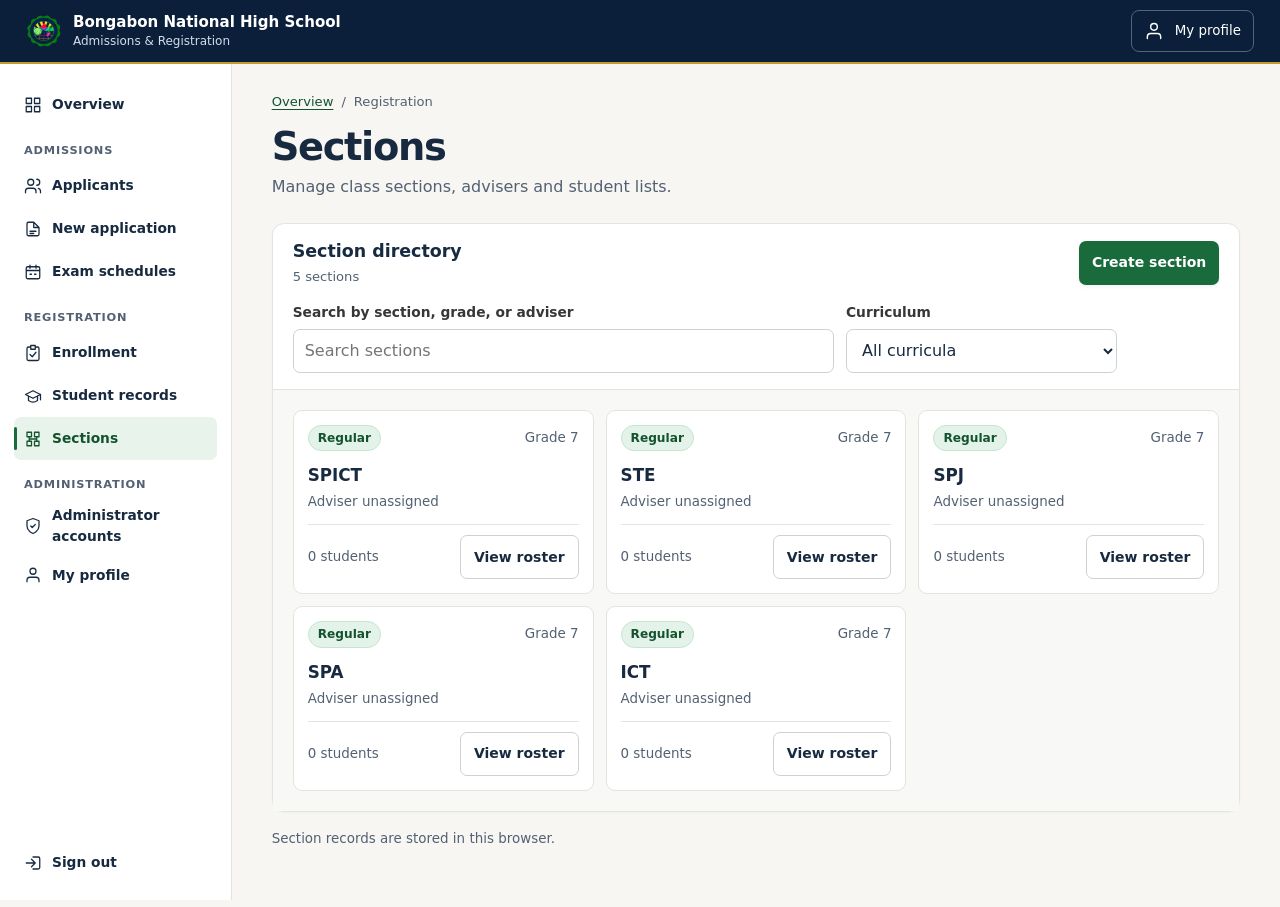
<file: form/section_management.html>
<!DOCTYPE html>
<html lang="en">
<head>
  <meta charset="UTF-8" />
  <title>Section Management</title>
  <meta name="viewport" content="width=device-width, initial-scale=1" />
  <link rel="stylesheet" href="main.css" />
  <link rel="stylesheet" href="workspace.css" />
  <link rel="stylesheet" href="sections.css" />
  <script src="workspace.js" defer></script>
  <script src="sections.js" defer></script>
</head>
<body class="workspace">
  <div data-workspace-shell></div>

  <div class="tab-content tab-content--active">
    <main id="workspace-main" class="page workspace-page" tabindex="-1">
      <section class="card records-panel" aria-labelledby="sectionDirectoryTitle">
        <header class="records-panel-heading section-directory-heading">
          <div>
            <h2 id="sectionDirectoryTitle">Section directory</h2>
            <span id="sectionsCount" class="records-counter" aria-live="polite"></span>
          </div>
          <button type="button" id="openCreateSectionBtn" class="btn btn--primary section-command">Create section</button>
        </header>
        <div class="records-toolbar section-directory-toolbar">
          <div class="field">
            <label for="sectionSearch">Search by section, grade, or adviser</label>
            <input type="search" id="sectionSearch" placeholder="Search sections" />
          </div>
          <div class="field">
            <label for="sectionCurriculum">Curriculum</label>
            <select id="sectionCurriculum">
              <option value="">All curricula</option>
            </select>
          </div>
        </div>
        <ul id="sectionsContainer" class="section-directory" role="list" hidden></ul>
        <p class="records-empty" id="sectionDirectoryMessage" role="status">Loading sections…</p>
      </section>
      <p class="section-storage-note">Section records are stored in this browser.</p>
    </main>
  </div>

  <template id="sectionCardTemplate">
    <li class="section-entry">
      <div class="section-entry-meta">
        <span class="section-entry-curriculum status-badge" data-card-curriculum></span>
        <span data-card-grade></span>
      </div>
      <div class="section-entry-name">
        <h3 data-card-name></h3>
        <p data-card-adviser></p>
      </div>
      <div class="section-entry-footer">
        <span data-card-size></span>
        <button type="button" class="btn btn--secondary" data-open-section>View roster</button>
      </div>
    </li>
  </template>

  <dialog id="createSectionModal" class="workspace-dialog section-dialog" aria-labelledby="createSectionTitle">
    <header class="modal__header">
      <h2 id="createSectionTitle">Create section</h2>
      <button type="button" class="modal__close" data-close-section-dialog aria-label="Close create section dialog">×</button>
    </header>
    <form id="createSectionForm" class="section-dialog-form">
      <div class="modal__body">
        <div class="field">
          <label for="createCurriculum">Curriculum</label>
          <select id="createCurriculum" autofocus>
            <option value="regular">Regular</option>
            <option value="spict">SPICT</option>
            <option value="ste">STE</option>
            <option value="spj">SPJ</option>
            <option value="spa">SPA</option>
            <option value="ict">ICT</option>
          </select>
        </div>
        <div class="field">
          <label for="createGradeLevel">Grade level</label>
          <input id="createGradeLevel" placeholder="e.g. Grade 7" required />
        </div>
        <div class="field">
          <label for="createSectionName">Section name</label>
          <input id="createSectionName" placeholder="e.g. Sampaguita" required />
        </div>
        <div class="field">
          <label for="createAdviserName">Adviser name <span class="section-optional">(optional)</span></label>
          <input id="createAdviserName" />
        </div>
        <p class="section-form-error" id="createSectionError" role="alert" hidden></p>
      </div>
      <footer class="modal__footer">
        <button type="button" class="btn btn--secondary" data-close-section-dialog>Cancel</button>
        <button type="submit" id="saveCreateSection" class="btn btn--primary">Create section</button>
      </footer>
    </form>
  </dialog>

  <dialog id="viewSectionModal" class="workspace-dialog section-dialog section-roster-dialog" aria-labelledby="viewSectionTitle" aria-describedby="viewSectionContext">
    <header class="modal__header">
      <div>
        <h2 id="viewSectionTitle">Section roster</h2>
        <p id="viewSectionContext" class="section-optional"></p>
      </div>
      <button type="button" class="modal__close" data-close-section-dialog aria-label="Close section roster" autofocus>×</button>
    </header>
    <div class="modal__body">
      <form id="sectionAdviserForm" class="section-inline-form">
        <div class="field">
          <label for="viewAdviserInput">Adviser</label>
          <input id="viewAdviserInput" placeholder="Enter adviser name" />
        </div>
        <button type="submit" class="btn btn--secondary">Save adviser</button>
      </form>
      <div class="section-roster-heading">
        <h3>Student roster</h3>
        <span id="sectionRosterCount" class="records-counter" aria-live="polite"></span>
      </div>
      <form id="sectionStudentForm" class="section-inline-form">
        <div class="field">
          <label for="addStudentName">Student name</label>
          <input id="addStudentName" placeholder="Full name" required />
        </div>
        <button type="submit" id="addStudentBtn" class="btn btn--secondary">Add student</button>
      </form>
      <ul id="studentsCards" class="section-roster" role="list" hidden></ul>
      <p id="sectionRosterEmpty" class="section-roster-empty" hidden>No students in this section yet.</p>
      <p class="section-form-feedback" id="sectionRosterFeedback" role="status" hidden></p>
    </div>
    <footer class="modal__footer">
      <button type="button" class="btn btn--secondary" data-close-section-dialog>Done</button>
    </footer>
  </dialog>
</body>
</html>
</file>
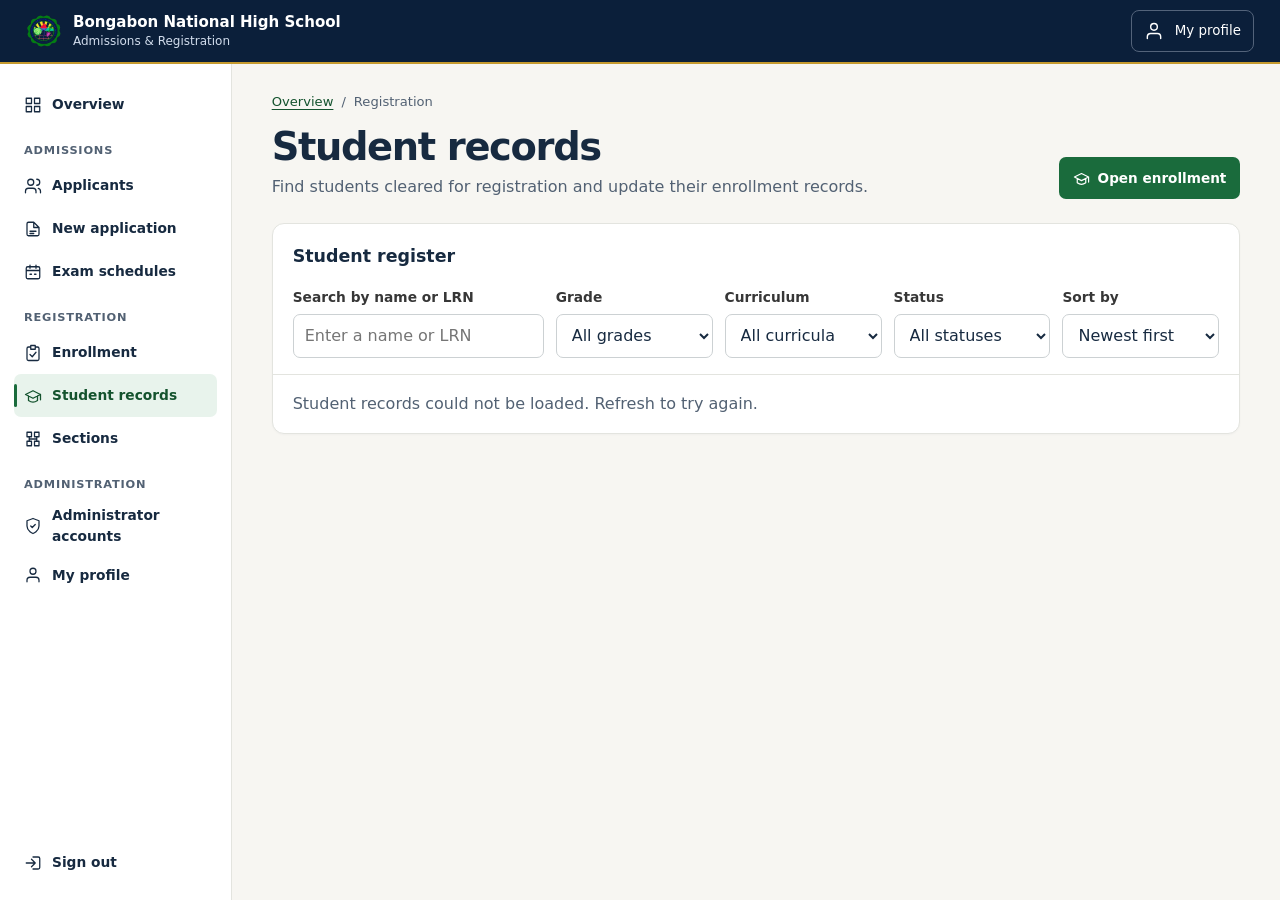
<file: form/students.html>
<!DOCTYPE html>
<html lang="en">
<head>
  <meta charset="UTF-8" />
  <title>Students</title>
  <meta name="viewport" content="width=device-width, initial-scale=1" />
  <link rel="stylesheet" href="main.css" />
  <link rel="stylesheet" href="workspace.css" />
  <script src="workspace.js" defer></script>
</head>
<body class="workspace">
  <div data-workspace-shell></div>

  <!-- Students Content -->
  <div class="tab-content tab-content--active">
    <main id="workspace-main" class="page workspace-page" tabindex="-1">
      <section class="card records-panel" aria-labelledby="studentsHeading">
        <header class="records-panel-heading">
          <h2 id="studentsHeading">Student register</h2>
          <span id="studentCount" class="records-counter" aria-live="polite"></span>
        </header>
        <div class="records-toolbar student-toolbar">
          <div class="field record-search">
            <label for="studentSearchInput">Search by name or LRN</label>
            <input type="search" id="studentSearchInput" placeholder="Enter a name or LRN" />
          </div>
          <div class="field">
            <label for="gradeFilter">Grade</label>
            <select id="gradeFilter"><option value="">All grades</option></select>
          </div>
          <div class="field">
            <label for="sectionFilter">Curriculum</label>
            <select id="sectionFilter"><option value="">All curricula</option></select>
          </div>
          <div class="field">
            <label for="studentStatus">Status</label>
            <select id="studentStatus">
              <option value="">All statuses</option><option value="cleared">Passed entrance exam</option><option value="enrolled">Enrolled</option>
            </select>
          </div>
          <div class="field">
            <label for="studentSort">Sort by</label>
            <select id="studentSort">
              <option value="">Newest first</option>
              <option value="name asc">Name A–Z</option><option value="name desc">Name Z–A</option>
              <option value="curriculum asc">Curriculum</option>
            </select>
          </div>
        </div>
        <div class="records-table-region record-cards" id="studentRecords" hidden>
          <table class="applicants-table" aria-labelledby="studentsHeading" role="table">
            <thead role="rowgroup">
              <tr role="row">
                <th scope="col" role="columnheader">Name</th>
                <th scope="col" role="columnheader">Curriculum</th>
                <th scope="col" role="columnheader">LRN</th>
                <th scope="col" role="columnheader">Status</th>
                <th scope="col" role="columnheader">Action</th>
              </tr>
            </thead>
            <tbody id="studentsTableBody" role="rowgroup"></tbody>
          </table>
        </div>
        <p class="records-empty" id="studentMessage" role="status">Loading student records…</p>
      </section>
    </main>
  </div>
  <script src="records.js"></script>
  <script src="students.js"></script>
</body>
</html>
</file>
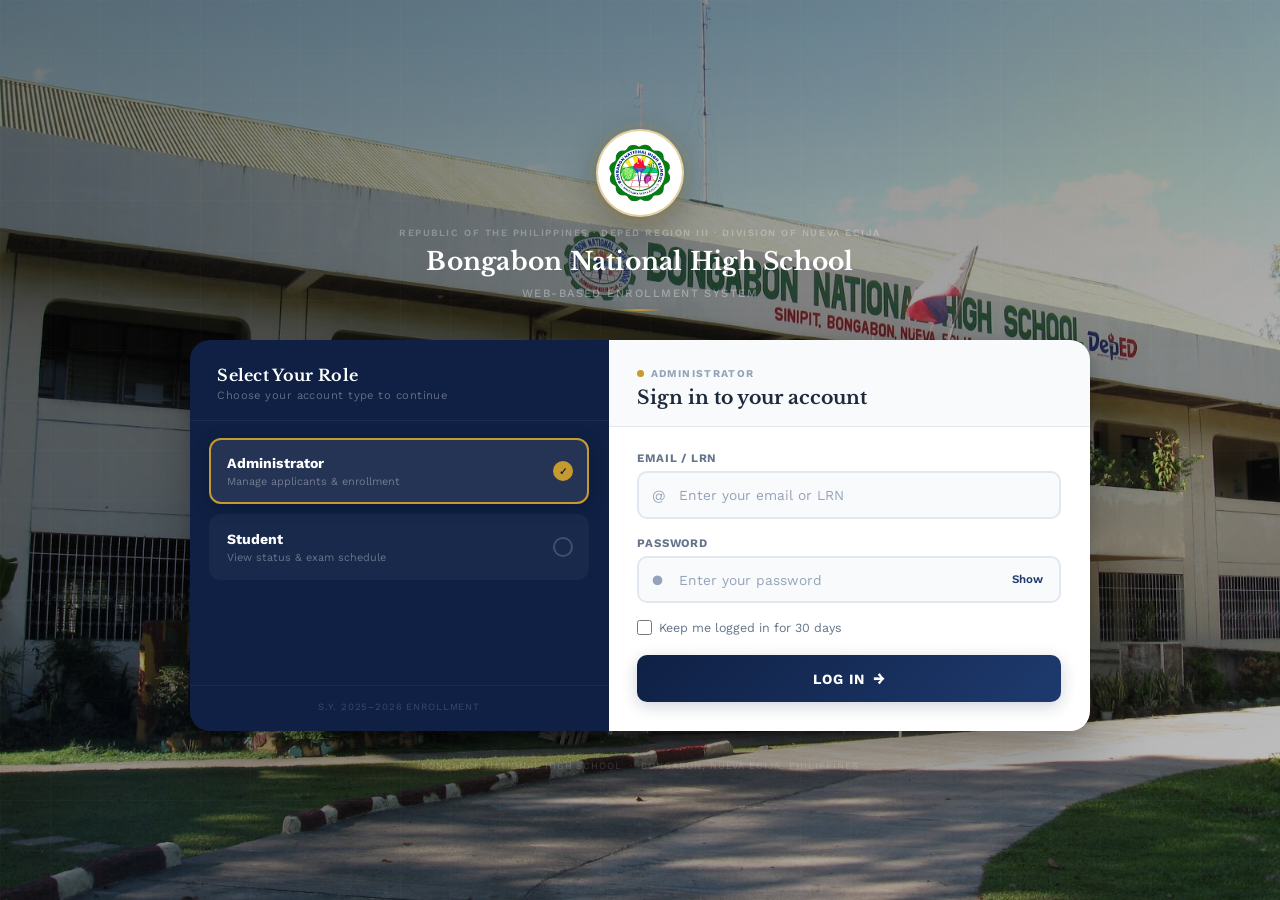
<file: student/main.html>
<!doctype html>
<html lang="en">
<head>
  <meta charset="utf-8">
  <meta name="viewport" content="width=device-width,initial-scale=1">
  <title>Student Dashboard</title>
  <link href="https://fonts.googleapis.com/css2?family=DM+Sans:wght@400;500;600&family=Playfair+Display:wght@700&display=swap" rel="stylesheet">
  <style>
    :root {
      --navy: #0f2044;
      --navy-mid: #1a3460;
      --accent: #c8922a;
      --accent-light: #f5e6cc;
      --green: #0a6640;
      --green-light: #d1fae5;
      --red: #991b1b;
      --red-light: #fee2e2;
      --amber: #92400e;
      --amber-light: #fef3c7;
      --gray-50: #f8fafc;
      --gray-100: #f1f5f9;
      --gray-200: #e2e8f0;
      --gray-400: #94a3b8;
      --gray-600: #475569;
      --gray-800: #1e293b;
      --white: #ffffff;
      --radius: 10px;
    }

    *, *::before, *::after { box-sizing: border-box; margin: 0; padding: 0; }

    .mobile-only, .exam-schedule:not(.has-exams) { display: none; }

    body {
      font-family: 'DM Sans', sans-serif;
      /* subtle dark overlay to make text more legible over the photo */
      background-image: linear-gradient(135deg, rgba(0,0,0,0.45) 0%, rgba(0,0,0,0.25) 100%), url('../assets/bghs.jpg');
      background-size: cover;
      background-position: center;
      background-attachment: fixed;
      background-repeat: no-repeat;
      min-height: 100vh;
      color: var(--gray-800);
    }

    /* TOP HEADER BAR */
    .top-bar {
      background: var(--navy);
      padding: .6rem 2rem;
      display: flex;
      align-items: center;
      justify-content: space-between;
    }
    .top-bar .school-name {
      font-family: 'Playfair Display', serif;
      color: var(--accent);
      font-size: 1.05rem;
      letter-spacing: .03em;
    }
    .top-bar .portal-label {
      font-size: .75rem;
      color: rgba(255,255,255,.5);
      letter-spacing: .12em;
      text-transform: uppercase;
      font-weight: 600;
    }

    /* MAIN LAYOUT */
    .page {
      max-width: 860px;
      margin: 2.5rem auto;
      padding: 0 1.25rem 3rem;
      display: flex;
      flex-direction: column;
      gap: 1.5rem;
    }

    /* PROFILE HERO CARD */
    .profile-card {
      background: linear-gradient(135deg, var(--navy) 0%, var(--navy-mid) 100%);
      border-radius: var(--radius);
      padding: 2rem 2.2rem;
      display: flex;
      align-items: center;
      gap: 1.8rem;
      box-shadow: 0 8px 30px rgba(15,32,68,.18);
      position: relative;
      overflow: hidden;
    }
    .profile-card::before {
      content: '';
      position: absolute;
      right: -40px; top: -40px;
      width: 200px; height: 200px;
      border-radius: 50%;
      background: rgba(200,146,42,.07);
    }
    .profile-card::after {
      content: '';
      position: absolute;
      right: 40px; bottom: -60px;
      width: 140px; height: 140px;
      border-radius: 50%;
      background: rgba(200,146,42,.05);
    }
    .avatar {
      flex-shrink: 0;
      width: 68px; height: 68px;
      border-radius: 50%;
      background: rgba(200,146,42,.15);
      border: 2.5px solid var(--accent);
      display: flex; align-items: center; justify-content: center;
      font-family: 'Playfair Display', serif;
      font-size: 1.6rem;
      color: var(--accent);
    }
    .profile-info { flex: 1; }
    .profile-info h1 {
      font-family: 'Playfair Display', serif;
      color: var(--white);
      font-size: 1.45rem;
      margin-bottom: .25rem;
      letter-spacing: .01em;
    }
    .profile-info .lrn-tag {
      font-size: .78rem;
      color: rgba(255,255,255,.55);
      letter-spacing: .1em;
      text-transform: uppercase;
      font-weight: 600;
    }
    .profile-actions {
      display: flex;
      flex-direction: column;
      align-items: flex-end;
      gap: .6rem;
      position: relative;
      z-index: 1;
    }
    .status-pill {
      display: inline-flex;
      align-items: center;
      gap: .4rem;
      padding: .35rem .9rem;
      border-radius: 999px;
      font-size: .8rem;
      font-weight: 600;
      letter-spacing: .04em;
      text-transform: uppercase;
    }
    .status-pill.enrolled { background: var(--green-light); color: var(--green); }
    .status-pill.not-enrolled { background: var(--amber-light); color: var(--amber); }
    .status-pill.rejected { background: var(--red-light); color: var(--red); }
    .status-pill .dot {
      width: 7px; height: 7px;
      border-radius: 50%;
    }
    .status-pill.enrolled .dot { background: var(--green); }
    .status-pill.not-enrolled .dot { background: var(--amber); }
    .status-pill.rejected .dot { background: var(--red); }

    .btn-logout {
      background: rgba(255,255,255,.1);
      color: rgba(255,255,255,.85);
      border: 1px solid rgba(255,255,255,.18);
      padding: .45rem 1.1rem;
      border-radius: 7px;
      cursor: pointer;
      font-family: 'DM Sans', sans-serif;
      font-size: .82rem;
      font-weight: 600;
      letter-spacing: .04em;
      transition: background .2s, color .2s;
    }
    .btn-logout:hover { background: rgba(239,68,68,.7); color: #fff; border-color: transparent; }

    /* SECTION CARD */
    .section-card {
      background: var(--white);
      border-radius: var(--radius);
      box-shadow: 0 2px 12px rgba(15,32,68,.07);
      overflow: hidden;
    }
    .section-header {
      background: var(--navy);
      padding: .75rem 1.6rem;
      display: flex;
      align-items: center;
      gap: .65rem;
    }
    .section-header .icon {
      width: 22px; height: 22px;
      opacity: .75;
    }
    .section-header h2 {
      font-family: 'Playfair Display', serif;
      font-size: .95rem;
      color: var(--white);
      letter-spacing: .04em;
      font-weight: 700;
    }
    .section-header .accent-rule {
      flex: 1;
      height: 1px;
      background: rgba(200,146,42,.3);
    }

    /* INFO TABLE */
    .info-table {
      width: 100%;
      border-collapse: collapse;
    }
    .info-table tr { border-bottom: 1px solid var(--gray-200); }
    .info-table tr:last-child { border-bottom: none; }
    .info-table th, .info-table td {
      padding: .9rem 1.6rem;
      font-size: .9rem;
      vertical-align: top;
    }
    .info-table .td-label {
      width: 38%;
      font-weight: 600;
      color: var(--gray-600);
      letter-spacing: .02em;
      white-space: nowrap;
      text-align: left;
    }
    .info-table td.td-value {
      color: var(--gray-800);
    }
    .info-table tr:nth-child(even) > * { background: var(--gray-50); }

    /* DOCUMENTS TABLE */
    .docs-table {
      width: 100%;
      border-collapse: collapse;
    }
    .docs-table thead tr {
      background: var(--gray-50);
      border-bottom: 2px solid var(--gray-200);
    }
    .docs-table th {
      padding: .7rem 1.6rem;
      font-size: .75rem;
      font-weight: 700;
      color: var(--gray-600);
      letter-spacing: .1em;
      text-transform: uppercase;
      text-align: left;
    }
    .docs-table tbody tr {
      border-bottom: 1px solid var(--gray-200);
      transition: background .15s;
    }
    .docs-table tbody tr:last-child { border-bottom: none; }
    .docs-table tbody tr:hover td { background: var(--gray-50); }
    .docs-table td {
      padding: 1rem 1.6rem;
      font-size: .88rem;
      vertical-align: middle;
    }
    .docs-table td.doc-name { font-weight: 600; color: var(--gray-800); }
    .doc-badge {
      display: inline-flex;
      align-items: center;
      gap: .35rem;
      padding: .28rem .75rem;
      border-radius: 999px;
      font-size: .75rem;
      font-weight: 700;
      letter-spacing: .04em;
      text-transform: uppercase;
    }
    .doc-badge.approved { background: var(--green-light); color: var(--green); }
    .doc-badge.pending { background: var(--amber-light); color: var(--amber); }
    .doc-badge.rejected { background: var(--red-light); color: var(--red); }
    .doc-badge::before {
      content: '';
      width: 6px; height: 6px;
      border-radius: 50%;
    }
    .doc-badge.approved::before { background: var(--green); }
    .doc-badge.pending::before { background: var(--amber); }
    .doc-badge.rejected::before { background: var(--red); }
    .remark-text { font-size: .8rem; color: var(--gray-400); margin-top: .3rem; }
    .remark-text.rejected { color: var(--red); }

    /* EXAM SCHEDULE CARD */
    .exam-table {
      width: 100%;
      border-collapse: collapse;
    }
    .exam-table thead tr {
      background: var(--gray-50);
      border-bottom: 2px solid var(--gray-200);
    }
    .exam-table th {
      padding: .7rem 1.6rem;
      font-size: .75rem;
      font-weight: 700;
      color: var(--gray-600);
      letter-spacing: .1em;
      text-transform: uppercase;
      text-align: left;
    }
    .exam-table tbody tr { border-bottom: 1px solid var(--gray-200); }
    .exam-table tbody tr:last-child { border-bottom: none; }
    .exam-table td {
      padding: .95rem 1.6rem;
      font-size: .88rem;
    }
    .exam-table td.curriculum-name { font-weight: 600; color: var(--navy); }

    /* ADMIN MESSAGE */
    .admin-message {
      margin: 1.2rem 1.6rem;
      display: flex;
      gap: 1rem;
      align-items: flex-start;
      padding: 1rem 1.2rem;
      background: #eef4ff;
      border: 1px solid #c7d9ff;
      border-left: 4px solid #3b5fc0;
      border-radius: 8px;
    }
    .admin-message .msg-icon { font-size: 1.2rem; flex-shrink: 0; margin-top: .1rem; }
    .admin-message .msg-body {}
    .admin-message .msg-title { font-weight: 700; font-size: .83rem; letter-spacing: .06em; text-transform: uppercase; color: #3b5fc0; margin-bottom: .25rem; }
    .admin-message .msg-text { font-size: .88rem; color: var(--gray-800); line-height: 1.55; }

    /* EXAM GOOD LUCK */
    .good-luck {
      text-align: center;
      padding: 1.1rem;
      font-size: .85rem;
      color: var(--gray-400);
      font-weight: 500;
      letter-spacing: .04em;
      border-top: 1px solid var(--gray-200);
    }

    /* EMPTY STATE */
    .empty-state {
      padding: 2rem;
      text-align: center;
      color: var(--gray-400);
      font-size: .88rem;
    }

    /* FOOTER */
    .footer {
      text-align: center;
      font-size: .73rem;
      color: var(--accent);
      letter-spacing: .06em;
      text-transform: uppercase;
      padding-top: .5rem;
    }

    /* ANIMATIONS */
    .section-card { animation: slideUp .45s ease both; }
    .profile-card { animation: slideUp .3s ease both; }
    @keyframes slideUp {
      from { opacity: 0; transform: translateY(16px); }
      to   { opacity: 1; transform: translateY(0); }
    }
    .section-card:nth-child(2) { animation-delay: .07s; }
    .section-card:nth-child(3) { animation-delay: .14s; }
    .section-card:nth-child(4) { animation-delay: .21s; }
  </style>
  <link rel="stylesheet" href="portal-mobile.css" media="(max-width: 767px)">
</head>
<body>

  <!-- TOP NAV -->
  <header class="top-bar">
    <img class="mobile-only school-mark" src="../assets/logo1.png" width="38" height="38" alt="">
    <span class="school-name">Student Enrollment Portal</span>
    <span class="portal-label">Academic Year 2025–2026</span>
  </header>

  <main class="page" data-portal-view="overview">

    <!-- PROFILE HERO -->
    <div class="profile-card">
      <div class="avatar" id="avatarInitials" aria-hidden="true">—</div>
      <div class="profile-info">
        <h1 id="name" tabindex="-1">Loading…</h1>
        <div class="lrn-tag" id="lrn">LRN: —</div>
      </div>
      <div class="profile-actions">
        <span class="status-pill not-enrolled" id="statusBadge" role="status">
          <span class="dot" aria-hidden="true"></span>
          <span id="statusText">Checking status…</span>
        </span>
        <button id="logoutBtn" class="btn-logout">&#x2192; Log Out</button>
      </div>
    </div>

    <!-- BASIC INFORMATION -->
    <section class="section-card" id="portal-profile" aria-labelledby="profile-title">
      <div class="section-header">
        <svg class="icon" viewBox="0 0 24 24" fill="none" stroke="#c8922a" stroke-width="2" stroke-linecap="round"><circle cx="12" cy="8" r="4"/><path d="M4 20c0-4 3.6-7 8-7s8 3 8 7"/></svg>
        <h2 id="profile-title" tabindex="-1">Student Information</h2>
        <div class="accent-rule"></div>
      </div>
      <table class="info-table" role="table" aria-labelledby="profile-title">
        <tbody role="rowgroup">
          <tr role="row">
            <th class="td-label" scope="row" role="rowheader">Full Name</th>
            <td class="td-value" id="infoName" role="cell">—</td>
          </tr>
          <tr role="row">
            <th class="td-label" scope="row" role="rowheader">Email Address</th>
            <td class="td-value" id="email" role="cell">—</td>
          </tr>
          <tr role="row">
            <th class="td-label" scope="row" role="rowheader">Section</th>
            <td class="td-value" id="section" role="cell">—</td>
          </tr>
          <tr role="row">
            <th class="td-label" scope="row" role="rowheader">Enrolled Curriculum</th>
            <td class="td-value" id="curriculumList" role="cell">—</td>
          </tr>
          <tr role="row">
            <th class="td-label" scope="row" role="rowheader">Enrollment Status</th>
            <td class="td-value" id="infoStatus" role="cell">—</td>
          </tr>
        </tbody>
      </table>
    </section>

    <!-- DOCUMENT STATUS -->
    <section class="section-card" id="portal-documents" aria-labelledby="documents-title">
      <div class="section-header">
        <svg class="icon" viewBox="0 0 24 24" fill="none" stroke="#c8922a" stroke-width="2" stroke-linecap="round"><path d="M14 2H6a2 2 0 0 0-2 2v16a2 2 0 0 0 2 2h12a2 2 0 0 0 2-2V8z"/><polyline points="14 2 14 8 20 8"/><line x1="9" y1="13" x2="15" y2="13"/><line x1="9" y1="17" x2="13" y2="17"/></svg>
        <h2 id="documents-title" tabindex="-1">Submitted Documents</h2>
        <div class="accent-rule"></div>
      </div>
      <table class="docs-table" role="table" aria-labelledby="documents-title">
        <thead role="rowgroup">
          <tr role="row">
            <th scope="col" role="columnheader">Document</th>
            <th scope="col" role="columnheader">Review Status</th>
            <th scope="col" role="columnheader">Remarks</th>
          </tr>
        </thead>
        <tbody id="documentsTableBody" role="rowgroup">
          <tr role="row"><td colspan="3" class="empty-state" role="cell">Loading documents…</td></tr>
        </tbody>
      </table>
    </section>

    <!-- ADMIN MESSAGE (conditionally shown) -->
    <div class="section-card" id="adminMessageCard" style="display:none;">
      <div class="section-header">
        <svg class="icon" viewBox="0 0 24 24" fill="none" stroke="#c8922a" stroke-width="2" stroke-linecap="round"><path d="M21 15a2 2 0 0 1-2 2H7l-4 4V5a2 2 0 0 1 2-2h14a2 2 0 0 1 2 2z"/></svg>
        <h2>Message from Administration</h2>
        <div class="accent-rule"></div>
      </div>
      <div class="admin-message">
        <div class="msg-icon" aria-hidden="true"></div>
        <div class="msg-body">
          <div class="msg-title">Notice</div>
          <div class="msg-text" id="adminMessageText">—</div>
        </div>
      </div>
    </div>

    <section class="mobile-only portal-activity" aria-labelledby="activity-title">
      <h2 id="activity-title">Application activity</h2>
      <div class="activity-links">
        <a class="activity-link" href="#documents">
          <span class="activity-icon"><svg aria-hidden="true"><use href="#portal-icon-documents"/></svg></span>
          <span class="activity-copy"><strong>Document review</strong><span id="documents-summary">Checking your documents…</span></span>
          <svg class="activity-arrow" aria-hidden="true"><use href="#portal-icon-arrow"/></svg>
        </a>
        <a class="activity-link" href="#exams">
          <span class="activity-icon"><svg aria-hidden="true"><use href="#portal-icon-exams"/></svg></span>
          <span class="activity-copy"><strong>Entrance exams</strong><span id="exam-summary">Checking your schedule…</span></span>
          <svg class="activity-arrow" aria-hidden="true"><use href="#portal-icon-arrow"/></svg>
        </a>
      </div>
    </section>

    <!-- EXAM SCHEDULE (conditionally shown) -->
    <section class="section-card exam-schedule" id="examScheduleCard" aria-labelledby="exams-title">
      <div class="section-header">
        <svg class="icon" viewBox="0 0 24 24" fill="none" stroke="#c8922a" stroke-width="2" stroke-linecap="round"><rect x="3" y="4" width="18" height="18" rx="2"/><line x1="16" y1="2" x2="16" y2="6"/><line x1="8" y1="2" x2="8" y2="6"/><line x1="3" y1="10" x2="21" y2="10"/></svg>
        <h2 id="exams-title" tabindex="-1">Entrance Exam Schedule</h2>
        <div class="accent-rule"></div>
      </div>
      <div class="mobile-only portal-exam-empty" role="status">
        <span class="activity-icon"><svg aria-hidden="true"><use href="#portal-icon-exams"/></svg></span>
        <h3 id="exam-empty-title">Checking your schedule…</h3>
        <p id="exam-empty-detail"></p>
      </div>
      <table class="exam-table" role="table" aria-labelledby="exams-title">
        <thead role="rowgroup">
          <tr role="row">
            <th scope="col" role="columnheader">Curriculum</th>
            <th scope="col" role="columnheader">Date</th>
            <th scope="col" role="columnheader">Time</th>
            <th scope="col" role="columnheader">Venue</th>
          </tr>
        </thead>
        <tbody id="examTableBody" role="rowgroup"></tbody>
      </table>
      <div class="good-luck">Prepare well — Good luck on your examinations!</div>
    </section>

    <div class="footer">Student Enrollment System &mdash; Confidential</div>
  </main>

  <svg class="portal-icon-definitions" aria-hidden="true" width="0" height="0" style="position:absolute">
    <defs>
      <symbol id="portal-icon-overview" viewBox="0 0 24 24"><path d="M3 10.5 12 3l9 7.5V21h-7v-6h-4v6H3z"/></symbol>
      <symbol id="portal-icon-documents" viewBox="0 0 24 24"><path d="M14 3H6a2 2 0 0 0-2 2v14a2 2 0 0 0 2 2h12a2 2 0 0 0 2-2V9zM14 3v6h6M8 13h8m-8 4h5"/></symbol>
      <symbol id="portal-icon-exams" viewBox="0 0 24 24"><rect x="3" y="5" width="18" height="16" rx="2"/><path d="M16 3v4M8 3v4m-5 4h18"/></symbol>
      <symbol id="portal-icon-profile" viewBox="0 0 24 24"><circle cx="12" cy="8" r="4"/><path d="M4 21v-1a7 7 0 0 1 7-7h2a7 7 0 0 1 7 7v1"/></symbol>
      <symbol id="portal-icon-arrow" viewBox="0 0 24 24"><path d="m9 6 6 6-6 6"/></symbol>
    </defs>
  </svg>

  <nav class="mobile-only portal-nav" aria-label="Student portal">
    <a href="#overview" aria-current="page"><svg aria-hidden="true"><use href="#portal-icon-overview"/></svg><span>Overview</span></a>
    <a href="#documents"><svg aria-hidden="true"><use href="#portal-icon-documents"/></svg><span>Documents</span></a>
    <a href="#exams"><svg aria-hidden="true"><use href="#portal-icon-exams"/></svg><span>Exams</span></a>
    <a href="#profile"><svg aria-hidden="true"><use href="#portal-icon-profile"/></svg><span>Profile</span></a>
  </nav>

<script>
  function escapeHtml(str) {
    return String(str)
      .replace(/&/g,'&amp;').replace(/</g,'&lt;').replace(/>/g,'&gt;')
      .replace(/"/g,'&quot;').replace(/'/g,'&#39;');
  }
  function formatItems(arr) {
    return arr.map(s => String(s||'').trim()).filter(Boolean)
      .map(w => w.replace(/[-_]/g,' ').split(' ').map(x=>x.charAt(0).toUpperCase()+x.slice(1)).join(' '))
      .join(', ');
  }
  function getInitials(first, last) {
    return ((first||'').charAt(0) + (last||'').charAt(0)).toUpperCase() || '?';
  }

  const mobilePortal = window.matchMedia('(max-width: 767px)');
  const portalPage = document.querySelector('.page');
  const portalNavigation = document.querySelectorAll('.portal-nav a');
  const portalHeadings = new Map([
    ['overview', 'name'],
    ['documents', 'documents-title'],
    ['exams', 'exams-title'],
    ['profile', 'profile-title']
  ]);

  function selectPortalView(moveFocus = false) {
    const requested = window.location.hash.slice(1);
    const view = portalHeadings.has(requested) ? requested : 'overview';
    portalPage.dataset.portalView = view;
    portalNavigation.forEach(link => {
      if (link.hash === '#' + view) link.setAttribute('aria-current', 'page');
      else link.removeAttribute('aria-current');
    });
    if (moveFocus && mobilePortal.matches) {
      document.getElementById(portalHeadings.get(view)).focus({ preventScroll: true });
      window.scrollTo(0, 0);
    }
  }

  function setExamSummary(title, detail) {
    document.getElementById('exam-summary').textContent = title;
    document.getElementById('exam-empty-title').textContent = title;
    document.getElementById('exam-empty-detail').textContent = detail;
  }

  async function loadProfile() {
    try {
      const res = await fetch('../controllers/student_session.php');
      const j = await res.json();
      if (!j.success) { window.location.href = '../index.html'; return; }
      const a = j.applicant;

      // Enrich with per-document statuses
      try {
        if (a && a.id) {
          const ga = await fetch('../controllers/get_applicant.php?id=' + encodeURIComponent(a.id));
          const gj = await ga.json().catch(()=>null);
          if (gj && gj.success && gj.documents) {
            const docs = gj.documents;
            a.report_card_status = docs.report_card.status || a.report_card_status || 'pending';
            a.report_card_remark = docs.report_card.remark || a.report_card_remark || '';
            a.moral_status = docs.good_moral.status || a.moral_status || 'pending';
            a.moral_remark = docs.good_moral.remark || a.moral_remark || '';
            a.health_status = docs.health_declaration.status || a.health_status || 'pending';
            a.health_remark = docs.health_declaration.remark || a.health_remark || '';
            if (gj.applicant && typeof gj.applicant === 'object') Object.assign(a, gj.applicant);
          }
        }
      } catch (e) { console.warn('enrichment failed', e); }

      // — Profile hero —
      const firstName = a.first_name || '';
      const lastName  = a.last_name  || '';
      const fullName  = (firstName + (lastName ? ' ' + lastName : '')).trim() || '—';
      document.getElementById('avatarInitials').textContent = getInitials(firstName, lastName);
      document.getElementById('name').textContent = fullName;
      document.getElementById('lrn').textContent  = 'LRN: ' + (a.lrn || '—');

      // — Enrollment status badge (hero) —
      const isEnrolled = (a.status === 'enrolled');
      const statusEl   = document.getElementById('statusBadge');
      statusEl.className = 'status-pill ' + (isEnrolled ? 'enrolled' : 'not-enrolled');
      document.getElementById('statusText').textContent = isEnrolled ? 'Enrolled' : 'Not Enrolled';

      // — Info table —
      document.getElementById('infoName').textContent = fullName;
      document.getElementById('email').textContent    = a.email   || '—';
      document.getElementById('section').textContent  = a.section_text || 'TBD';

      let curricula = [];
      // If the applicant is enrolled, prefer the authoritative `applicants.curriculum` field
      if (a.status === 'enrolled' && a.curriculum) {
        curricula = [a.curriculum];
      } else if (Array.isArray(a.curricula) && a.curricula.length) {
        curricula = a.curricula;
      } else if (a.section_text) {
        try { const p = JSON.parse(a.section_text); if (Array.isArray(p)) curricula = p; }
        catch(e) { curricula = a.section_text.split(/[,|;]+/).map(s=>s.trim()).filter(Boolean); }
      } else if (a.curriculum) {
        // fallback to curriculum when not enrolled (still available)
        curricula = [a.curriculum];
      }
      document.getElementById('curriculumList').textContent = curricula.length ? formatItems(curricula) : '—';
      document.getElementById('infoStatus').innerHTML = `<span class="doc-badge ${isEnrolled ? 'approved' : 'pending'}">${isEnrolled ? 'Enrolled' : 'Not Enrolled'}</span>`;

      // — Documents table —
      const docKeys = [
        { k: 'report_card_status', r: 'report_card_remark', label: 'Report Card' },
        { k: 'moral_status',       r: 'moral_remark',       label: 'Certificate of Good Moral Character' },
        { k: 'health_status',      r: 'health_remark',      label: 'Health Clearance / Declaration' }
      ];
      const tbody = document.getElementById('documentsTableBody');
      let approvedCount = 0;
      const rows = docKeys.map(d => {
        const st  = a[d.k] ? String(a[d.k]).trim().toLowerCase() : 'pending';
        const rem = a[d.r] ? String(a[d.r]).trim() : '';
        const statusClass = ['approved', 'pending', 'rejected'].includes(st) ? st : 'pending';
        const cap = st.charAt(0).toUpperCase() + st.slice(1) || 'Pending';
        if (st === 'approved') approvedCount++;
        const remarkHtml = rem
          ? `<span class="remark-text ${st === 'rejected' ? 'rejected' : ''}">${escapeHtml(rem)}</span>`
          : '<span style="color:#94a3b8;font-size:.8rem;">—</span>';
        return `<tr role="row">
          <td class="doc-name" role="cell">${d.label}</td>
          <td class="doc-status" role="cell"><span class="doc-badge ${statusClass}">${escapeHtml(cap)}</span></td>
          <td class="doc-remark${rem ? ' has-remark' : ''}" role="cell">${remarkHtml}</td>
        </tr>`;
      });
      tbody.innerHTML = rows.join('');
      document.getElementById('documents-summary').textContent = `${approvedCount} of ${docKeys.length} approved`;

      // — Admin message —
      const custom = a.exam_remark || a.remark || a.remarks || a.note || a.document_message || '';
      if (custom && String(custom).trim()) {
        document.getElementById('adminMessageCard').style.display = '';
        document.getElementById('adminMessageText').textContent = String(custom).trim();
      }

      // — Exam schedule (not enrolled only) —
      if (isEnrolled) {
        setExamSummary('Enrollment complete', 'Your enrollment is complete. Check your profile for your curriculum and section.');
      } else {
        const curriculaToQuery = [...curricula];
        if (!curriculaToQuery.length && a.section_text) {
          try { const p = JSON.parse(a.section_text); if (Array.isArray(p)) curriculaToQuery.push(...p); }
          catch(e) { curriculaToQuery.push(...a.section_text.split(/[,|;]+/).map(s=>s.trim()).filter(Boolean)); }
        }
        await showSchedules(curriculaToQuery);
      }

    } catch(err) {
      console.error(err);
      window.location.href = '../index.html';
    }
  }

  async function showSchedules(curricula) {
    try {
      const fetches = curricula.map(c =>
        fetch('../controllers/exam_schedule.php?curriculum=' + encodeURIComponent(c))
          .then(r => r.json()).catch(() => ({ success: false }))
      );
      const results = await Promise.all(fetches);
      let all = [];
      results.forEach((j, idx) => {
        if (!j || !j.success) return;
        for (const s of (j.schedules || [])) {
          if (!s.exam_date || s.exam_date === '0000-00-00') continue;
          all.push({ ...s, curriculum: s.curriculum || curricula[idx] });
        }
      });
      all = all.map(s => ({ ...s, _d: new Date(s.exam_date) }))
              .filter(s => !isNaN(s._d.getTime()))
              .sort((a, b) => a._d - b._d);

      if (!all.length) {
        if (!curricula.length || results.some(result => result && result.success)) {
          setExamSummary('No schedule posted', 'Exam dates will appear here once the school posts a schedule for your application.');
        } else {
          setExamSummary('Schedule unavailable', 'Reload the portal to check for exam dates again.');
        }
        return;
      }

      const card  = document.getElementById('examScheduleCard');
      const tbody = document.getElementById('examTableBody');

      const rows = all.map(s => {
        const date  = s._d.toLocaleDateString(undefined, { year:'numeric', month:'long', day:'numeric' });
        const time  = s.exam_time || '—';
        const venue = s.venue || '—';
        const currLabel = (s.curriculum||'').replace(/[-_]/g,' ').split(' ')
                          .map(w => w.charAt(0).toUpperCase()+w.slice(1)).join(' ');
        return `<tr role="row">
          <td class="curriculum-name" role="cell">${escapeHtml(currLabel)}</td>
          <td class="exam-date" role="cell"><span class="mobile-only exam-field-label" aria-hidden="true">Date</span>${escapeHtml(date)}</td>
          <td class="exam-time" role="cell"><span class="mobile-only exam-field-label" aria-hidden="true">Time</span>${escapeHtml(time)}</td>
          <td class="exam-venue" role="cell"><span class="mobile-only exam-field-label" aria-hidden="true">Venue</span>${escapeHtml(venue)}</td>
        </tr>`;
      });
      tbody.innerHTML = rows.join('');
      card.classList.add('has-exams');
      document.getElementById('exam-summary').textContent = all.length === 1 ? '1 exam scheduled' : `${all.length} exams scheduled`;
    } catch(e) {
      console.error('exam fetch failed', e);
      setExamSummary('Schedule unavailable', 'Reload the portal to check for exam dates again.');
    }
  }

  document.getElementById('logoutBtn').addEventListener('click', () => {
    window.location.href = '../controllers/student_logout.php';
  });

  selectPortalView();
  window.addEventListener('hashchange', () => selectPortalView(true));
  loadProfile();
</script>
</body>
</html>
</file>
<file: assets/admission-mobile.css>
:root {
  --admissions-gutter: clamp(1rem, 5vw, 2rem);
  --admissions-content-width: 44rem;
}

html { scroll-padding-top: 4.5rem; }

.admissions-mobile { display: revert; }
.admissions-desktop,
.topbar,
.hero-divider,
.hero-tagline,
.apply-strip p,
.cta-card p { display: none; }

.hero {
  background-image:
    linear-gradient(180deg, rgba(11,31,58,.58), var(--navy)),
    linear-gradient(90deg, rgba(11,31,58,.75), rgba(11,31,58,.17)),
    url('bghs.jpg');
  background-position: center 45%;
}

.hero::before {
  inset: 0 0 auto;
  height: 4.5rem;
  background: var(--navy);
  border-bottom: 1px solid rgba(255,255,255,.15);
}

.hero::after { display: none; }

.hero-inner {
  display: grid;
  grid-template-columns: 2.5rem minmax(0, 1fr) auto;
  justify-items: start;
  gap: .6rem .68rem;
  max-width: var(--admissions-content-width);
  padding: .875rem var(--admissions-gutter) 1.25rem;
  text-align: left;
}

.hero-inner > * { animation: none; }

.logo-slot {
  width: 2.5rem;
  height: 2.5rem;
  margin: 0;
  padding: 0;
  border-width: 1px;
}

.logo-slot img {
  width: 100%;
  height: 100%;
  object-fit: contain;
}

.admissions-brand {
  color: var(--white);
  font-family: 'Cormorant Garamond', serif;
  font-size: clamp(1.12rem, 4.4vw, 1.375rem);
  font-weight: 700;
  line-height: 1.02;
}

.admissions-sign-in {
  display: inline-flex;
  min-height: 2.75rem;
  align-items: center;
  justify-content: center;
  padding-inline: .85rem;
  border: 1px solid rgba(255,255,255,.32);
  border-radius: .5rem;
  color: var(--white);
  font-size: .875rem;
  font-weight: 600;
  text-decoration: none;
}

.admissions-sign-in:hover { background: rgba(255,255,255,.12); }

.hero-badge,
.hero h1,
.hero-sub { grid-column: 1 / -1; }

.hero-badge {
  display: inline-flex;
  align-items: center;
  gap: .45rem;
  margin-top: 1.45rem;
  padding: .22rem .64rem;
  border-radius: .35rem;
  background: var(--navy);
  font-size: .75rem;
  letter-spacing: .05em;
}

.hero-badge::before {
  content: '';
  width: .4rem;
  height: .4rem;
  flex: 0 0 auto;
  border-radius: 50%;
  background: var(--gold-light);
}

.hero h1 {
  font-size: clamp(2.4rem, 9.5vw, 4rem);
  line-height: .99;
  letter-spacing: 0;
}

.hero-sub {
  max-width: 28rem;
  color: #e4eaf0;
  font-size: 1.035rem;
  font-weight: 400;
  line-height: 1.48;
}

.apply-strip {
  display: block;
  padding: 0 var(--admissions-gutter) 1.4rem;
  background: var(--navy);
}

.btn-apply,
.btn-apply-cta {
  display: flex;
  min-height: 3rem;
  align-items: center;
  justify-content: space-between;
  padding: .6rem .95rem;
  background: var(--gold-light);
  color: var(--navy);
  box-shadow: none;
  font-size: 1rem;
  font-weight: 700;
  letter-spacing: 0;
  text-transform: none;
}

.btn-apply {
  max-width: calc(var(--admissions-content-width) - 2 * var(--admissions-gutter));
  margin-inline: auto;
}

.btn-apply:hover,
.btn-apply-cta:hover {
  transform: none;
  background: var(--gold);
  box-shadow: none;
}

.admissions-nav {
  position: sticky;
  z-index: 2;
  top: 0;
  display: grid;
  grid-template-columns: repeat(3, minmax(0, 1fr));
  gap: .3rem;
  min-height: 3.5rem;
  padding: .3rem max(var(--admissions-gutter), calc((100% - var(--admissions-content-width)) / 2 + var(--admissions-gutter)));
  border-bottom: 1px solid var(--gray-200);
  background: var(--white);
}

.admissions-nav a {
  display: grid;
  min-height: 2.75rem;
  place-items: center;
  padding: .2rem;
  border-radius: .45rem;
  color: var(--navy);
  font-size: clamp(.81rem, 3.4vw, .9375rem);
  font-weight: 600;
  line-height: 1.2;
  text-align: center;
  text-decoration: none;
}

.admissions-nav a:is(:hover, :focus-visible) { background: var(--gold-faint); }

.admissions-nav a:focus-visible,
.contact-value:focus-visible {
  outline: 2px solid var(--navy);
  outline-offset: 2px;
}

.admissions-sign-in:focus-visible,
.btn-apply:focus-visible,
.btn-apply-cta:focus-visible {
  outline: 2px solid var(--white);
  outline-offset: 3px;
}

.content {
  grid-template-columns: minmax(0, 1fr);
  gap: 1.75rem;
  max-width: var(--admissions-content-width);
  padding: 1.55rem var(--admissions-gutter) 2.5rem;
}

.admissions-main { gap: 1.75rem; }
.admissions-about,
.admissions-achievements { order: 0; }

.section-title {
  gap: .6rem;
  min-height: 1.8rem;
  margin-bottom: .65rem;
  padding-bottom: 0;
  border-bottom: none;
  font-size: clamp(1.55rem, 6.6vw, 2.2rem);
  line-height: 1.15;
}

.section-title .icon {
  width: 1.15rem;
  height: 1.15rem;
}

.card,
.sidebar-card {
  margin-bottom: 0;
  border: 1px solid var(--gray-200);
  border-radius: .8rem;
  box-shadow: 0 2px 8px rgba(11,31,58,.045);
}

.card-body { padding: .95rem 1rem; }

.card p {
  font-size: .97rem;
  font-weight: 400;
  line-height: 1.53;
}

/* Keep the document table accessible while presenting each row as a checklist item. */
.req-table,
.req-table tbody { display: block; }

.req-table thead {
  position: absolute;
  width: 1px;
  height: 1px;
  overflow: hidden;
  clip-path: inset(50%);
  white-space: nowrap;
}

.req-table tbody tr {
  display: grid;
  grid-template-columns: minmax(0, 1fr) auto;
  align-items: start;
  gap: .25rem .6rem;
  padding: .83rem .9rem;
}

.req-table th:first-child,
.req-table td:first-child { display: none; }

.req-table td { padding: 0; }
.req-table tbody tr:hover td { background: transparent; }

.req-table td:nth-child(2) {
  grid-column: 1;
  color: var(--navy);
  font-size: 1rem;
  font-weight: 600;
  line-height: 1.24;
}

.req-table td:nth-child(3) {
  grid-row: 2;
  grid-column: 1 / -1;
  font-size: .875rem;
  line-height: 1.4;
}

.req-table td:nth-child(4) {
  grid-row: 1;
  grid-column: 2;
}

.req-tag {
  margin: 0;
  padding: .13rem .43rem;
  border-radius: .3rem;
  font-size: .72rem;
  letter-spacing: 0;
  text-transform: none;
}

.steps::before {
  top: 1.15rem;
  bottom: 2rem;
  left: .89rem;
  background: var(--gray-200);
}

.step { gap: .75rem; padding-block: .65rem; }
.step:first-child { padding-top: .2rem; }
.step:last-child { padding-bottom: .2rem; }

.step-num {
  width: 1.9rem;
  height: 1.9rem;
  border: none;
  background: var(--gold-faint);
  color: var(--navy);
  font-family: inherit;
  font-size: .96rem;
}

.step-content { padding-top: .2rem; }

.step-content h3 {
  margin-bottom: .22rem;
  font-family: inherit;
  font-size: 1rem;
  line-height: 1.25;
}

.step-content p { color: var(--gray-600); }

.stat-row { background: var(--gold-faint); }

.stat-item {
  min-width: 0;
  padding: .7rem .23rem;
}

.stat-num {
  font-size: clamp(1.55rem, 6.75vw, 2rem);
  line-height: 1.05;
}

.stat-label {
  display: block;
  margin-top: .25rem;
  color: var(--gray-600);
  line-height: 1.2;
  letter-spacing: 0;
  text-transform: none;
}

.achievement-list { gap: .8rem; }

.achievement-item {
  gap: .7rem;
  padding: .2rem 0 .2rem .68rem;
  border-radius: 0;
  background: transparent;
  font-size: .93rem;
  line-height: 1.45;
}

.achievement-item .year { color: var(--navy); }

.sidebar { position: static; gap: 1rem; }

.cta-card {
  padding: 1.1rem 1rem;
  border-radius: .8rem;
  text-align: left;
}

.cta-card h3 {
  margin-bottom: .7rem;
  font-size: 1.5rem;
}

.sidebar-card-header {
  padding: .7rem 1rem;
  font-size: 1.35rem;
}

.sidebar-card-body { padding: .35rem 1rem; }
.contact-item { font-size: .94rem; }
.contact-item > div:last-child { min-width: 0; }
.contact-label { color: var(--gray-600); }
.contact-value { overflow-wrap: anywhere; }

a.contact-value {
  display: flex;
  min-height: 2.75rem;
  align-items: center;
  color: var(--navy);
  text-decoration: underline;
  text-underline-offset: .17em;
}

.notice-box {
  font-size: .9rem;
  line-height: 1.45;
}

footer {
  padding: 1.65rem var(--admissions-gutter);
  text-align: left;
}

.footer-inner { max-width: calc(var(--admissions-content-width) - 2 * var(--admissions-gutter)); }
.footer-address,
.footer-dept { color: #b8c5d3; }
.footer-divider { margin-inline: 0; }
</file>
<file: form/main.css>
:root{
  --bg:#EEE8E6;
  --card:#FFFFFF;
  --border:#D8D5D2;
  --input-border:#CFCBC8;
  --text:#222;
  --muted:#5f5c59;
  --green:#22C55E;
  --green-600:#16a34a;
  --panel:#F9F7F6;
  --radius:12px;
  --radius-sm:10px;
  --shadow:0 2px 4px rgba(0,0,0,.06);
  --shadow-soft:0 1px 2px rgba(0,0,0,.05);
}

*{box-sizing:border-box}
html,body{height:100%}
body{
  margin:0;
  font-family: system-ui, -apple-system, Segoe UI, Roboto, Inter, Arial, sans-serif;
  color:var(--text);
  background:var(--bg);
}

/* Navigation Bar */
.navbar{
  background:#fff;
  border-bottom:1px solid var(--border);
  box-shadow:var(--shadow-soft);
  position:sticky;
  top:0;
  z-index:100;
}
.navbar__container{
  max-width:1120px;
  margin:0 auto;
  padding:0 16px;
  display:flex;
  align-items:center;
}
.navbar__tabs{
  display:flex;
  gap:10px;
  padding:8px 0;
  overflow-x:auto;
  -webkit-overflow-scrolling:touch;
  white-space:nowrap;
}
.navbar__tab{
  padding:10px 16px;
  border:none;
  background:transparent;
  cursor:pointer;
  font-weight:600;
  color:#999;
  border-bottom:3px solid transparent;
  transition:all .2s ease;
  font-size:0.95rem;
  flex:0 0 auto;
  white-space:nowrap;
}
.navbar__tab:hover{
  color:#555;
}
.navbar__tab--active{
  color:var(--green);
  border-bottom-color:var(--green);
}

/* Tab Content */
.tab-content{display:none}
.tab-content--active{display:block}

.page{
  max-width:1120px;
  margin:48px auto 300px;
  padding:10px 20px;
}

/* Card */
.card{
  background:var(--card);
  border:1px solid var(--border);
  border-radius:var(--radius);
  box-shadow:var(--shadow);
  padding:22px;
  margin-bottom:24px;
}
.card__header{
  display:flex;
  align-items:center;
  gap:12px;
  margin-bottom:12px;
}
.card__header h2{
  font-size:1.45rem;
  font-weight:700;
  margin:0;
}
.subheading{
  text-align:center;
  font-weight:700;
  margin:6px 0 18px;
}

/* Icons (simple CSS shapes for no external libs) */
.icon{
  width:22px;height:22px;display:inline-block;position:relative;
  border-radius:6px;background:#efefef;border:1px solid #ddd;
}
.icon--clipboard::after{
  content:"";
  position:absolute; inset:4px 5px 5px 5px;
  border:2px solid #bbb; border-radius:4px;
}
.icon--user{border-radius:50%}
.icon--person{border-radius:50%}
.icon--shield{clip-path:polygon(50% 0, 90% 25%, 90% 75%, 50% 100%, 10% 75%, 10% 25%)}

/* Grid */
.grid{display:grid; gap:18px}
.grid-2{grid-template-columns:1fr 1fr}
.grid.compact{gap:14px}
.side-by-side{align-items:start}
@media (max-width:900px){
  .grid-2{grid-template-columns:1fr}
}

/* Navbar responsive tweaks */
@media (max-width:800px){
  .navbar__tabs{gap:8px}
  .navbar__tab{padding:8px 12px; font-size:0.92rem}
  .navbar__container{padding:0 12px}
}

@media (max-width:480px){
  .navbar__tab{padding:6px 10px; font-size:0.9rem}
}

/* Label bar */
.label-bar{
  background:var(--panel);
  border:1px solid var(--border);
  border-bottom:none;
  border-radius:10px 10px 0 0;
  padding:10px 14px;
  color:#333; font-weight:600;
  margin-bottom:-8px; /* visually attached to next input */
}

/* Fields */
.field{display:flex;flex-direction:column;gap:8px;margin-bottom:10px}
.field label{font-size:0.95rem; font-weight:600; color:#373737}
.field input,
.field select{
  width:100%;
  padding:12px 14px;
  border:1px solid var(--input-border);
  border-radius:10px;
  background:#fff;
  outline:none;
  box-shadow:var(--shadow-soft) inset;
  font-size:1rem;
}
.field input:focus,
.field select:focus{
  border-color:#b8b4b1;
  box-shadow:0 0 0 3px rgba(34,197,94,.15);
}

/* Conditional fields */
.grade7-only{display:none}
.grade7-only.is-visible{display:block}

/* Field with inline radio buttons */
.field--radio-box{
  padding:12px 14px;
  border:1px solid var(--input-border);
  border-radius:10px;
  box-shadow:var(--shadow-soft) inset;
  background:#fff;
  display:flex;
  align-items:center;
  justify-content:flex-start;
  min-height:48px;
}
.field--radio-box .segmented{
  margin:0;
  justify-content:flex-start;
  gap:8px;
  width:auto;
}
.field--radio-box .segmented__option{
  padding:4px 6px;
}

/* Custom select caret */
.select-wrap{position:relative}
.select-wrap select{
  appearance:none; -webkit-appearance:none; -moz-appearance:none;
  background-image:linear-gradient(45deg, transparent 50%, #6f6f6f 50%), linear-gradient(135deg, #6f6f6f 50%, transparent 50%);
  background-position:calc(100% - 18px) calc(50% - 5px), calc(100% - 12px) calc(50% - 5px);
  background-size:6px 6px, 6px 6px;
  background-repeat:no-repeat;
}

/* Segmented radios */
.segmented{display:flex; align-items:center; gap:18px; flex-wrap:wrap}
.segmented__option{
  display:flex; align-items:center; gap:10px;
  padding:10px 12px;
  border:none;
  border-radius:10px;
  cursor:pointer; background:transparent;
}
.segmented__option input{
  /* Visually hide the input but keep it focusable for accessibility. */
  position:absolute;
  width:1px; height:1px; padding:0; margin:-1px; border:0;
  overflow:hidden; clip:rect(0 0 0 0); clip-path:inset(50%);
  white-space:nowrap; /* keep it from expanding */
  opacity:0;
}
.segmented__dot{
  width:18px;height:18px;border-radius:50%;
  border:2px solid #c9c6c3; display:inline-block; position:relative;
  background:#fff;
}
.segmented__option input:checked + .segmented__dot{
  border-color:var(--green);
  background:radial-gradient(var(--green) 0 6px, #fff 7px);
}
.segmented__label{font-weight:600}
.helper{color:var(--muted); font-size:.95rem}

/* Inner panel */
.inner-panel{
  border:1px solid var(--border);
  background:#fff;
  border-radius:12px;
  padding:18px;
}
.question{margin:8px 0 18px}
.mt-12{margin-top:12px}
.mt-8{margin-top:8px}

/* Details panes (Parent/Guardian’s Information) */
.pane{
  border:1px solid var(--border);
  border-radius:12px;
  margin-bottom:14px;
  overflow:hidden;
}
.pane > summary{
  list-style:none; cursor:pointer; padding:12px 14px; background:#f4fbf6;
  border-bottom:1px solid #dbe7df; font-weight:700; display:flex; align-items:center; gap:10px;
}
.pane[open] > summary{border-bottom-color:var(--border)}
.pane > summary::-webkit-details-marker{display:none}
.pane > *:not(summary){padding:12px 14px}

/* Inputs with icon bubble */
.with-icon{position:relative}
.bubble{
  position:absolute; right:12px; top:50%; transform:translateY(-50%);
  display:inline-grid; place-items:center;
  width:28px; height:28px; border-radius:14px;
  background:#e7f6ec; color:var(--green); font-size:16px; border:1px solid #cde9d6;
}

/* Submit area */
.submit-area{
  text-align:center;
  margin-top:18px;
}
.checkbox{
  display:inline-flex; align-items:center; gap:12px;
  padding:8px 12px; border-radius:10px;
}
.checkbox input{position:absolute; opacity:0}
.checkbox__box{
  width:20px; height:20px; border:2px solid #c9c6c3; border-radius:6px; background:#fff; position:relative;
}
.checkbox input:checked + .checkbox__box{
  border-color:var(--green);
  background:
    radial-gradient(#fff 0 8px, transparent 9px),
    linear-gradient(var(--green), var(--green));
}
.checkbox__label{font-weight:600}
.btn{
  margin-top:16px;
  padding:14px 22px;
  font-size:1.05rem; font-weight:700;
  border:none; border-radius:12px;
  cursor:pointer;
}
.btn[disabled]{opacity:.6; cursor:not-allowed}
.btn--primary{
  background:var(--green); color:#fff; box-shadow:var(--shadow);
}
.btn--primary:hover{background:var(--green-600)}

/* Accessibility helpers */
.sr-only{
  position:absolute !important;
  height:1px;width:1px;overflow:hidden;
  clip:rect(1px,1px,1px,1px); white-space:nowrap;
}

/* Applicants Table */
.applicants-container{overflow-x:auto}
.applicants-table{
  width:100%;
  border-collapse:collapse;
  font-size:0.95rem;
}
.applicants-table thead{background:#f9f7f6; border-bottom:2px solid var(--border)}
.applicants-table th{
  padding:12px 14px;
  text-align:left;
  font-weight:600;
  color:#333;
}
.applicants-table td{
  padding:12px 14px;
  border-bottom:1px solid #eee;
}
.applicants-table tbody tr:hover{background:#f9f7f6}
.applicants-table tbody tr:last-child td{border-bottom:none}

/* Students Filter */
.filter-row{
  display:grid;
  grid-template-columns:repeat(3, 1fr);
  gap:18px;
  align-items:end;
}
.filter-row .field{margin-bottom:0}
.filter-row .filter-search{justify-self:end; width:100%; max-width:420px}
@media (max-width:900px){
  .filter-row{grid-template-columns:1fr}
  .filter-row .filter-search{justify-self:stretch; max-width:none}
}

/* Status badges */
.status-badge{
  display:inline-flex;
  align-items:center;
  padding:6px 10px;
  border-radius:999px;
  font-weight:700;
  font-size:0.85rem;
  border:1px solid transparent;
}
.status-badge--enrolled{
  color:#166534;
  background:#dcfce7;
  border-color:#86efac;
}
.status-badge--not-enrolled{
  color:#991b1b;
  background:#fee2e2;
  border-color:#fecaca;
}

/* Secondary Button */
.btn--secondary{
  background:#f5f5f5;
  color:#333;
  border:1px solid #ddd;
  padding:8px 16px;
  font-size:0.9rem;
}
.btn--secondary:hover{background:#e9e9e9}

/* Modal */
.modal{display:none; position:fixed; inset:0; z-index:1000}
.modal--open{display:flex}
.modal{align-items:center; justify-content:center}
.modal__overlay{
  position:absolute;
  inset:0;
  background:rgba(0,0,0,0.5);
}
.modal__content{
  position:relative;
  background:#fff;
  border-radius:12px;
  box-shadow:0 20px 60px rgba(0,0,0,0.3);
  width:90%;
  max-width:600px;
  max-height:80vh;
  overflow:hidden;
  display:flex;
  flex-direction:column;
}
.modal__header{
  padding:20px;
  border-bottom:1px solid var(--border);
  display:flex;
  justify-content:space-between;
  align-items:center;
}
.modal__header h2{margin:0; font-size:1.3rem}
.modal__close{
  background:none;
  border:none;
  font-size:28px;
  cursor:pointer;
  color:#999;
  padding:0;
  width:32px;
  height:32px;
  display:flex;
  align-items:center;
  justify-content:center;
}
.modal__close:hover{color:#333}
.modal__body{
  overflow-y:auto;
  padding:20px 20px 12px; /* reduce bottom padding to avoid large gap near footer */
  flex:1;
}
.modal__section{margin-bottom:24px}

/* Prevent large gap before the modal footer by removing bottom margin
   on the last section inside the scrollable modal body. Keeps spacing
   consistent when selecting segmented options. */
.modal__body > .modal__section:last-child { margin-bottom: 0; }

/* Exam Schedule specific enhancements */
.exam-controls{display:flex;gap:18px;align-items:flex-start;flex-wrap:wrap}
.exam-controls .panel{background:var(--panel);border:1px solid var(--border);padding:14px;border-radius:10px}
.exam-controls .panel.form{flex:1;min-width:260px}
.exam-controls .panel.list{flex:2;min-width:300px}
.exam-controls label{display:block;font-weight:700;margin-bottom:6px}
.exam-controls input[type="text"], .exam-controls input[type="date"], .exam-controls input[type="time"], .exam-controls select{width:100%;padding:10px;border-radius:8px;border:1px solid var(--input-border);font-size:1rem}
.exam-controls .btn--primary{padding:10px 14px;border-radius:10px}

.exam-table{width:100%;border-collapse:collapse;margin-top:8px}
.exam-table thead th{background:#fbfbfb;padding:10px 12px;border-bottom:2px solid var(--border);font-weight:700}
.exam-table tbody td{padding:10px 12px;border-bottom:1px solid #f1efee}
.exam-table tbody tr:nth-child(even){background:#fff}
.exam-table tbody tr:nth-child(odd){background:#fcfcfc}
.exam-table tbody tr:hover{background:#f4fff5}
.exam-table .actions{display:flex;gap:8px}
.exam-table .small-btn{padding:6px 10px;font-size:0.85rem;border-radius:8px}
.exam-table .small-btn.delete{background:#fff4f4;border:1px solid #f5c2c2;color:#9b1c1c}
.exam-table .small-btn.edit{background:#eef9f0;border:1px solid #cde9d6;color:var(--green)}

@media (max-width:800px){
  .exam-controls{flex-direction:column}
  .page{margin:24px 12px 120px}
}
.modal__section h3{
  font-size:1.1rem;
  margin:0 0 12px 0;
  color:#333;
  font-weight:600;
}
.modal__grid{
  display:grid;
  grid-template-columns:1fr;
  gap:12px;
}
.modal__grid label{
  font-weight:600;
  color:#666;
  font-size:0.9rem;
  margin-bottom:4px;
}
.modal__grid p{
  margin:0;
  padding:8px 12px;
  background:#f9f7f6;
  border-radius:6px;
  border-left:3px solid var(--green);
}
.modal__footer{
  padding:16px 20px;
  border-top:1px solid var(--border);
  display:flex;
  gap:12px;
  justify-content:flex-end;
}
</file>
<file: assets/application.css>
.public-application .application-mobile {
  display: none;
}

.public-application [hidden] {
  display: none !important;
}

.public-application .application-field-error {
  margin: 0;
  color: #9b1c1c;
  font-size: .875rem;
}

.public-application .field input[aria-invalid="true"],
.public-application .field select[aria-invalid="true"] {
  border-color: #9b1c1c;
}

.public-application .checkbox:focus-within .checkbox__box,
.public-application .segmented__option:focus-within .segmented__dot {
  outline: 2px solid #1e4d8a;
  outline-offset: 3px;
}

.public-application .checkbox__box {
  flex-shrink: 0;
}

.public-application .application-tracks {
  display: flex;
  flex-wrap: wrap;
  gap: 12px;
  margin-top: 12px;
}

.application-schedule {
  margin-bottom: 8px;
}

.application-schedule-list {
  margin: 4px 0;
  padding-left: 20px;
}

.public-application #sectionSchedules {
  margin-top: 14px;
}

@media (min-width: 761px) {
  .public-application {
    --application-navy: #0b1f3a;
    --application-navy-light: #163055;
    --application-gold: #c59a2e;
    --application-border: #e2dfd6;
    --application-ink: #2a3544;
    --application-muted: #647184;
    --application-surface: #f7f6f2;
    min-height: 100%;
    background: var(--application-surface);
    color: var(--application-ink);
    line-height: 1.55;
  }

  .public-application .student-header {
    position: relative;
    display: flex;
    align-items: center;
    justify-content: center;
    gap: clamp(20px, 4vw, 52px);
    min-height: 230px;
    margin: 0;
    padding: 34px 24px 58px;
    overflow: hidden;
    background:
      linear-gradient(110deg, rgba(11, 31, 58, .94), rgba(22, 48, 85, .82)),
      url("bghs.jpg") center 44% / cover;
    border-bottom: 4px solid var(--application-gold);
    color: #fff;
    text-align: center;
  }

  .public-application .student-header::after {
    position: absolute;
    right: 0;
    bottom: 0;
    left: 0;
    height: 1px;
    background: rgba(255, 255, 255, .16);
    content: "";
  }

  .student-header .logo-placeholder {
    display: grid;
    width: 82px;
    height: 82px;
    min-width: 82px;
    place-items: center;
    overflow: hidden;
    border: 2px solid rgba(240, 217, 138, .78);
    border-radius: 50%;
    background: #fff;
    box-shadow: 0 8px 24px rgba(0, 0, 0, .2);
  }

  .student-header .logo-placeholder img {
    display: block;
    width: 100%;
    height: 100%;
    object-fit: contain;
  }

  .student-header__title {
    max-width: 680px;
  }

  .student-header .school-name {
    margin: 0;
    color: #fff;
    font-family: Georgia, "Times New Roman", serif;
    font-size: clamp(1.65rem, 3vw, 2.45rem);
    font-weight: 700;
    letter-spacing: .035em;
    line-height: 1.2;
    text-transform: uppercase;
    text-wrap: balance;
  }

  .student-header .system-name {
    margin: 10px 0 0;
    color: #f0d98a;
    font-size: .92rem;
    font-weight: 600;
    letter-spacing: .16em;
    text-transform: uppercase;
  }

  .public-application main.page {
    position: relative;
    max-width: 1100px;
    min-height: 60vh;
    margin: -34px auto 72px;
    padding: clamp(20px, 4vw, 42px);
    border: 1px solid rgba(11, 31, 58, .08);
    border-radius: 16px;
    background: #fff;
    box-shadow: 0 18px 55px rgba(11, 31, 58, .12);
  }

  .public-application #applicationForm > .card {
    margin: 0 0 20px;
    padding: 26px 28px;
    border: 1px solid var(--application-border);
    border-radius: 12px;
    background: #fff;
    box-shadow: 0 3px 12px rgba(11, 31, 58, .045);
  }

  .public-application .application-intro {
    position: relative;
    padding: 23px 28px !important;
    overflow: hidden;
    border: 0 !important;
    border-left: 4px solid var(--application-gold) !important;
    background: linear-gradient(110deg, var(--application-navy), var(--application-navy-light)) !important;
    color: #fff;
  }

  .public-application .application-intro::after {
    position: absolute;
    top: -60px;
    right: -24px;
    width: 220px;
    height: 220px;
    border: 1px solid rgba(240, 217, 138, .18);
    border-radius: 50%;
    box-shadow: 0 0 0 24px rgba(240, 217, 138, .035), 0 0 0 50px rgba(240, 217, 138, .025);
    content: "";
    pointer-events: none;
  }

  .public-application .application-intro .card__header {
    margin: 0;
  }

  .public-application .application-intro .card__header h2 {
    color: #fff;
    font-size: 1.35rem;
  }

  .public-application .application-intro .icon {
    border-color: rgba(240, 217, 138, .35);
    background: rgba(240, 217, 138, .12);
  }

  .public-application .application-intro .icon--clipboard::after {
    border-color: #f0d98a;
  }

  .public-application .application-intro .subheading {
    margin: 6px 0 0 34px;
    color: #f0d98a;
    font-size: .78rem;
    font-weight: 600;
    letter-spacing: .13em;
    text-align: left;
    text-transform: uppercase;
  }

  .public-application .card__header {
    gap: 11px;
    margin-bottom: 20px;
  }

  .public-application .card__header h2 {
    color: var(--application-navy);
    font-size: 1.25rem;
    font-weight: 700;
    line-height: 1.3;
  }

  .public-application .card:not(.application-intro) .card__header .icon {
    border: 0;
    background: #fdf7e3;
  }

  .public-application .grid.grid-2 {
    grid-template-columns: repeat(2, minmax(0, 1fr));
    gap: 22px;
  }

  .public-application .grid.grid-2.compact {
    gap: 14px;
  }

  .public-application .application-personal__identity {
    display: grid;
    grid-template-columns: repeat(2, minmax(0, 1fr));
    column-gap: 14px;
    align-content: start;
  }

  .public-application .field {
    min-width: 0;
    gap: 7px;
    margin-bottom: 15px;
  }

  .public-application .field label {
    color: var(--application-ink);
    font-size: .9rem;
    font-weight: 600;
  }

  .public-application .field :is(input, select) {
    min-width: 0;
    min-height: 46px;
    padding: 10px 12px;
    border: 1px solid #cbd2d8;
    border-radius: 7px;
    background-color: #fff;
    color: var(--application-navy);
    font: inherit;
    box-shadow: none;
    transition: border-color .16s ease, box-shadow .16s ease;
  }

  .public-application .field :is(input, select):focus {
    border-color: #42638c;
    box-shadow: 0 0 0 3px rgba(30, 77, 138, .12);
    outline: none;
  }

  .public-application .field input::placeholder {
    color: #929baa;
  }

  .public-application .label-bar {
    margin: 0 0 12px;
    padding: 0 0 8px;
    border: 0;
    border-bottom: 1px solid var(--application-border);
    border-radius: 0;
    background: transparent;
    color: var(--application-navy);
    font-size: .95rem;
  }

  .public-application .inner-panel {
    border-color: var(--application-border);
    background: #fbfcfd;
  }

  .public-application .pane {
    border-color: var(--application-border);
    border-radius: 9px;
  }

  .public-application .pane > summary {
    background: #f7f8fa;
    color: var(--application-navy);
  }

  .public-application .application-tracks {
    gap: 12px;
  }

  .public-application .application-tracks .checkbox {
    min-width: 112px;
    padding: 10px 14px;
    border: 1px solid var(--application-border);
    border-radius: 8px;
    background: #fff;
    cursor: pointer;
    transition: border-color .16s ease, background .16s ease;
  }

  .public-application .application-tracks .checkbox:has(input:checked) {
    border-color: #1a6b3c;
    background: #e6f4ec;
  }

  .public-application .checkbox input:focus-visible + .checkbox__box {
    outline: 2px solid #1e4d8a;
    outline-offset: 3px;
  }

  .public-application .application-password-fields {
    margin-top: 12px;
  }

  .public-application .application-document-fields {
    display: flex;
    flex-direction: column;
    gap: 12px;
    margin-top: 12px;
  }

  .public-application .application-document-fields .field {
    margin: 0;
  }

  .public-application .application-document-fields input[type="file"] {
    padding: 7px;
    background: #fff;
    font-size: .9rem;
  }

  .public-application .application-document-fields input[type="file"]::file-selector-button {
    min-height: 34px;
    margin-right: 10px;
    padding: 6px 11px;
    border: 1px solid #cbd2d8;
    border-radius: 6px;
    background: #f7f8fa;
    color: var(--application-navy);
    cursor: pointer;
    font: 600 .85rem system-ui, sans-serif;
  }

  .public-application .application-certification {
    background: #fbfcfd !important;
  }

  .public-application .application-certification .submit-area {
    display: flex;
    align-items: center;
    justify-content: space-between;
    gap: 20px;
    margin: 0;
    text-align: left;
  }

  .public-application .application-certification .checkbox {
    align-items: flex-start;
    gap: 10px;
    padding: 8px 0;
  }

  .public-application .application-certification .checkbox__label {
    color: var(--application-ink);
    font-size: .92rem;
    font-weight: 500;
    line-height: 1.5;
  }

  .public-application .application-certification .btn--primary {
    min-width: 205px;
    min-height: 48px;
    margin: 0;
    border-radius: 8px;
    background: var(--application-navy);
    box-shadow: 0 5px 14px rgba(11, 31, 58, .16);
    transition: background .16s ease, transform .16s ease, box-shadow .16s ease;
  }

  .public-application .application-certification .btn--primary:not(:disabled):hover {
    background: var(--application-navy-light);
    box-shadow: 0 7px 18px rgba(11, 31, 58, .2);
    transform: translateY(-1px);
  }

  .public-application .application-certification .btn--primary:disabled {
    opacity: .48;
  }

  #appMessageOverlay {
    position: fixed;
    z-index: 9999;
    display: none;
    align-items: center;
    justify-content: center;
    background: rgba(11, 31, 58, .58);
    backdrop-filter: blur(3px);
    inset: 0;
  }

  #appMessage {
    width: min(92%, 480px);
    padding: 28px;
    border: 1px solid var(--application-border);
    border-top: 4px solid var(--application-gold);
    border-radius: 12px;
    background: #fff;
    box-shadow: 0 18px 50px rgba(0, 0, 0, .22);
    text-align: center;
  }

  #appMessage h3 {
    margin: 0 0 8px;
    color: var(--application-navy);
    font-size: 1.25rem;
  }

  #appMessage .msg {
    margin-bottom: 18px;
    color: var(--application-muted);
  }

  #appMessage .btn {
    min-width: 100px;
    margin: 0;
    padding: 10px 18px;
    border-radius: 7px;
    background: var(--application-navy);
    cursor: pointer;
  }

  #appMessage .btn--secondary {
    background: #f1f3f5;
    color: var(--application-ink);
  }
}

@media (max-width: 760px) {
  .public-application {
    --application-navy: #0b1f3a;
    --application-gold: #c59a2e;
    --application-border: #e2dfd6;
    --application-ink: #26374b;
    --application-muted: #536173;
    --application-surface: #f7f6f2;
    --green: #1a6b3c;
    --green-600: #155733;
    min-height: 100%;
    height: auto;
    background: var(--application-surface);
    color: var(--application-ink);
    line-height: 1.45;
  }

  .public-application.application-enhanced .application-mobile:not([hidden]) {
    display: revert;
  }

  .public-application.application-enhanced :is(.student-header, .application-intro, .application-desktop) {
    display: none;
  }

  .application-hero {
    padding: env(safe-area-inset-top, 0px) max(20px, env(safe-area-inset-right, 0px)) 22px max(20px, env(safe-area-inset-left, 0px));
    color: #fff;
    background: linear-gradient(100deg, #0b1f3af5 10%, #163055e8 72%, #0b1f3aba), url("bghs.jpg") center 46% / cover;
    border-bottom: 3px solid var(--application-gold);
  }

  .application-hero__bar {
    display: flex;
    justify-content: space-between;
    align-items: center;
    min-height: 57px;
  }

  .application-hero__bar a {
    display: inline-flex;
    align-items: center;
    gap: 8px;
    min-height: 44px;
    color: #fff;
    font-size: .875rem;
    font-weight: 600;
    text-decoration: none;
  }

  .application-hero__bar img {
    object-fit: contain;
  }

  .application-hero__content p {
    margin: 8px 0 3px;
    color: #f0d98a;
    font-size: .72rem;
    font-weight: 700;
    letter-spacing: .07em;
    text-transform: uppercase;
  }

  .application-hero__content h1 {
    margin: 0;
    font: 700 clamp(1.75rem, 6vw, 2.15rem) / 1.2 "Libre Baskerville", Georgia, serif;
  }

  .public-application main.page {
    max-width: 620px;
    min-height: 60vh;
    padding: 0 14px 96px;
    background: transparent;
    border-radius: 0;
  }

  .application-progress {
    position: relative;
    z-index: 2;
    margin: 16px 0 14px;
    padding: 12px 14px;
    border: 1px solid var(--application-border);
    border-radius: 12px;
    background: #fff;
    box-shadow: 0 2px 8px #0b1f3a06;
  }

  .application-progress__top {
    display: flex;
    align-items: center;
    justify-content: space-between;
    gap: 10px;
    margin-bottom: 7px;
  }

  .application-progress__top p {
    display: grid;
    gap: 2px;
    margin: 0;
  }

  .application-progress__top p span {
    color: var(--application-muted);
    font-size: .7rem;
    font-weight: 700;
    letter-spacing: .075em;
    text-transform: uppercase;
  }

  .application-progress__top strong {
    color: var(--application-navy);
    font-size: 1rem;
  }

  .application-progress__menu summary {
    display: flex;
    gap: 7px;
    align-items: center;
    min-height: 44px;
    padding: 0 8px;
    color: var(--application-navy);
    cursor: pointer;
    font-size: .875rem;
    font-weight: 600;
    list-style: none;
    white-space: nowrap;
  }

  .application-progress__menu summary::-webkit-details-marker {
    display: none;
  }

  .application-progress__menu summary::after {
    width: 6px;
    height: 6px;
    border-right: 1.5px solid currentColor;
    border-bottom: 1.5px solid currentColor;
    content: "";
    transform: translateY(-2px) rotate(45deg);
  }

  .application-progress__menu[open] summary::after {
    transform: translateY(2px) rotate(225deg);
  }

  .application-progress__menu ol {
    position: absolute;
    top: calc(100% - 10px);
    right: 7px;
    left: 7px;
    margin: 0;
    padding: 5px;
    border: 1px solid var(--application-border);
    border-radius: 9px;
    background: #fff;
    box-shadow: 0 10px 25px #0b1f3a20;
    list-style: none;
  }

  .application-progress__menu button {
    width: 100%;
    min-height: 44px;
    padding: 7px 11px;
    border: 0;
    border-radius: 6px;
    background: transparent;
    color: var(--application-navy);
    font: inherit;
    text-align: left;
  }

  .application-progress__menu button:not(:disabled) {
    cursor: pointer;
  }

  .application-progress__menu button:disabled {
    color: var(--application-muted);
  }

  .application-progress__menu button[aria-current="step"] {
    background: #fdf7e3;
    color: var(--application-navy);
    font-weight: 700;
  }

  .application-progress progress {
    display: block;
    appearance: none;
    width: 100%;
    height: 5px;
    border: 0;
    border-radius: 6px;
    background: #eeeae0;
    color: var(--application-gold);
  }

  .application-progress progress::-webkit-progress-bar {
    border-radius: 6px;
    background: #eeeae0;
  }

  .application-progress progress::-webkit-progress-value {
    border-radius: 6px;
    background: var(--application-gold);
  }

  .application-progress progress::-moz-progress-bar {
    border-radius: 6px;
    background: var(--application-gold);
  }

  .public-application #applicationForm > .card {
    min-width: 0;
    margin: 0 0 12px;
    padding: 17px 14px 15px;
    border: 1px solid var(--application-border);
    border-radius: 12px;
    box-shadow: 0 2px 8px #0b1f3a07;
  }

  .public-application .card__header {
    margin: 0 0 7px;
  }

  .public-application .card__header h2 {
    color: var(--application-navy);
    font-size: 1.2rem;
    line-height: 1.25;
  }

  .public-application .card__header .icon {
    display: none;
  }

  .application-step-description {
    margin: 0 0 17px;
    color: var(--application-muted);
    font-size: .9rem;
  }

  .application-required {
    color: #9b1c1c;
  }

  .public-application .grid {
    gap: 9px;
  }

  .public-application .grid > *, .public-application .field {
    min-width: 0;
  }

  .public-application .field {
    gap: 5px;
    margin-bottom: 12px;
  }

  .public-application .field label {
    color: var(--application-ink);
    font-size: .875rem;
  }

  .public-application .field :is(input, select) {
    min-width: 0;
    min-height: 46px;
    padding: 9px 10px;
    border-color: #cbd2d8;
    border-radius: 7px;
    color: var(--application-navy);
    box-shadow: none;
    font-family: inherit;
  }

  .public-application .field select {
    padding-right: 34px;
  }

  .public-application .field :is(input, select):focus {
    border-color: #1e4d8a;
    box-shadow: 0 0 0 2px #1e4d8a22;
  }

  .public-application .compact.grid-2 {
    grid-template-columns: repeat(2, minmax(0, 1fr));
  }

  .application-personal__identity {
    display: grid;
    grid-template-columns: minmax(0, 1fr) minmax(0, .55fr);
    column-gap: 9px;
  }

  .application-personal__identity .field:not(:has(#birthdate, #age)) {
    grid-column: 1 / -1;
  }

  .application-address .label-bar {
    margin: 0 0 10px;
    padding: 7px 9px;
    border: 0;
    border-radius: 6px;
    background: var(--application-surface);
    color: var(--application-navy);
    font-size: .875rem;
  }

  .application-contact .application-contact-methods .grid {
    grid-template-columns: 1fr;
  }

  .public-application .inner-panel {
    padding: 0;
    border: 0;
    border-radius: 0;
  }

  .public-application .question {
    margin: 0;
  }

  .public-application .question > p {
    margin: 7px 0 10px;
    color: var(--application-muted);
    font-size: .9rem;
  }

  .public-application .application-tracks {
    display: grid;
    grid-template-columns: repeat(2, minmax(0, 1fr));
  }

  .public-application .application-tracks .checkbox {
    min-width: 0;
    min-height: 46px;
    gap: 8px;
    padding: 7px 9px;
    border: 1px solid var(--application-border);
    border-radius: 7px;
    cursor: pointer;
  }

  .application-tracks .checkbox:has(input:checked),
  .application-support .segmented__option:has(input:checked) {
    border-color: #1a6b3c;
    background: #e6f4ec;
  }

  .public-application .checkbox input:checked + .checkbox__box {
    display: inline-grid;
    place-items: center;
    border-color: var(--green);
    background: var(--green);
    color: #fff;
  }

  .public-application .checkbox input:checked + .checkbox__box::after {
    width: .6em;
    height: .35em;
    margin-top: -3px;
    border-bottom: 2px solid currentColor;
    border-left: 2px solid currentColor;
    content: "";
    transform: rotate(-45deg);
  }

  .public-application #sectionSchedules .inner-panel {
    padding: 8px 10px;
    border-radius: 7px;
    background: var(--application-surface);
    overflow-wrap: anywhere;
  }

  .public-application #sectionSchedules .helper {
    font-size: .875rem;
  }

  .public-application .pane {
    margin: 0 0 8px;
    border-color: var(--application-border);
    border-radius: 8px;
  }

  .public-application .pane > summary {
    min-height: 45px;
    padding: 8px 10px;
    border-bottom: 0;
    background: var(--application-surface);
    color: var(--application-navy);
    font-size: .9rem;
  }

  .public-application .pane > summary .icon {
    display: none;
  }

  .public-application .pane > summary::after {
    margin-left: auto;
    content: "+";
    font-size: 1.1rem;
  }

  .public-application .pane[open] > summary::after {
    content: "−";
  }

  .public-application .pane > :not(summary) {
    padding: 9px 10px 0;
  }

  .application-support .question + .question {
    margin-top: 16px;
    padding-top: 9px;
    border-top: 1px solid var(--application-border);
  }

  .application-support .segmented {
    gap: 8px;
  }

  .application-support .segmented__option {
    min-width: 76px;
    min-height: 44px;
    padding: 7px 9px;
    border: 1px solid var(--application-border);
    border-radius: 7px;
  }

  .application-support .segmented .helper {
    flex-basis: 100%;
    margin-top: 2px;
    font-size: .85rem;
  }

  .application-support .question:has([data-application-conditional][hidden]) .helper {
    display: none;
  }

  .public-application .application-documents .field {
    margin: 0;
    padding: 10px;
    border: 1px solid var(--application-border);
    border-radius: 8px;
    background: var(--application-surface);
    color: var(--application-navy);
    font-size: .875rem;
  }

  .public-application .application-documents input[type="file"] {
    max-width: 100%;
    min-height: 44px;
    padding: 0;
    border: 0;
    background: transparent;
    font-size: .85rem;
  }

  .application-documents input[type="file"]::file-selector-button {
    min-height: 44px;
    margin-right: 8px;
    padding: 5px 9px;
    border: 1px solid #bdc7d4;
    border-radius: 6px;
    background: #fff;
    color: var(--application-navy);
    cursor: pointer;
    font: 600 .85rem / 1.2 system-ui, sans-serif;
  }

  .application-review__item {
    display: grid;
    grid-template-columns: minmax(0, 1fr) auto;
    align-items: center;
    gap: 10px;
    padding: 6px 0;
    border-bottom: 1px solid var(--application-border);
  }

  .application-review__item:last-child {
    padding-bottom: 0;
    border-bottom: 0;
  }

  .application-review__item dl, .application-review__item dd {
    margin: 0;
    overflow-wrap: anywhere;
  }

  .application-review__item dt {
    color: var(--application-muted);
    font-size: .78rem;
  }

  .application-review__item dd + dt {
    margin-top: 7px;
  }

  .application-review__item button {
    min-width: 45px;
    min-height: 44px;
    padding: 6px 8px;
    border: 0;
    border-radius: 6px;
    background: #edf2f8;
    color: var(--application-navy);
    cursor: pointer;
    font: 600 .85rem / 1.2 system-ui, sans-serif;
  }

  .application-certification .submit-area {
    margin: 0;
    text-align: left;
  }

  .application-certification .checkbox {
    min-height: 44px;
    padding: 0;
    font-size: .9rem;
  }

  .public-application.application-enhanced .application-actions:not([hidden]) {
    display: grid;
    position: fixed;
    right: 0;
    bottom: 0;
    left: 0;
    z-index: 5;
    grid-template-columns: minmax(0, 1fr) minmax(0, 2fr);
    gap: 10px;
    padding: 10px max(14px, calc((100% - 592px) / 2), env(safe-area-inset-right, 0px)) max(10px, env(safe-area-inset-bottom, 0px)) max(14px, calc((100% - 592px) / 2), env(safe-area-inset-left, 0px));
    border-top: 1px solid var(--application-border);
    background: #fff;
    box-shadow: 0 -4px 16px #0b1f3a0e;
  }

  .application-actions button {
    min-height: 46px;
    margin: 0;
    padding: 7px 10px;
    border: 1px solid transparent;
    border-radius: 8px;
    cursor: pointer;
    font: 700 .95rem / 1.25 system-ui, sans-serif;
  }

  .application-actions button span {
    margin-inline: 3px;
  }

  .application-actions .application-actions__back {
    border-color: var(--application-border);
    background: #fff;
    color: var(--application-navy);
  }

  .application-actions .application-actions__primary, .application-actions #submitBtn {
    grid-column: 2;
    background: var(--application-navy);
    color: #fff;
    box-shadow: none;
  }

  .application-actions .application-actions__back[hidden] + .application-actions__primary {
    grid-column: 1 / -1;
  }

  .application-actions button:disabled {
    opacity: .65;
    cursor: wait;
  }

  .public-application #appMessage .btn--primary {
    min-height: 44px;
    background: var(--application-navy);
  }
}
</file>
<file: form/workspace.css>
:root {
  --workspace-navy: #0b1f3a;
  --workspace-gold: #c59a2e;
  --workspace-header: 64px;
  --workspace-rail: 232px;
  --bg: #f7f6f2;
  --text: #172a40;
  --muted: #526173;
  --text-secondary: var(--muted);
  --border: #e3e4df;
  --input-border: #ccd1d3;
  --green: #1a6b3c;
  --green-600: #14532e;
  --panel: #f8f9f7;
  --radius: 12px;
}

body.workspace { min-height: 100%; height: auto; line-height: 1.5; }
.workspace [hidden] { display: none !important; }
.workspace :focus-visible { outline: 2px solid var(--green); outline-offset: 3px; }
.workspace-icon { width: 20px; height: 20px; flex: none; }
.workspace-skip { position: fixed; top: 8px; left: 8px; padding: 10px 16px; background: #fff; z-index: 900; transform: translateY(-150%); }
.workspace-skip:focus { transform: none; }

.workspace-bar {
  position: sticky;
  top: 0;
  z-index: 120;
  display: flex;
  align-items: center;
  gap: 14px;
  height: var(--workspace-header);
  padding: 0 26px;
  border-bottom: 2px solid var(--workspace-gold);
  background: var(--workspace-navy);
  color: white;
}
.workspace-bar :focus-visible { outline-color: #f0d98a; }
.workspace-brand, .workspace-account { display: flex; align-items: center; gap: 11px; color: inherit; text-decoration: none; }
.workspace-brand { min-width: 0; }
.workspace-brand img { object-fit: contain; flex: none; }
.workspace-brand span { min-width: 0; }
.workspace-brand strong, .workspace-brand small { display: block; line-height: 1.22; }
.workspace-brand strong { font-size: .94rem; }
.workspace-brand small { margin-top: 3px; color: #d2dded; font-size: .75rem; }
.workspace-account, .workspace-menu { min-height: 42px; border: 1px solid #53637a; border-radius: 8px; background: transparent; color: white; }
.workspace-account { margin-inline-start: auto; padding: 0 12px; font-size: .84rem; white-space: nowrap; }
.workspace-menu { display: none; width: 44px; padding: 0; place-items: center; flex: none; cursor: pointer; }
.workspace-account:hover, .workspace-menu:hover { background: #203957; }
.workspace-account[aria-current="page"] { background: #203957; border-color: #b2c0d4; }

.workspace-sidebar {
  position: fixed;
  inset: var(--workspace-header) auto 0 0;
  z-index: 110;
  width: var(--workspace-rail);
  display: flex;
  flex-direction: column;
  gap: 16px;
  overflow-y: auto;
  overscroll-behavior: contain;
  padding: 19px 14px max(16px, env(safe-area-inset-bottom));
  background: #fff;
  border-right: 1px solid var(--border);
}
.workspace-nav-group { margin-bottom: 16px; }
.workspace-nav-group:last-child { margin-bottom: 0; }
.workspace-nav-group p { margin: 0 10px 5px; color: var(--muted); font-size: .71rem; font-weight: 700; letter-spacing: .07em; text-transform: uppercase; }
.workspace-sidebar a { display: flex; align-items: center; gap: 10px; min-height: 43px; padding: 7px 10px; border-radius: 7px; color: var(--text); text-decoration: none; font-size: .86rem; font-weight: 550; }
.workspace-sidebar a:hover { background: #f2f4f2; }
.workspace-nav-group a[aria-current="page"] { position: relative; color: var(--green-600); background: #e8f3ec; font-weight: 700; }
.workspace-nav-group a[aria-current="page"]::before { content: ''; position: absolute; inset: 10px auto 10px 0; width: 3px; border-radius: 4px; background: var(--green); }
.workspace-sidebar .workspace-icon { width: 18px; height: 18px; }
.workspace-signout { margin-top: auto; }
.workspace-scrim { position: fixed; inset: var(--workspace-header) 0 0; z-index: 105; background: #0b1f3a70; }

.workspace .tab-content--active { margin-left: var(--workspace-rail); }
.workspace .workspace-page { width: 100%; max-width: 1470px; min-width: 0; margin: 0 auto; padding: 28px clamp(22px, 3.1vw, 48px) 58px; }
.workspace-page h1 { margin: 0; font-size: clamp(1.75rem, 3vw, 2.42rem); line-height: 1.13; letter-spacing: -.035em; }
.workspace-intro { display: grid; gap: 13px; margin-bottom: 24px; }
.workspace-crumb { display: flex; align-items: center; gap: 8px; font-size: .82rem; color: var(--muted); }
.workspace-crumb a { color: var(--green-600); text-underline-offset: 3px; }
.workspace-title-row { display: flex; align-items: end; justify-content: space-between; gap: 14px; }
.workspace-title-row p { margin: 7px 0 0; color: var(--muted); }
.workspace-button { display: inline-flex; align-items: center; justify-content: center; gap: 8px; width: fit-content; min-height: 42px; padding: 8px 14px; border-radius: 7px; background: var(--green); color: #fff; text-decoration: none; font-size: .85rem; font-weight: 700; }
.workspace-button:hover { background: var(--green-600); }
.workspace-button .workspace-icon { width: 17px; height: 17px; }
.workspace-link { display: inline-flex; align-items: center; gap: 6px; color: var(--green-600); font-size: .86rem; font-weight: 700; text-underline-offset: 3px; }

.workspace .card { box-shadow: 0 1px 2px #0b1f3a08; padding: clamp(14px, 2.25vw, 26px); margin-bottom: 17px; min-width: 0; }
.workspace .card__header { gap: 8px; margin: 0 0 14px; }
.workspace .card__header h2, .workspace .panel-title { margin: 0; font-size: 1.1rem; letter-spacing: -.015em; }
.workspace .card__header > .icon { display: none; }
.workspace-form-content .submit-area { margin-top: 0; text-align: left; }
.workspace-form-content .checkbox { padding-left: 0; }
.workspace-form-actions { display: flex; flex-wrap: wrap; gap: 8px; }
.workspace-form-content #lrnStatus { text-align: left; }
.workspace-form-content #lrnStatus:empty { display: none; }
.workspace .card .inner-panel { border: 0; padding: 0; border-radius: 0; min-width: 0; }
.workspace .field { gap: 6px; min-width: 0; }
.workspace .field label { font-size: .86rem; }
.workspace .field input:not([type="radio"]), .workspace .field select { min-height: 44px; min-width: 0; padding: 8px 11px; border-radius: 7px; box-shadow: none; color: var(--text); font-family: inherit; }
.workspace .field input:focus, .workspace .field select:focus { border-color: var(--green); box-shadow: 0 0 0 2px #1a6b3c20; }
.workspace .select-wrap select { padding-right: 32px; }
.workspace .btn { min-height: 39px; padding: 7px 13px; border-radius: 7px; font: 650 .875rem/1.25 system-ui, sans-serif; }
.workspace .btn--secondary { background: #fff; border-color: var(--input-border); color: var(--text); }
.workspace .btn--secondary:hover { background: #f0f4f1; }
.workspace .btn--danger { color: #9b1c1c; background: #fff1f0; }
.workspace .segmented__option { min-height: 44px; }
.workspace .segmented__option:focus-within, .workspace .checkbox:focus-within { outline: 2px solid var(--green); outline-offset: 2px; }
.workspace .label-bar { font-size: .9rem; }
.workspace .side-by-side, .workspace .grid-2 { grid-template-columns: repeat(2, minmax(0, 1fr)); }
.workspace .modal__content { border: 1px solid var(--border); border-radius: 12px; max-height: 88dvh; }
.workspace .modal__header { gap: 8px; }
.workspace .modal__close { width: 44px; height: 44px; border-radius: 8px; }
.workspace .modal__close:hover { background: var(--panel); }
.workspace .modal__footer { flex-wrap: wrap; }
.workspace .modal__footer .btn { margin-top: 0; }
.workspace .modal__body { min-height: 0; }

.workspace-form-layout { display: grid; grid-template-columns: minmax(0, 1fr) minmax(158px, 195px); align-items: start; gap: 20px; }
.workspace-form-content { min-width: 0; grid-area: 1 / 1; }
.workspace-form-content .card[id] { scroll-margin-top: calc(var(--workspace-header) + 14px); }
.workspace-form-index { grid-area: 1 / 2; position: sticky; top: calc(var(--workspace-header) + 16px); padding: 14px 10px; background: #fff; border: 1px solid var(--border); border-radius: 10px; }
.workspace-form-index:not([open]) summary { padding-bottom: 2px; }
.workspace-form-index summary { font-size: .84rem; font-weight: 700; cursor: pointer; padding: 2px 8px 6px; }
.workspace-form-index nav { display: grid; }
.workspace-form-index a { display: flex; align-items: center; min-height: 37px; padding: 5px 8px; border-radius: 5px; color: var(--muted); font-size: .81rem; text-decoration: none; }
.workspace-form-index a:hover, .workspace-form-index a:focus-visible { background: #e8f3ec; color: var(--green-600); }

.workspace .records-panel { padding: 0; }
.records-panel-heading { display: flex; align-items: center; justify-content: space-between; gap: 12px; min-height: 63px; padding: 14px 20px; }
.records-panel-heading h2 { margin: 0; font-size: 1.09rem; }
.records-counter { color: var(--muted); font-size: .82rem; text-align: right; }
.records-toolbar { display: grid; grid-template-columns: minmax(0, 2fr) minmax(137px, 1fr) minmax(137px, 1fr); align-items: end; gap: 12px; padding: 0 20px 16px; }
.records-toolbar .field { margin: 0; }
.student-toolbar { grid-template-columns: minmax(0, 1.6fr) repeat(4, minmax(120px, 1fr)); }
.records-table-region { overflow-x: auto; border-top: 1px solid var(--border); }
.workspace .applicants-table { font-size: .88rem; }
.workspace .applicants-table thead { background: #f4f6f4; border-bottom: 1px solid var(--border); }
.workspace .applicants-table :is(th, td) { padding: 11px 14px; overflow-wrap: anywhere; }
.workspace .applicants-table :is(th, td):first-child { padding-left: 20px; }
.workspace .applicants-table td { border-color: #eeefeb; }
.workspace .applicants-table td:first-child { font-weight: 650; }
.workspace .applicants-table td .btn { margin: 0; }
.workspace .record-secondary { display: block; margin-top: 2px; color: var(--muted); font-size: .77rem; font-weight: 400; }
.workspace .status-badge { padding: 3px 9px; font-size: .76rem; white-space: normal; background: #edf0f5; color: #354c66; }
.workspace .status-badge--enrolled { background: #e3f3e9; color: #14532e; border-color: #c5e5d0; }
.workspace .status-badge--not-enrolled { background: #fce9e9; color: #8c2424; border-color: #f1c6c6; }
.workspace .status-badge--pending { background: #fbf2dd; color: #664b0f; border-color: #eddfb7; }
.workspace .status-badge--missing { background: #fbeee4; color: #824413; border-color: #f1d4bf; }
.records-empty { margin: 0; border-top: 1px solid var(--border); padding: 17px 20px; color: var(--muted); }

.workspace-dashboard { display: grid; gap: 20px; }
.dashboard-banner { display: grid; gap: 12px; align-content: center; min-height: 225px; padding: clamp(22px, 4vw, 44px); border-radius: 13px; background: linear-gradient(90deg, #0b1f3afc 15%, #0b1f3aeb 45%, #0b1f3a52 100%), url('../assets/bghs.jpg') center 47% / cover; color: #fff; }
.dashboard-banner p { margin: 0; max-width: 42ch; color: #e9eef5; }
.dashboard-banner .workspace-button { margin-top: 5px; background: #f0d98a; color: var(--workspace-navy); }
.dashboard-banner .workspace-button:hover { background: #fff0be; }
.dashboard-metrics { display: grid; grid-template-columns: repeat(4, minmax(0, 1fr)); gap: 14px; }
.dashboard-metric { display: grid; gap: 8px; min-width: 0; padding: 16px; color: var(--text); background: #fff; border: 1px solid var(--border); border-radius: 10px; text-decoration: none; }
.dashboard-metric:hover { border-color: #82ab91; }
.dashboard-metric-top { display: flex; align-items: center; justify-content: space-between; }
.dashboard-metric-icon { display: grid; place-items: center; width: 36px; height: 36px; color: var(--green-600); border-radius: 8px; background: #e8f3ec; }
.dashboard-metric .workspace-icon { width: 18px; height: 18px; }
.dashboard-metric strong { font-size: 1.8rem; line-height: 1.2; font-variant-numeric: tabular-nums; }
.dashboard-metric-label { font-size: .85rem; font-weight: 600; color: var(--muted); }
.dashboard-work { display: grid; grid-template-columns: minmax(0, 2.1fr) minmax(235px, 1fr); grid-template-areas: 'recent quick'; align-items: start; gap: 16px; }
.dashboard-work .card { margin-bottom: 0; }
.dashboard-quick { grid-area: quick; }
.dashboard-recent { grid-area: recent; }
.dashboard-shortcuts { display: grid; gap: 2px; padding: 0 13px 13px; }
.dashboard-shortcuts a { display: flex; align-items: center; gap: 10px; min-height: 46px; padding: 7px 8px; color: var(--text); border-radius: 6px; text-decoration: none; font-size: .88rem; font-weight: 600; }
.dashboard-shortcuts a:hover { background: #e8f3ec; }
.dashboard-shortcuts a span:first-child { display: flex; color: var(--green-600); }
.dashboard-shortcuts a span:last-child { margin-left: auto; color: var(--muted); }
.dashboard-note { margin: 0; color: var(--muted); font-size: .86rem; }

.workspace-split { display: grid; grid-template-columns: minmax(225px, 1fr) minmax(0, 1.65fr); align-items: start; gap: 20px; }
.workspace-split > * { min-width: 0; }
.workspace .workspace-split .card { margin: 0; }
.workspace .section-toolbar { display: flex; align-items: center; justify-content: space-between; flex-wrap: wrap; gap: 10px; }
.workspace .section-toolbar .btn, .workspace .exam-row-actions .btn { margin: 0; }
.exam-row-actions { display: flex; flex-wrap: wrap; gap: 6px; }
.exam-curriculum { display: flex; flex-wrap: wrap; gap: 6px; margin: 0 0 12px; padding: 0; border: 0; }
.exam-curriculum legend { margin-bottom: 7px; font-size: .86rem; font-weight: 650; }
.exam-curriculum label { display: inline-flex; align-items: center; gap: 5px; min-height: 42px; padding: 4px 7px; border: 1px solid var(--border); border-radius: 6px; font-size: .8rem; cursor: pointer; }
.exam-curriculum label:has(:checked) { background: #e8f3ec; border-color: #9ac5a8; color: var(--green-600); }
.exam-curriculum input { accent-color: var(--green); }
.exam-toolbar { grid-template-columns: repeat(2, minmax(0, 1fr)) auto; }
.exam-toolbar .btn { margin-top: 0; min-height: 44px; }
.form-feedback { margin: 10px 0 0; color: var(--green-600); font-size: .88rem; }
.form-feedback.is-error, .records-empty.is-error { color: #8c2424; }
.workspace-dialog { width: min(460px, calc(100% - 24px)); max-height: 88dvh; padding: 0; border: 1px solid var(--border); border-radius: 12px; color: var(--text); }
.workspace-dialog::backdrop { background: #0b1f3a80; }
.workspace-dialog .modal__body { padding-bottom: 16px; }
.applicant-dialog { width: min(700px, calc(100% - 20px)); overflow: hidden; }
.workspace .applicant-dialog .modal__content { box-shadow: none; border: 0; width: 100%; max-width: none; }
.applicant-dialog .modal__grid { grid-template-columns: repeat(2, minmax(0, 1fr)); }
.applicant-dialog .modal__grid > div { min-width: 0; }
.applicant-dialog .modal__grid p { overflow-wrap: anywhere; }
.applicant-dialog .modal__grid input, .applicant-dialog .modal__grid textarea { min-height: 42px; max-width: 100%; font: inherit; }
.applicant-document-actions { display: flex; flex-wrap: wrap; gap: 6px; }
.applicant-document-actions .btn { margin-top: 0; }

@media (max-width: 1150px) {
  .exam-toolbar { grid-template-columns: repeat(2, minmax(0, 1fr)); }
  .exam-toolbar .btn { justify-self: start; }
  .student-toolbar { grid-template-columns: repeat(4, minmax(0, 1fr)); }
  .student-toolbar .record-search { grid-column: 1 / -1; }
  .workspace-form-layout { grid-template-columns: minmax(0, 1fr); }
  .workspace-form-index { position: static; grid-area: 1 / 1; }
  .workspace-form-content { grid-area: 2 / 1; }
  .workspace-form-index nav { display: flex; flex-wrap: wrap; gap: 3px 8px; }
  .workspace .side-by-side { grid-template-columns: minmax(0, 1fr); gap: 0; }
}

@media (max-width: 960px) {
  .workspace-bar { padding: 0 16px; }
  .workspace-menu { display: grid; }
  .workspace-sidebar { width: min(286px, calc(100vw - 40px)); transform: translateX(-105%); visibility: hidden; }
  .workspace-navigation-open { overflow: hidden; }
  .workspace-navigation-open .workspace-sidebar { transform: none; visibility: visible; }
  .workspace .tab-content--active { margin-left: 0; }
}

@media (max-width: 730px) {
  .workspace .workspace-page { padding-inline: 14px; }
  .workspace-split, .dashboard-work { grid-template-columns: minmax(0, 1fr); }
  .dashboard-work { grid-template-areas: 'quick' 'recent'; }
  .dashboard-metrics { grid-template-columns: repeat(2, minmax(0, 1fr)); }
}

@media (max-width: 620px) {
  :root { --workspace-header: 60px; }
  .workspace-bar { gap: 9px; padding: 0 10px; }
  .workspace-brand { gap: 7px; }
  .workspace-brand img { width: 30px; height: 30px; }
  .workspace-brand strong { font-size: .79rem; }
  .workspace-brand small { font-size: .65rem; }
  .workspace-account { width: 42px; padding: 0; justify-content: center; flex: none; }
  .workspace-account span { display: none; }
  .workspace .workspace-page { padding-top: 20px; }
  .workspace-title-row { align-items: start; flex-direction: column; }
  .workspace-title-row p { font-size: .92rem; }
  .workspace .grid-2 { grid-template-columns: minmax(0, 1fr); }
  .records-toolbar { grid-template-columns: repeat(2, minmax(0, 1fr)); padding-inline: 14px; }
  .records-toolbar > .record-search { grid-column: 1 / -1; }
  .records-panel-heading { padding-inline: 14px; }
  .dashboard-banner { background-image: linear-gradient(90deg, #0b1f3af7, #0b1f3ab5), url('../assets/bghs.jpg'); }
  .dashboard-metrics { gap: 9px; }
  .dashboard-metric { padding: 12px; }
  .workspace .modal__content { width: calc(100% - 16px); max-height: 93dvh; }
  .applicant-dialog .modal__grid { grid-template-columns: minmax(0, 1fr); }
  .workspace .modal__header, .workspace .modal__body, .workspace .modal__footer { padding-inline: 14px; }
  .workspace .btn, .workspace-button { min-height: 44px; }
  .workspace .records-table-region table { min-width: 500px; }
  .workspace .record-cards table { min-width: 0; }
  .record-cards table, .record-cards tbody { display: block; }
  .record-cards thead { position: absolute; width: 1px; height: 1px; overflow: hidden; clip-path: inset(50%); }
  .record-cards thead:focus-within { position: static; display: block; width: auto; height: auto; overflow: visible; clip-path: none; }
  .record-cards thead:focus-within tr { display: flex; flex-wrap: wrap; }
  .record-cards tbody tr { display: grid; grid-template-columns: repeat(2, minmax(0, 1fr)); gap: 10px 9px; padding: 14px; border-bottom: 1px solid var(--border); }
  .record-cards tbody tr:last-child { border-bottom: 0; }
  .workspace .record-cards tbody td, .workspace .record-cards tbody td:first-child { display: block; min-width: 0; border: 0; padding: 0; }
  .record-cards td[data-label]::before { content: attr(data-label); display: block; color: var(--muted); font-size: .7rem; font-weight: 600; }
  .record-cards td:first-child, .record-cards td:last-child { grid-column: 1 / -1; }
  .record-cards td:first-child::before { display: none; }
  .record-cards td .workspace-link { min-height: 44px; }
}
</file>
<file: form/staff.css>
.staff-layout {
  grid-template-columns: minmax(230px, 1fr) minmax(0, 1.7fr);
}

.staff-form {
  display: grid;
  justify-items: stretch;
  gap: 13px;
}

.staff-form .field {
  margin-bottom: 0;
}

.workspace .staff-form .btn {
  justify-self: start;
  margin: 3px 0 0;
}

.staff-feedback {
  margin: 0;
  color: var(--muted);
  font-size: .87rem;
}

.staff-feedback:empty {
  position: absolute;
}

.staff-feedback[data-state="error"] { color: #8c2424; }
.staff-feedback[data-state="success"] { color: var(--green-600); }

.staff-directory-search {
  padding: 0 20px 14px;
}

.staff-directory-search .field {
  margin: 0;
}

.staff-directory .applicants-table :is(th, td):last-child {
  text-align: right;
}

.staff-delete-dialog .modal__body p:first-child {
  margin: 0 0 7px;
  overflow-wrap: anywhere;
}

.staff-identity {
  display: flex;
  align-items: center;
  gap: 12px;
  padding: 18px 20px;
  border-top: 1px solid var(--border);
}

.staff-avatar {
  display: grid;
  flex: 0 0 46px;
  place-items: center;
  height: 46px;
  border-radius: 9px;
  background: #e8f3ec;
  color: var(--green-600);
  font-weight: 700;
}

.staff-identity-text {
  display: grid;
  gap: 2px;
  overflow-wrap: anywhere;
  min-width: 0;
}

.staff-identity-text > span,
.staff-settings-hint {
  color: var(--muted);
  font-size: .87rem;
}

.staff-session-actions {
  display: flex;
  flex-wrap: wrap;
  gap: 9px;
  padding: 12px 20px;
  border-top: 1px solid var(--border);
}

.staff-settings fieldset {
  min-width: 0;
  margin: 0;
  padding: 0;
  border: 0;
}

.staff-settings-section {
  padding: 16px 20px 20px;
  border-top: 1px solid var(--border);
}

.staff-settings-section h3 {
  margin: 0;
  font-size: .95rem;
}

.staff-settings-hint { margin: -7px 0 0; }

.staff-password-fields {
  display: grid;
  grid-template-columns: repeat(2, minmax(0, 1fr));
  gap: 13px;
}

.staff-settings-footer {
  display: flex;
  justify-content: flex-end;
  align-items: center;
  flex-wrap: wrap;
  gap: 12px;
  padding: 12px 20px;
  border-top: 1px solid var(--border);
}

.staff-settings-footer .staff-feedback:not(:empty) {
  flex: 1 1 13rem;
}

.staff-edit-actions {
  display: flex;
  flex-wrap: wrap;
  align-items: center;
  gap: 9px;
}

.workspace .staff-edit-actions .btn,
.workspace .staff-session-actions .btn {
  margin: 0;
}

.staff-edit-actions a.btn {
  display: inline-flex;
  align-items: center;
  text-decoration: none;
}

@media (max-width: 800px) {
  .staff-layout {
    grid-template-columns: minmax(0, 1fr);
  }
}

@media (max-width: 620px) {
  .staff-directory-search { padding-inline: 14px; }
  .staff-identity,
  .staff-session-actions,
  .staff-settings-section,
  .staff-settings-footer { padding-inline: 14px; }

  .staff-password-fields { grid-template-columns: minmax(0, 1fr); }

  .staff-directory .record-cards tbody tr {
    grid-template-columns: minmax(0, 1fr) auto;
    gap: 3px 12px;
  }

  .staff-directory .record-cards tbody td:first-child,
  .staff-directory .record-cards tbody td:nth-child(2) {
    grid-column: 1;
  }

  .workspace .staff-directory .record-cards tbody td:first-child {
    padding-left: 0;
  }

  .staff-directory .record-cards tbody td:nth-child(2) {
    grid-row: 2;
    color: var(--muted);
    font-size: .8rem;
  }

  .staff-directory .record-cards tbody td:last-child {
    grid-area: 1 / 2 / span 2;
    align-self: center;
  }

  .workspace .staff-form .btn {
    justify-self: stretch;
  }
}
</file>
<file: form/sections.css>
.section-directory-heading {
  flex-wrap: wrap;
}

.workspace .section-command,
.workspace .section-entry-footer .btn,
.workspace .section-inline-form .btn {
  min-height: 44px;
  margin: 0;
}

.section-directory-toolbar {
  grid-template-columns: minmax(0, 2fr) minmax(9rem, 1fr);
  max-width: 54rem;
}

.section-directory {
  display: grid;
  grid-template-columns: repeat(auto-fill, minmax(min(100%, 15.5rem), 1fr));
  gap: 12px;
  margin: 0;
  padding: clamp(12px, 2vw, 20px);
  border-top: 1px solid var(--border);
  background: var(--panel);
  list-style: none;
}

.section-entry {
  display: grid;
  grid-template-rows: auto 1fr auto;
  gap: 12px;
  min-width: 0;
  padding: 14px;
  border: 1px solid var(--border);
  border-radius: 9px;
  background: #fff;
  overflow-wrap: anywhere;
}

.section-entry-meta,
.section-entry-footer,
.section-roster-heading {
  display: flex;
  flex-wrap: wrap;
  gap: 8px;
  align-items: center;
  justify-content: space-between;
}

.section-entry-meta,
.section-entry-footer,
.section-entry-name p,
.section-storage-note,
.section-optional,
.section-roster-empty {
  color: var(--muted);
  font-size: .84rem;
}

.workspace .section-entry-curriculum {
  border-color: #c5e5d0;
  background: #e3f3e9;
  color: var(--green-600);
}

.section-entry-name h3,
.section-roster-heading h3 {
  margin: 0;
  font-size: 1.05rem;
}

.section-entry-name p {
  margin: 4px 0 0;
}

.section-entry-footer {
  padding-top: 10px;
  border-top: 1px solid var(--border);
}

.section-storage-note {
  margin: 0;
}

.section-dialog[open],
.section-dialog-form {
  display: flex;
  flex-direction: column;
  min-height: 0;
  overflow: hidden;
}

.section-dialog .modal__header,
.section-dialog .modal__footer {
  flex-shrink: 0;
}

.section-dialog .modal__header > div {
  min-width: 0;
  overflow-wrap: anywhere;
}

.section-dialog .modal__close {
  flex: none;
}

.section-dialog .modal__header p {
  margin: 3px 0 0;
}

.section-roster-dialog {
  width: min(560px, calc(100% - 24px));
}

.section-inline-form {
  display: grid;
  grid-template-columns: minmax(0, 1fr) auto;
  align-items: end;
  gap: 8px;
}

.section-inline-form .field {
  margin: 0;
}

.section-roster-heading {
  margin: 18px 0 10px;
  padding-top: 14px;
  border-top: 1px solid var(--border);
}

.section-roster,
.section-roster-empty {
  margin: 12px 0 0;
  padding: 0;
  list-style: none;
}

.section-roster li {
  padding: 10px 0;
  border-bottom: 1px solid var(--border);
  overflow-wrap: anywhere;
}

.section-form-feedback,
.section-form-error {
  margin: 12px 0 0;
  color: var(--green-600);
  font-size: .86rem;
}

.section-form-error {
  color: #9b1c1c;
}

@media (max-width: 560px) {
  .section-directory-toolbar {
    grid-template-columns: minmax(0, 1fr);
  }
}

@media (max-width: 309px) {
  .section-inline-form {
    grid-template-columns: minmax(0, 1fr);
  }

  .section-inline-form .btn {
    justify-self: start;
  }
}
</file>
<file: student/portal-mobile.css>
body {
  background: var(--gray-100);
  line-height: 1.45;
}

.top-bar {
  position: sticky;
  top: 0;
  z-index: 2;
  display: grid;
  grid-template-columns: auto minmax(0, 1fr);
  column-gap: .7rem;
  padding: calc(.7rem + env(safe-area-inset-top)) 1rem .7rem;
  border-bottom: 1px solid rgba(255, 255, 255, .14);
}

.school-mark {
  display: block;
  grid-row: span 2;
  object-fit: contain;
}

.top-bar .school-name {
  color: var(--white);
  font-size: .97rem;
  line-height: 1.25;
  letter-spacing: 0;
}

.top-bar .portal-label {
  color: #e7c994;
  font-size: .68rem;
  letter-spacing: .06em;
}

.page {
  gap: 1rem;
  min-height: calc(100svh - 4rem);
  margin: 0 auto;
  padding: 1rem 1rem calc(6rem + env(safe-area-inset-bottom));
}

.page:not([data-portal-view="overview"]) :is(.portal-activity, #adminMessageCard),
.page:not([data-portal-view="overview"]):not([data-portal-view="profile"]) .profile-card,
.page:not([data-portal-view="profile"]) #portal-profile,
.page:not([data-portal-view="documents"]) #portal-documents,
.page:not([data-portal-view="exams"]) #examScheduleCard {
  display: none;
}

.profile-card {
  display: grid;
  grid-template-columns: auto minmax(0, 1fr);
  gap: .9rem;
  margin: -1rem -1rem 0;
  padding: 1.35rem 1rem 1rem;
  border-radius: 0 0 1.35rem 1.35rem;
  background: linear-gradient(105deg, #0f2044 15%, rgba(15, 32, 68, .9) 57%, rgba(15, 32, 68, .74) 100%),
    url('../assets/bghs.jpg') center 41% / cover;
  box-shadow: 0 5px 16px rgba(15, 32, 68, .12);
}

.profile-card::before,
.profile-card::after {
  content: none;
}

.avatar {
  width: 3rem;
  height: 3rem;
  font-size: 1.15rem;
  color: #fae1a9;
  border-color: #e3b765;
  background: rgba(200, 146, 42, .24);
}

.profile-info h1 {
  margin-bottom: .15rem;
  font-size: clamp(1.3rem, 5.7vw, 1.85rem);
  line-height: 1.15;
  letter-spacing: 0;
  overflow-wrap: anywhere;
}

.profile-info .lrn-tag {
  color: #dbe4f1;
  font-size: .73rem;
  letter-spacing: .06em;
  overflow-wrap: anywhere;
}

.profile-actions {
  grid-column: 1 / -1;
  flex-flow: row wrap;
  align-items: center;
  justify-content: space-between;
  padding-top: .75rem;
  border-top: 1px solid rgba(255, 255, 255, .2);
}

.status-pill {
  padding: .43rem .7rem;
  font-size: .73rem;
  letter-spacing: 0;
  text-transform: none;
}

.btn-logout {
  min-height: 44px;
  padding: .45rem .75rem;
  color: var(--white);
  font-size: .8rem;
  letter-spacing: 0;
}

.portal-activity {
  display: block;
}

.portal-activity h2 {
  margin-bottom: .65rem;
  color: var(--navy);
  font: 700 1.2rem / 1.3 'Playfair Display', serif;
}

.activity-links {
  display: grid;
  gap: .65rem;
}

.activity-link {
  display: grid;
  grid-template-columns: auto minmax(0, 1fr) auto;
  align-items: center;
  gap: .72rem;
  min-height: 72px;
  padding: .65rem .8rem;
  border: 1px solid #dde4ee;
  border-radius: .85rem;
  background: var(--white);
  color: var(--navy);
  box-shadow: 0 2px 6px rgba(15, 32, 68, .04);
  text-decoration: none;
}

.activity-link:active {
  background: var(--gray-50);
}

.activity-icon {
  display: grid;
  place-items: center;
  width: 42px;
  height: 42px;
  border-radius: .65rem;
  color: var(--navy-mid);
  background: #edf2fa;
}

.activity-link:nth-child(2) .activity-icon {
  color: #704b11;
  background: var(--accent-light);
}

.activity-icon svg,
.activity-arrow,
.portal-nav svg {
  width: 21px;
  height: 21px;
  fill: none;
  stroke: currentColor;
  stroke-linecap: round;
  stroke-linejoin: round;
  stroke-width: 1.75;
}

.activity-copy {
  display: grid;
  gap: .13rem;
}

.activity-copy strong {
  font-size: .94rem;
}

.activity-copy span,
.activity-arrow {
  color: var(--gray-600);
  font-size: .8rem;
}

.section-card {
  border: 1px solid #dde4ee;
  border-radius: .85rem;
  box-shadow: 0 2px 9px rgba(15, 32, 68, .05);
}

.section-header {
  gap: .55rem;
  padding: 1rem;
  border-bottom: 1px solid var(--gray-200);
  background: var(--white);
}

.section-header .icon {
  flex: 0 0 20px;
  width: 20px;
  height: 20px;
  opacity: 1;
  stroke: #92671d;
}

.section-header h2 {
  color: var(--navy);
  font-size: 1.13rem;
  line-height: 1.25;
  letter-spacing: 0;
}

.section-header .accent-rule {
  display: none;
}

.info-table,
.info-table tbody,
.docs-table,
.docs-table tbody,
.exam-table,
.exam-table tbody {
  display: block;
}

.info-table tbody {
  padding: 0 1rem;
}

.info-table tr {
  display: grid;
  gap: .2rem;
  padding: .7rem 0;
}

.info-table th,
.info-table td {
  padding: 0;
  overflow-wrap: anywhere;
}

.info-table .td-label {
  width: auto;
  font-size: .76rem;
  white-space: normal;
}

.info-table tr:nth-child(even) > * {
  background: transparent;
}

.docs-table thead,
.exam-table thead,
.doc-remark:not(.has-remark) {
  position: absolute;
  width: 1px;
  height: 1px;
  overflow: hidden;
  clip-path: inset(50%);
  white-space: nowrap;
}

.docs-table tbody,
.exam-table tbody {
  display: grid;
  gap: .65rem;
  padding: .8rem;
  background: var(--gray-50);
}

.docs-table tbody tr,
.exam-table tbody tr {
  display: grid;
  gap: .55rem;
  padding: .8rem;
  border: 1px solid var(--gray-200);
  border-radius: .7rem;
  background: var(--white);
}

.docs-table tbody tr:last-child,
.exam-table tbody tr:last-child {
  border-bottom: 1px solid var(--gray-200);
}

.docs-table tbody tr:hover td {
  background: none;
}

.docs-table tr {
  grid-template-columns: minmax(0, 1fr) auto;
  align-items: start;
}

.docs-table td,
.exam-table td {
  padding: 0;
  overflow-wrap: anywhere;
}

.docs-table .doc-name,
.exam-table .curriculum-name {
  color: var(--navy);
  font-size: .96rem;
  line-height: 1.3;
}

.doc-badge {
  padding: .33rem .55rem;
  font-size: .74rem;
  line-height: 1.15;
  letter-spacing: 0;
  text-transform: none;
}

.doc-remark,
.docs-table .empty-state {
  grid-column: 1 / -1;
}

.docs-table .empty-state {
  padding: .8rem;
  color: var(--gray-600);
}

.doc-remark.has-remark {
  padding-top: .5rem;
  border-top: 1px solid var(--gray-200);
}

.remark-text {
  color: var(--gray-600);
  white-space: pre-line;
}

.admin-message {
  margin: 0;
  padding: .85rem 1rem;
  border: 0;
  border-radius: 0;
  background: #f8faff;
}

.admin-message .msg-icon,
.admin-message .msg-title {
  display: none;
}

.admin-message .msg-text {
  overflow-wrap: anywhere;
  white-space: pre-line;
}

.page[data-portal-view="exams"] .exam-schedule {
  display: block;
}

.exam-schedule:not(.has-exams) :is(.exam-table, .good-luck) {
  display: none;
}

.exam-schedule:not(.has-exams) .portal-exam-empty {
  display: grid;
  justify-items: center;
  gap: .45rem;
  padding: 1.5rem 1rem;
  color: var(--navy);
  text-align: center;
}

.portal-exam-empty h3 {
  font-size: 1rem;
}

.portal-exam-empty p {
  max-width: 33ch;
  color: var(--gray-600);
  font-size: .87rem;
}

.portal-exam-empty p:empty {
  display: none;
}

.exam-table tbody tr {
  grid-template-columns: minmax(0, 1.2fr) minmax(0, 1fr);
  gap: .7rem;
}

.exam-table :is(.curriculum-name, .exam-venue) {
  grid-column: 1 / -1;
}

.exam-table .curriculum-name {
  padding-bottom: .6rem;
  border-bottom: 1px solid var(--gray-200);
}

.exam-field-label {
  display: block;
  margin-bottom: .15rem;
  color: var(--gray-600);
  font-size: .73rem;
  font-weight: 600;
}

.good-luck {
  padding: .75rem 1rem;
  color: var(--gray-600);
  font-size: .78rem;
  letter-spacing: 0;
}

.footer {
  margin-top: auto;
  color: var(--gray-600);
  font-size: .64rem;
  letter-spacing: .05em;
}

.portal-nav {
  position: fixed;
  z-index: 3;
  inset: auto 0 0;
  display: grid;
  grid-template-columns: repeat(4, minmax(0, 1fr));
  gap: .2rem;
  padding: .3rem max(.38rem, env(safe-area-inset-right)) calc(.3rem + env(safe-area-inset-bottom)) max(.38rem, env(safe-area-inset-left));
  border-top: 1px solid var(--gray-200);
  background: var(--white);
  box-shadow: 0 -3px 14px rgba(15, 32, 68, .08);
}

.portal-nav a {
  display: grid;
  justify-items: center;
  align-content: center;
  gap: .2rem;
  min-height: 52px;
  border-radius: .65rem;
  color: var(--gray-600);
  font-size: .69rem;
  font-weight: 600;
  text-decoration: none;
}

.portal-nav [aria-current="page"] {
  color: var(--navy);
  background: #f5ead5;
  font-weight: 700;
}

.portal-nav [aria-current="page"] svg {
  stroke-width: 2.1;
}

:is(.portal-nav a, .activity-link, .btn-logout):focus-visible {
  outline: 2px solid #a16d19;
  outline-offset: 2px;
}

@media (prefers-reduced-motion: reduce) {
  .section-card, .profile-card {
    animation: none;
  }
}
</file>
